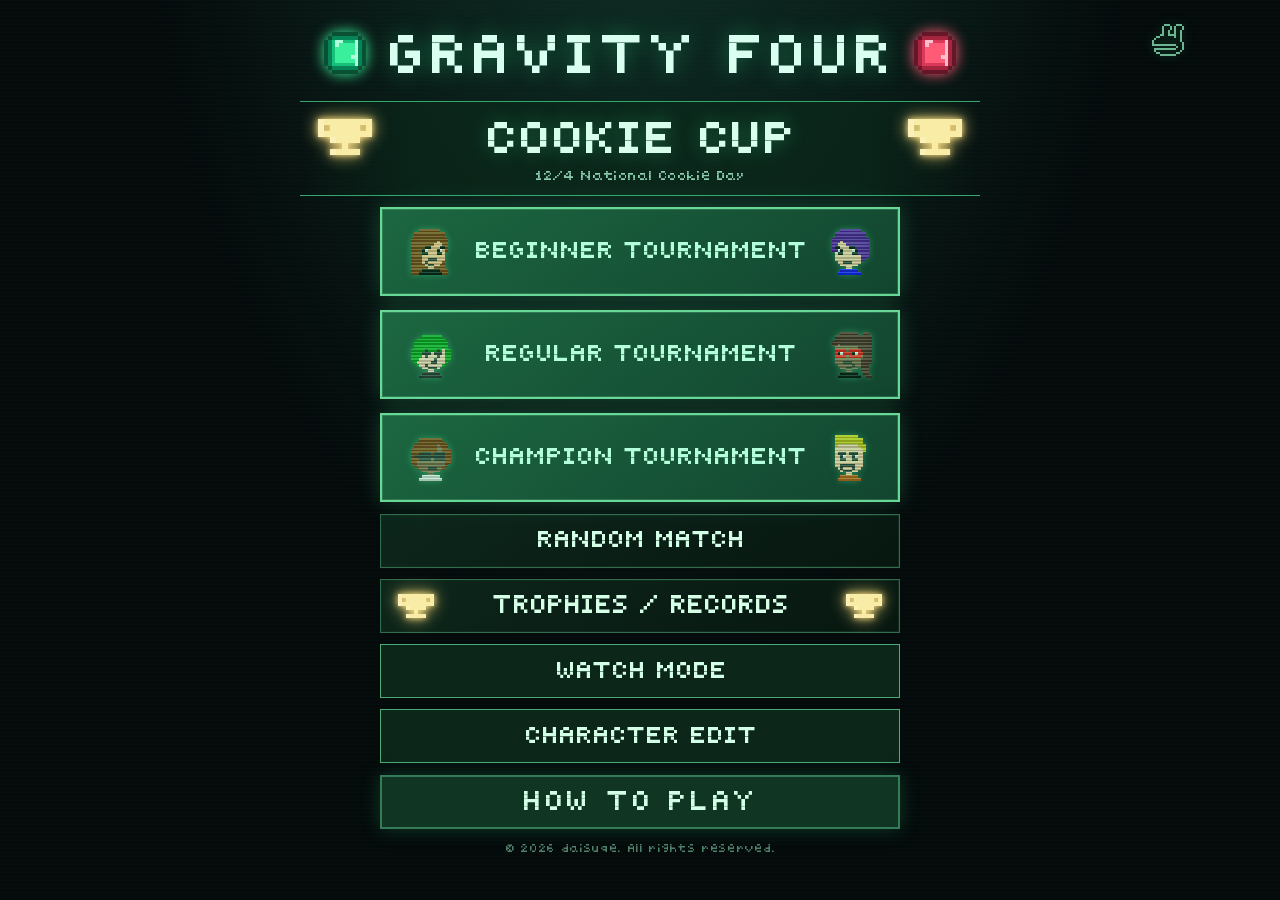
<file: index.html>
<!doctype html>
<!--
  GRAVITY FOUR
  © 2026 daisuqe. All rights reserved.
  本ゲームのソースコード、画像、音楽データ、文章の著作権は daisuqe が保有します。
  無断での複製・改変・再配布・転載を禁じます。
  Unauthorized copying, modification, redistribution, or reposting of any part of this game is prohibited.
  See LICENSE for details. / 詳しくは LICENSE を見てください。
-->
<html lang="en">
<head>
  <meta charset="utf-8">
  <meta name="viewport" content="width=device-width, initial-scale=1, viewport-fit=cover">
  <meta name="theme-color" content="#050a0b">
  <link rel="icon" type="image/png" sizes="16x16" href="favicon-16.png">
  <link rel="icon" type="image/png" sizes="32x32" href="favicon-32.png">
  <link rel="icon" type="image/png" sizes="48x48" href="favicon-48.png">
  <link rel="icon" type="image/png" sizes="192x192" href="icon-192.png">
  <link rel="apple-touch-icon" sizes="180x180" href="apple-touch-icon.png">
  <meta name="apple-mobile-web-app-title" content="GRAVITY FOUR">
  <meta name="author" content="daisuqe">
  <meta name="copyright" content="Copyright (c) 2026 daisuqe. All rights reserved.">
  <title>GRAVITY FOUR</title>
  <link rel="stylesheet" href="style.css?v=52">
</head>
<body>
  <main class="app">
    <section class="menu" id="menu" aria-label="Tournament selection">
      <button class="apps-button" id="apps-button" type="button" aria-label="App list" aria-haspopup="dialog"><canvas id="apps-icon" width="16" height="16" aria-hidden="true"></canvas></button>
      <header class="brand"><canvas class="title-crystal green" id="title-green-crystal" width="11" height="11" aria-hidden="true"></canvas><h1>GRAVITY FOUR</h1><canvas class="title-crystal red" id="title-red-crystal" width="11" height="11" aria-hidden="true"></canvas></header>
      <div class="daily-cup"><div class="cup-heading"><span class="trophy medal-gold" aria-hidden="true"></span><h2 id="daily-cup-title"></h2><span class="trophy medal-gold" aria-hidden="true"></span></div><span id="daily-cup-date"></span></div>
      <div class="tournament-list" id="tournament-list"></div>
      <button class="random-button" id="random-match" type="button">RANDOM MATCH</button>
      <button class="history-button" id="history-button" type="button"><span class="choice-trophy trophy medal-gold" aria-hidden="true"></span><span>TROPHIES / RECORDS</span><span class="choice-trophy trophy medal-gold" aria-hidden="true"></span></button>
      <button class="watch-button" id="watch-button" type="button">WATCH MODE</button>
      <button class="editor-button" id="editor-button" type="button">CHARACTER EDIT</button>
      <a class="help-button" href="help.html">HOW TO PLAY</a>
      <button class="copyright-button" id="copyright-button" type="button" aria-haspopup="dialog">© 2026 daisuqe. All rights reserved.</button>
    </section>
    <section class="editor-view" id="editor-view" aria-label="Character editor" hidden>
      <div class="editor-panel"><button class="back-button" id="editor-back" type="button"><span class="ui-arrow" aria-hidden="true"></span>MENU</button>
        <h2>CHARACTER EDIT</h2><div class="editor-layout">
          <div class="editor-preview"><div class="portrait-stack"><canvas class="portrait-layer" id="editor-skin" width="16" height="16" aria-hidden="true"></canvas><canvas class="portrait-layer" id="editor-hair" width="16" height="16" aria-hidden="true"></canvas><canvas class="portrait-layer" id="editor-cloth" width="16" height="16" aria-hidden="true"></canvas><img id="editor-eyes" alt="" width="192" height="192"><img id="editor-mouth" alt="" width="192" height="192"><img id="editor-expression" alt="" width="192" height="192"><img id="editor-tear" src="characters/tear.png" alt="" width="192" height="192" hidden></div></div><div class="editor-controls"><section class="editor-section editor-name-section"><label for="editor-name">NAME</label><input id="editor-name" type="text" maxlength="4" pattern="[A-Z]{1,4}" autocomplete="off" autocapitalize="characters" spellcheck="false" aria-label="Player name, one to four uppercase letters"></section><section class="editor-section"><h3>HAIR STYLE</h3><div class="editor-options" id="editor-hair-options" role="group" aria-label="HAIR STYLE"></div></section><section class="editor-section"><h3>EYES</h3><div class="editor-options" id="editor-eyes-options" role="group" aria-label="EYES"></div></section><section class="editor-section"><h3>MOUTH</h3><div class="editor-options" id="editor-mouth-options" role="group" aria-label="MOUTH"></div></section><section class="editor-section"><h3>HAIR COLOR</h3><div class="editor-options" id="editor-hair-color-options" role="group" aria-label="HAIR COLOR"></div></section><section class="editor-section"><h3>CLOTH COLOR</h3><div class="editor-options" id="editor-cloth-color-options" role="group" aria-label="CLOTH COLOR"></div></section><section class="editor-section"><h3>SKIN COLOR</h3><div class="editor-options" id="editor-skin-color-options" role="group" aria-label="SKIN COLOR"></div></section></div></div></div>
    </section>
    <section class="history-view" id="history-view" aria-label="Trophies and records" hidden>
      <div class="history-panel">
        <div class="history-nav"><button class="back-button" id="history-back" type="button"><span class="ui-arrow" aria-hidden="true"></span>MENU</button><div class="history-nav-links"><button class="history-open" id="ranking-open" type="button">RANK<span class="ui-arrow right" aria-hidden="true"></span></button><button class="history-open" id="history-open" type="button">HISTORY<span class="ui-arrow right" aria-hidden="true"></span></button></div></div>
        <div class="history-player-row"><span class="history-player" id="history-player"></span><button class="history-ranking" id="history-ranking" type="button" aria-label="Open the full ranking"><strong id="history-rank">—</strong><small id="history-rank-total"></small></button></div>
        <div class="history-list" id="history-list"></div>
        <p class="history-note">TODAY SHOWS YOUR BEST PLACING IN EACH LOCAL DAY.</p>
      </div>
    </section>
    <section class="history-log-view ranking-view" id="ranking-view" aria-label="Full ranking" hidden>
      <div class="history-log-panel">
        <button class="back-button" id="ranking-back" type="button"><span class="ui-arrow" aria-hidden="true"></span>RECORDS</button>
        <h2>RANKING</h2>
        <div class="history-table-wrap ranking-wrap"><table class="history-table ranking-table"><thead><tr><th scope="col">RANK</th><th scope="col">NAME</th><th scope="col">PTS</th></tr></thead><tbody id="ranking-rows"></tbody></table></div>
      </div>
    </section>
    <section class="history-log-view" id="history-log-view" aria-label="Daily tournament history" hidden>
      <div class="history-log-panel">
        <button class="back-button" id="history-log-back" type="button"><span class="ui-arrow" aria-hidden="true"></span>RECORDS</button>
        <h2>HISTORY</h2>
        <div class="history-score-total"><span>TOTAL SCORE</span><strong id="history-score-total">0</strong></div>
        <div class="history-table-wrap"><table class="history-table"><thead><tr><th scope="col">MM/DD</th><th scope="col">CUP</th><th scope="col">BEGINNER</th><th scope="col">REGULAR</th><th scope="col">CHAMPION</th><th scope="col">SCORE</th></tr></thead><tbody id="history-rows"></tbody></table></div>
        <p id="history-empty" hidden>NO RECORDS YET</p>
      </div>
    </section>
    <section class="stage" id="stage" aria-label="Gravity Four" hidden>
      <div class="match-bar"><button class="back-button" id="back" type="button"><span class="ui-arrow" aria-hidden="true"></span>MENU</button><span id="match-progress"></span></div>
      <div class="round-intro" id="round-intro" aria-live="polite" hidden><span id="round-intro-tournament" hidden></span><strong id="round-intro-title"></strong><span id="round-intro-count"></span></div>
      <div class="arena">
        <div class="board-column">
          <div class="scoreboard" id="human-card" aria-label="Four-in-a-row score">
            <p class="speech" id="speech" role="status" aria-live="polite" hidden></p><p class="speech watch-speech" id="watch-speech" role="status" aria-live="polite" hidden></p>
            <div class="player-portrait"><div class="portrait-stack" id="player-portrait-stack"><canvas class="portrait-layer" id="player-skin" width="16" height="16" aria-hidden="true"></canvas><canvas class="portrait-layer" id="player-hair" width="16" height="16" aria-hidden="true"></canvas><canvas class="portrait-layer" id="player-cloth" width="16" height="16" aria-hidden="true"></canvas><img id="player-eyes" alt="" width="150" height="150"><img id="player-mouth" alt="" width="150" height="150"><img id="player-expression" alt="" width="150" height="150" hidden><img id="player-tear" src="characters/tear.png" alt="" width="150" height="150" hidden><canvas class="portrait-tint" id="player-tint" width="64" height="64" aria-hidden="true"></canvas><canvas class="portrait-scanlines" id="player-scanlines" width="64" height="64" aria-hidden="true"></canvas></div><div class="portrait-stack watch-portrait" id="watch-portrait-stack" hidden><img id="watch-left-face" alt="" width="150" height="150"><img id="watch-left-eyes" alt="" width="150" height="150"><img id="watch-left-mouth" alt="" width="150" height="150"><img id="watch-left-expression" alt="" width="150" height="150" hidden><img id="watch-left-tear" src="characters/tear.png" alt="" width="150" height="150" hidden><canvas class="portrait-tint" id="watch-left-tint" width="64" height="64" aria-hidden="true"></canvas><canvas class="portrait-scanlines" id="watch-left-scanlines" width="64" height="64" aria-hidden="true"></canvas></div><div class="win-orbit" id="win-orbit" aria-hidden="true" hidden></div><div class="thinking" id="watch-thinking" aria-label="Thinking" hidden><i></i><i></i><i></i><i></i></div></div>
            <div class="enemy-portrait"><div class="portrait-stack"><img id="opponent-face" alt="" width="150" height="150"><img id="opponent-eyes" alt="" width="150" height="150"><img id="opponent-mouth" alt="" width="150" height="150"><img id="opponent-expression" alt="" width="150" height="150" hidden><img id="opponent-tear" src="characters/tear.png" alt="" width="150" height="150" hidden><canvas class="portrait-tint" id="opponent-tint" width="64" height="64" aria-hidden="true"></canvas><canvas class="portrait-scanlines" id="opponent-scanlines" width="64" height="64" aria-hidden="true"></canvas></div><div class="win-orbit enemy-win-orbit" id="enemy-win-orbit" aria-hidden="true" hidden></div><div class="thinking" id="thinking" aria-label="Thinking" hidden><i></i><i></i><i></i><i></i></div></div>
            <span class="score-you" id="score-player-name">YOU</span><strong id="human-score">0</strong><span class="score-dash">-</span><strong id="com-score">0</strong><span id="score-opponent-name"></span>
          </div>
          <div class="board-frame" id="board-frame">
            <div class="board" id="board" role="grid" aria-label="Nine columns by nine rows crystal board"><canvas class="board-art" id="board-art" width="288" height="288" aria-hidden="true"></canvas></div>
          </div>
          <div class="result-area"><button class="result" id="result" type="button" aria-live="polite" hidden></button></div>
        </div>
      </div>
      <button class="continue-overlay" id="continue-overlay" type="button" aria-label="Continue to tournament update" hidden></button>
      <div class="match-confetti" id="match-confetti" aria-hidden="true" hidden></div>
      <div class="victory-effect" id="victory-effect" aria-hidden="true" hidden>
        <div class="victory-particles" id="victory-particles"></div>
        <div class="victory-message"><div class="champion-halo" aria-hidden="true"></div><img class="victory-trophy" src="trophy.svg" alt="" width="180" height="120"><span id="victory-kicker"></span><strong id="victory-title"></strong><span id="victory-subtitle"></span></div>
        <div class="victory-player"><div class="portrait-stack"><canvas class="portrait-layer" id="victory-player-skin" width="16" height="16" aria-hidden="true"></canvas><canvas class="portrait-layer" id="victory-player-hair" width="16" height="16" aria-hidden="true"></canvas><canvas class="portrait-layer" id="victory-player-cloth" width="16" height="16" aria-hidden="true"></canvas><img id="victory-player-eyes" alt="" width="120" height="120"><img id="victory-player-mouth" alt="" width="120" height="120"><img id="victory-player-expression" alt="" width="120" height="120" hidden><img id="victory-player-tear" src="characters/tear.png" alt="" width="120" height="120" hidden><canvas class="portrait-tint" id="victory-player-tint" width="64" height="64" aria-hidden="true"></canvas><canvas class="portrait-scanlines" id="victory-player-scanlines" width="64" height="64" aria-hidden="true"></canvas></div></div>
        <div class="victory-opponent"><p id="victory-opponent-line"></p><div class="portrait-stack"><img id="victory-opponent-face" alt="" width="96" height="96"><img id="victory-opponent-expression" alt="" width="96" height="96"><img id="victory-opponent-tear" src="characters/tear.png" alt="" width="96" height="96" hidden><canvas class="portrait-tint" id="victory-opponent-tint" width="64" height="64" aria-hidden="true"></canvas><canvas class="portrait-scanlines" id="victory-opponent-scanlines" width="64" height="64" aria-hidden="true"></canvas></div></div>
      </div>
      <section class="tournament-recap" id="tournament-recap" aria-label="Tournament standings" hidden>
        <div class="recap-card"><div class="recap-head"><span class="eyebrow">TOURNAMENT UPDATE</span><h2 id="recap-title"></h2><p id="recap-subtitle"></p></div><div class="recap-battles" id="recap-battles" hidden></div><div class="bracket-crowning" id="bracket-crowning" hidden><div class="bracket-confetti" id="bracket-confetti"></div><img src="trophy.svg" alt="" width="90" height="60"><div class="crowning-center"><strong id="bracket-crowning-name"></strong><div class="crowning-portrait portrait-stack" aria-hidden="true"><img id="bracket-champion-face" alt="" width="160" height="160"><img id="bracket-champion-expression" alt="" width="160" height="160"><canvas class="portrait-tint" id="bracket-champion-tint" width="64" height="64"></canvas><canvas class="portrait-scanlines" id="bracket-champion-scanlines" width="64" height="64"></canvas><div class="crown-player" id="bracket-champion-player" hidden><canvas class="portrait-layer" id="bracket-champion-player-skin" width="16" height="16"></canvas><canvas class="portrait-layer" id="bracket-champion-player-hair" width="16" height="16"></canvas><canvas class="portrait-layer" id="bracket-champion-player-cloth" width="16" height="16"></canvas><img id="bracket-champion-player-eyes" alt="" width="150" height="150"><img id="bracket-champion-player-mouth" alt="" width="150" height="150"><img id="bracket-champion-player-expression" alt="" width="150" height="150" hidden><img id="bracket-champion-player-tear" src="characters/tear.png" alt="" width="150" height="150" hidden><canvas class="portrait-tint" id="bracket-champion-player-tint" width="64" height="64"></canvas><canvas class="portrait-scanlines" id="bracket-champion-player-scanlines" width="64" height="64"></canvas></div></div></div><img src="trophy.svg" alt="" width="90" height="60"></div><div class="bracket-rounds" id="bracket-rounds"></div><div class="match-actions" id="match-actions" hidden><button id="next-match" type="button"></button><button id="menu-after" type="button">MENU</button></div></div>
      </section>
      <div class="leave-confirm" id="leave-confirm" role="dialog" aria-modal="true" aria-labelledby="leave-confirm-text" hidden><div class="leave-confirm-card"><p id="leave-confirm-text">トーナメントワ サイショカラニナリマス ヨロシイデスカ</p><div class="leave-confirm-actions"><button id="leave-yes" type="button">YES</button><button id="leave-no" type="button">NO</button></div></div></div>
    </section>
  </main>
  <button class="place-button" id="place" type="button" disabled>PLACE</button>
  <div class="apps-dialog" id="apps-dialog" role="dialog" aria-modal="true" aria-labelledby="apps-dialog-text" hidden><div class="apps-dialog-panel"><p class="apps-dialog-text" id="apps-dialog-text"></p><div class="apps-dialog-actions"><button id="apps-yes" type="button">Yes</button><button id="apps-no" type="button">No</button></div></div></div>
  <div class="license-dialog" id="license-dialog" role="dialog" aria-modal="true" aria-labelledby="license-title" hidden><div class="license-card"><h2 id="license-title">LICENSE</h2><pre class="license-text" id="license-text" tabindex="0">Copyright (c) 2026 daisuqe. All rights reserved.

This game ("GRAVITY FOUR"), including its source code, graphics, music data, and
text, is the property of the copyright holder. No license is granted to copy,
modify, distribute, sublicense, sell, or publish any part of it, in source or
compiled form, without prior written permission from the copyright holder.

You may play the game as published at its official page.

本ゲーム「GRAVITY FOUR」(ソースコード、画像、音楽データ、文章を含む)の著作権は、
daisuqe が保有します。著作権者の事前の書面による許可なく、全部または一部を、
複製、改変、再配布、転載、販売、公開することを禁じます。

公式に公開されているページで、遊ぶことは自由です。</pre><button class="license-close" id="license-close" type="button">CLOSE</button></div></div>
  <script src="characters.js?v=5"></script>
  <script src="player.js?v=4"></script>
  <script src="daily-cups.js"></script>
  <script src="voice.js?v=3"></script>
  <script src="audio.js?v=8"></script>
  <script src="game.js?v=28"></script>
</body>
</html>
</file>
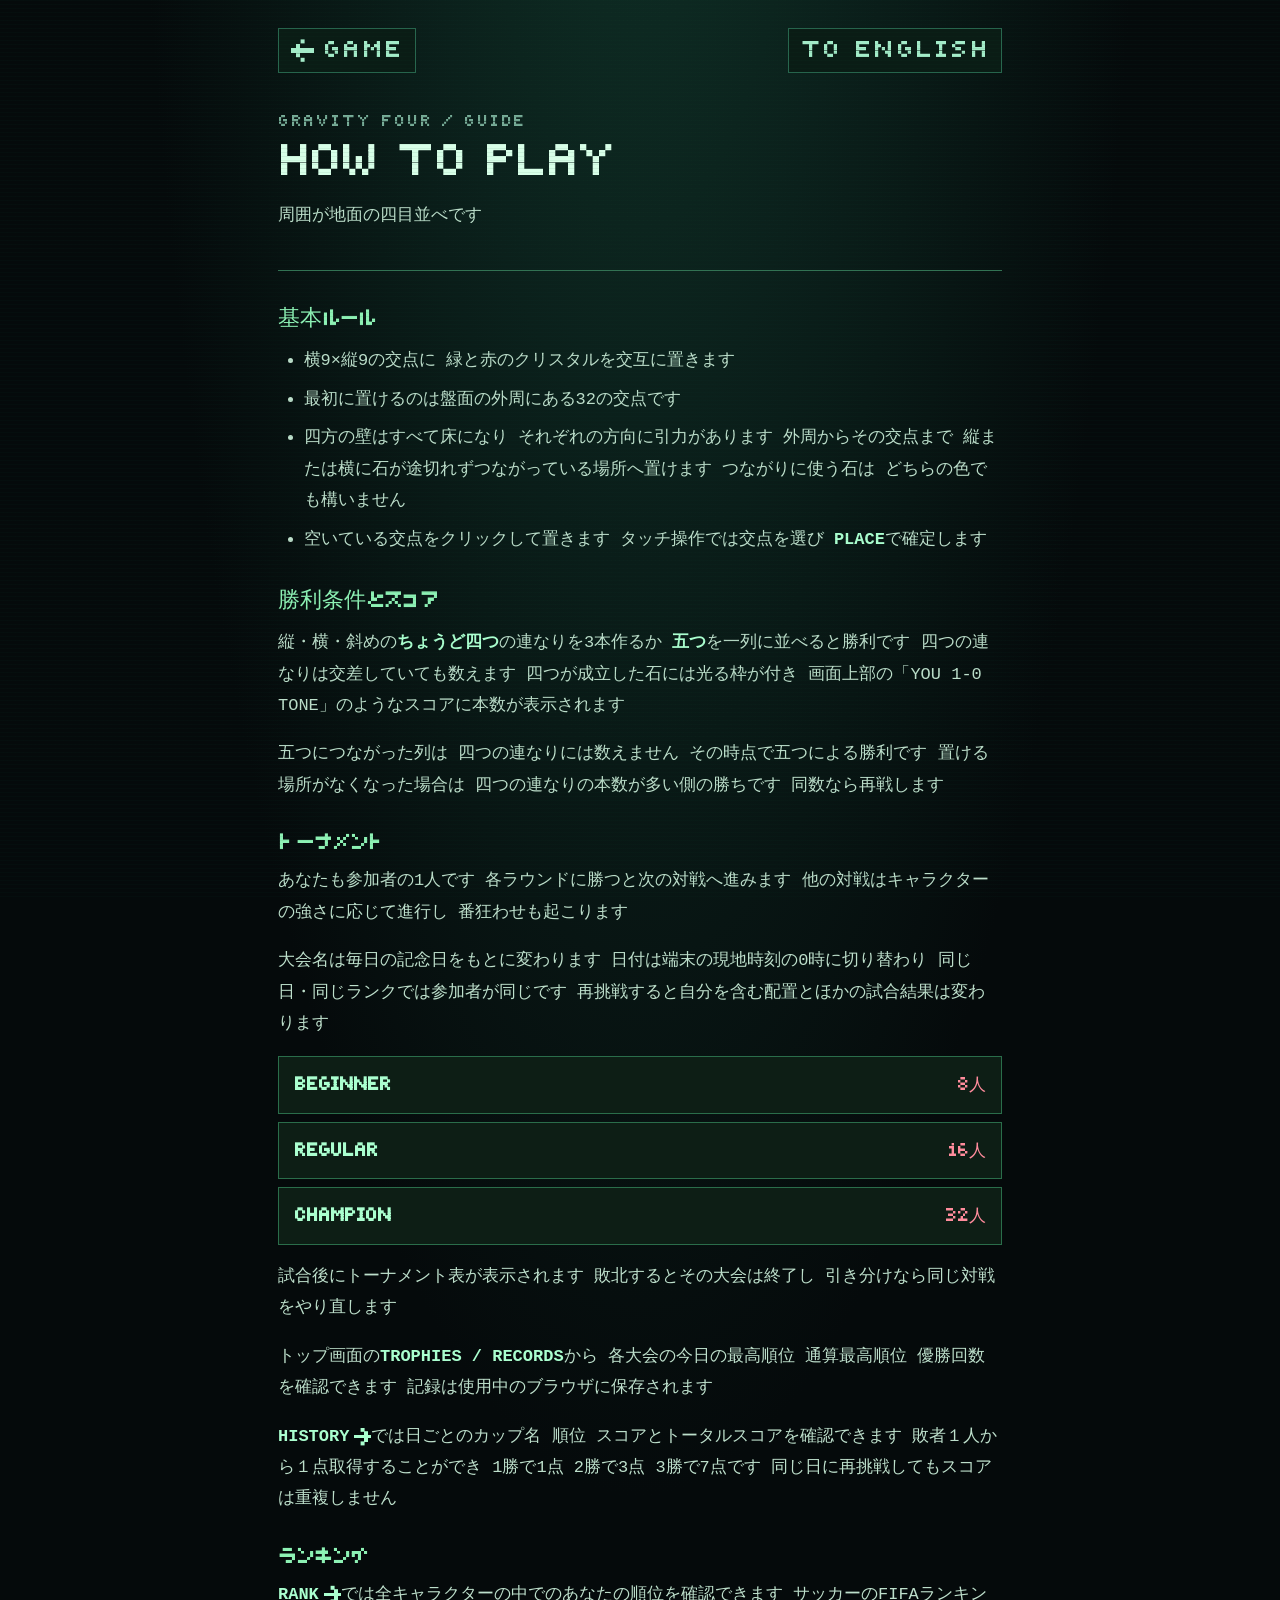
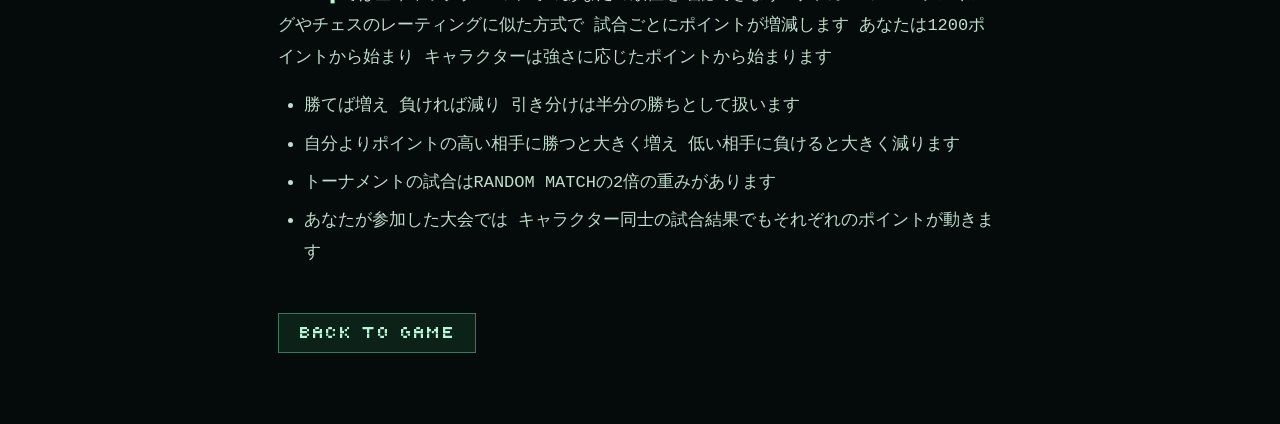
<file: help.html>
<!doctype html>
<html lang="ja">
<head>
  <meta charset="utf-8">
  <meta name="viewport" content="width=device-width, initial-scale=1, viewport-fit=cover">
  <meta name="theme-color" content="#050a0b">
  <link rel="icon" type="image/png" sizes="16x16" href="favicon-16.png">
  <link rel="icon" type="image/png" sizes="32x32" href="favicon-32.png">
  <link rel="icon" type="image/png" sizes="48x48" href="favicon-48.png">
  <link rel="icon" type="image/png" sizes="192x192" href="icon-192.png">
  <link rel="apple-touch-icon" sizes="180x180" href="apple-touch-icon.png">
  <meta name="apple-mobile-web-app-title" content="GRAVITY FOUR">
  <title>HOW TO PLAY — GRAVITY FOUR</title>
  <script>try{if(localStorage.getItem('gravityfour-lang')==='en')document.documentElement.lang='en';}catch{}</script>
  <link rel="stylesheet" href="style.css?v=52">
</head>
<body>
  <main class="help-page">
    <div class="help-topbar"><a class="back-button help-back" href="index.html"><span class="ui-arrow" aria-hidden="true"></span>GAME</a><button class="back-button help-lang" id="help-lang" type="button"><span data-lang="ja">TO ENGLISH</span><span data-lang="en">TO JAPANESE</span></button></div>
    <header class="help-header"><span class="eyebrow">GRAVITY FOUR / GUIDE</span><h1>HOW TO PLAY</h1><p data-lang="ja">周囲が地面の四目並べです</p><p data-lang="en">Connect four where every edge is the ground.</p></header>
    <div data-lang="ja">
    <section class="help-section">
      <h2>基本ルール</h2>
      <ul>
        <li>横9×縦9の交点に 緑と赤のクリスタルを交互に置きます</li>
        <li>最初に置けるのは盤面の外周にある32の交点です</li>
        <li>四方の壁はすべて床になり それぞれの方向に引力があります 外周からその交点まで 縦または横に石が途切れずつながっている場所へ置けます つながりに使う石は どちらの色でも構いません</li>
        <li>空いている交点をクリックして置きます タッチ操作では交点を選び <strong>PLACE</strong>で確定します</li>
</ul>
</section>
    <section class="help-section">
      <h2>勝利条件とスコア</h2>
      <p>縦・横・斜めの<strong>ちょうど四つ</strong>の連なりを3本作るか <strong>五つ</strong>を一列に並べると勝利です 四つの連なりは交差していても数えます 四つが成立した石には光る枠が付き 画面上部の「YOU 1-0 TONE」のようなスコアに本数が表示されます</p>
      <p>五つにつながった列は 四つの連なりには数えません その時点で五つによる勝利です 置ける場所がなくなった場合は 四つの連なりの本数が多い側の勝ちです 同数なら再戦します</p>
</section>
    <section class="help-section">
      <h2>トーナメント</h2>
      <p>あなたも参加者の1人です 各ラウンドに勝つと次の対戦へ進みます 他の対戦はキャラクターの強さに応じて進行し 番狂わせも起こります</p>
      <p>大会名は毎日の記念日をもとに変わります 日付は端末の現地時刻の0時に切り替わり 同じ日・同じランクでは参加者が同じです 再挑戦すると自分を含む配置とほかの試合結果は変わります</p>
      <div class="help-tournaments">
        <div><strong>BEGINNER</strong><span>8人</span></div>
        <div><strong>REGULAR</strong><span>16人</span></div>
        <div><strong>CHAMPION</strong><span>32人</span></div>
</div>
      <p>試合後にトーナメント表が表示されます 敗北するとその大会は終了し 引き分けなら同じ対戦をやり直します</p>
      <p>トップ画面の<strong>TROPHIES / RECORDS</strong>から 各大会の今日の最高順位 通算最高順位 優勝回数を確認できます 記録は使用中のブラウザに保存されます</p>
      <p><strong class="inline-arrow-label">HISTORY <span class="ui-arrow right" aria-hidden="true"></span></strong>では日ごとのカップ名 順位 スコアとトータルスコアを確認できます 敗者１人から１点取得することができ 1勝で1点 2勝で3点 3勝で7点です 同じ日に再挑戦してもスコアは重複しません</p>
</section>
    <section class="help-section">
      <h2>ランキング</h2>
      <p><strong class="inline-arrow-label">RANK <span class="ui-arrow right" aria-hidden="true"></span></strong>では全キャラクターの中でのあなたの順位を確認できます サッカーのFIFAランキングやチェスのレーティングに似た方式で 試合ごとにポイントが増減します あなたは1200ポイントから始まり キャラクターは強さに応じたポイントから始まります</p>
      <ul>
        <li>勝てば増え 負ければ減り 引き分けは半分の勝ちとして扱います</li>
        <li>自分よりポイントの高い相手に勝つと大きく増え 低い相手に負けると大きく減ります</li>
        <li>トーナメントの試合はRANDOM MATCHの2倍の重みがあります</li>
        <li>あなたが参加した大会では キャラクター同士の試合結果でもそれぞれのポイントが動きます</li>
</ul>
</section>
    </div>
    <div data-lang="en">
    <section class="help-section">
      <h2>BASIC RULES</h2>
      <ul>
        <li>Players take turns placing green and red crystals on the intersections of a 9 × 9 grid.</li>
        <li>At the start, only the 32 intersections along the outer edge are open.</li>
        <li>All four walls act as floors, each pulling in its own direction. You can place a crystal on an intersection when an unbroken line of stones connects it to the edge, either vertically or horizontally. Stones of either color count toward that line.</li>
        <li>Click an empty intersection to place a crystal. On touch screens, select an intersection and confirm with <strong>PLACE</strong>.</li>
</ul>
</section>
    <section class="help-section">
      <h2>WINNING AND SCORE</h2>
      <p>You win by making three lines of <strong>exactly four</strong> in a row (vertical, horizontal, or diagonal), or by lining up <strong>five</strong> in a row. Lines of four count even when they cross. Stones in a completed four get a glowing frame, and the number of fours appears in the score at the top, such as “YOU 1-0 TONE”.</p>
      <p>A line of five does not count as a four; it wins the match on the spot. If no open intersections remain, the side with more fours wins. If the count is tied, the match is replayed.</p>
</section>
    <section class="help-section">
      <h2>TOURNAMENTS</h2>
      <p>You are one of the entrants. Win a round to move on to the next match. The other matches are decided by each character’s strength, and upsets can happen.</p>
      <p>The cup name changes every day based on that day’s observance. The day switches at midnight in your device’s local time, and the entrants are the same for the same day and rank. When you try again, the bracket positions, including yours, and the other match results change.</p>
      <div class="help-tournaments">
        <div><strong>BEGINNER</strong><span>8 PLAYERS</span></div>
        <div><strong>REGULAR</strong><span>16 PLAYERS</span></div>
        <div><strong>CHAMPION</strong><span>32 PLAYERS</span></div>
</div>
      <p>The bracket appears after each match. A loss ends that tournament, and a draw replays the same match.</p>
      <p>From <strong>TROPHIES / RECORDS</strong> on the title screen, you can check today’s best placing, your all-time best placing, and your number of titles for each tournament. Records are saved in the browser you are using.</p>
      <p><strong class="inline-arrow-label">HISTORY <span class="ui-arrow right" aria-hidden="true"></span></strong> shows each day’s cup name, placings, and score, along with your total score. You earn 1 point for each player who loses to you, so 1 win is 1 point, 2 wins are 3 points, and 3 wins are 7 points. Playing again on the same day does not add points twice.</p>
</section>
    <section class="help-section">
      <h2>RANKING</h2>
      <p><strong class="inline-arrow-label">RANK <span class="ui-arrow right" aria-hidden="true"></span></strong> shows where you stand among all the characters. It works like the FIFA World Ranking in soccer or a chess rating: points go up or down after every match. You start at 1200 points, and each character starts at a value based on their strength.</p>
      <ul>
        <li>A win adds points, a loss removes them, and a draw counts as half a win.</li>
        <li>Beating an opponent rated above you earns more, and losing to one rated below you costs more.</li>
        <li>Tournament matches count twice as much as a RANDOM MATCH.</li>
        <li>In tournaments you enter, matches between characters also move their points.</li>
</ul>
</section>
    </div>
    <a class="help-button help-bottom" href="index.html">BACK TO GAME</a>
</main>
<script src="audio.js?v=8"></script>
<script>
  window.GravityFourAudio.setMusic('bracket');
  document.getElementById('help-lang').addEventListener('click',()=>{
    const lang=document.documentElement.lang==='en'?'ja':'en';
    document.documentElement.lang=lang;
    try{localStorage.setItem('gravityfour-lang',lang);}catch{}
  });
</script>
</body>
</html>
</file>
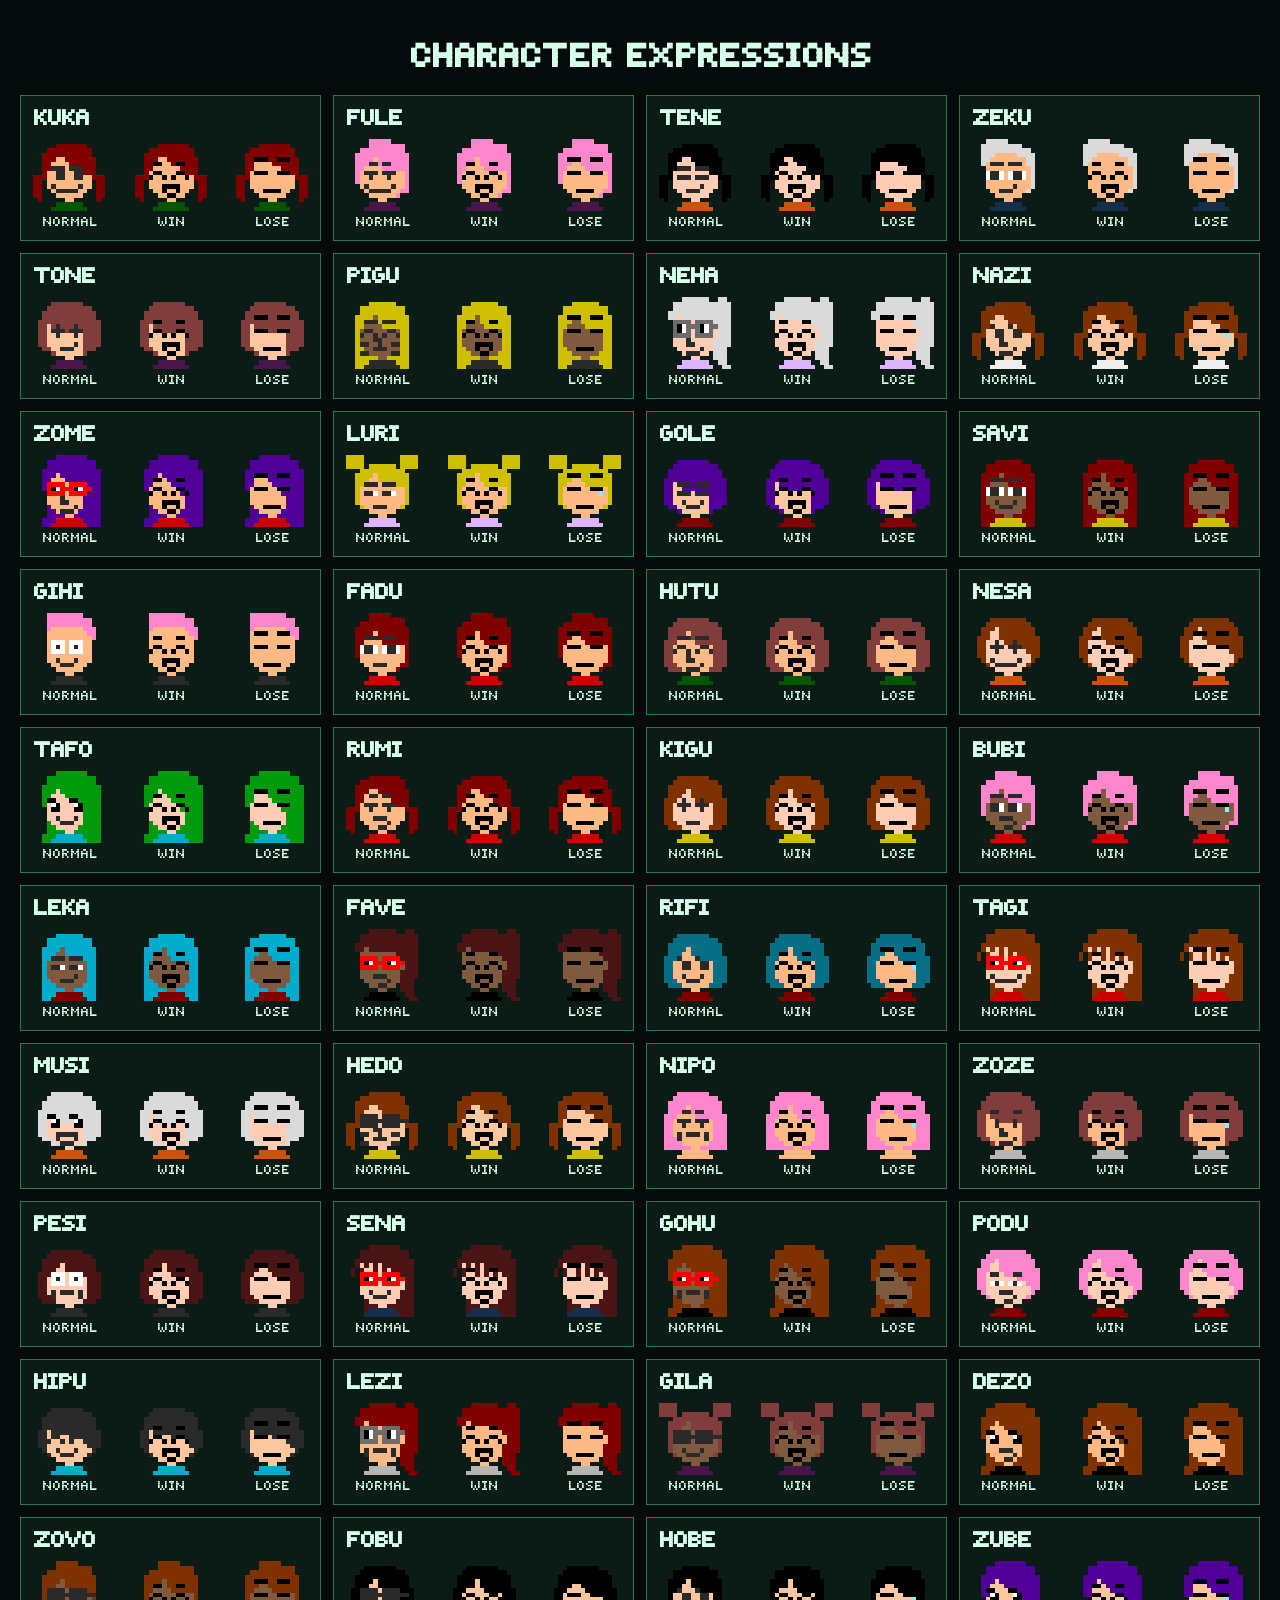
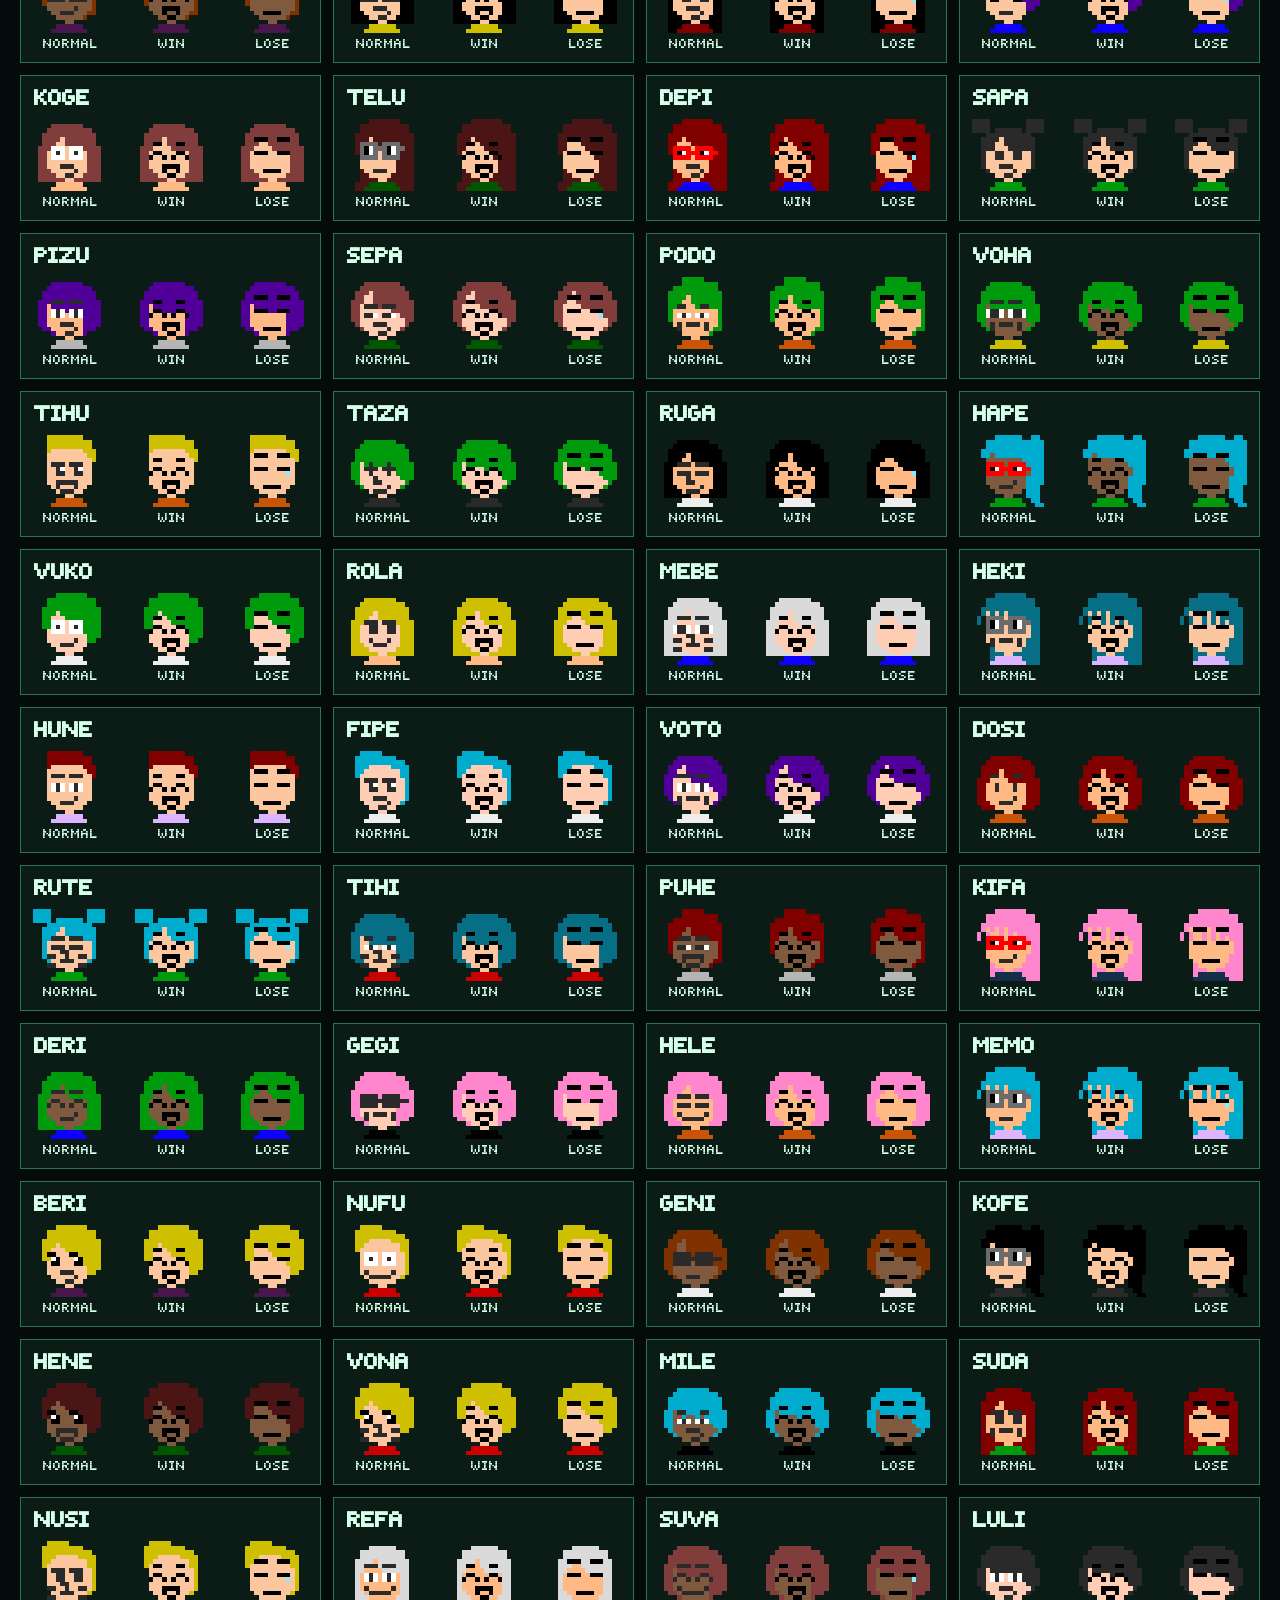
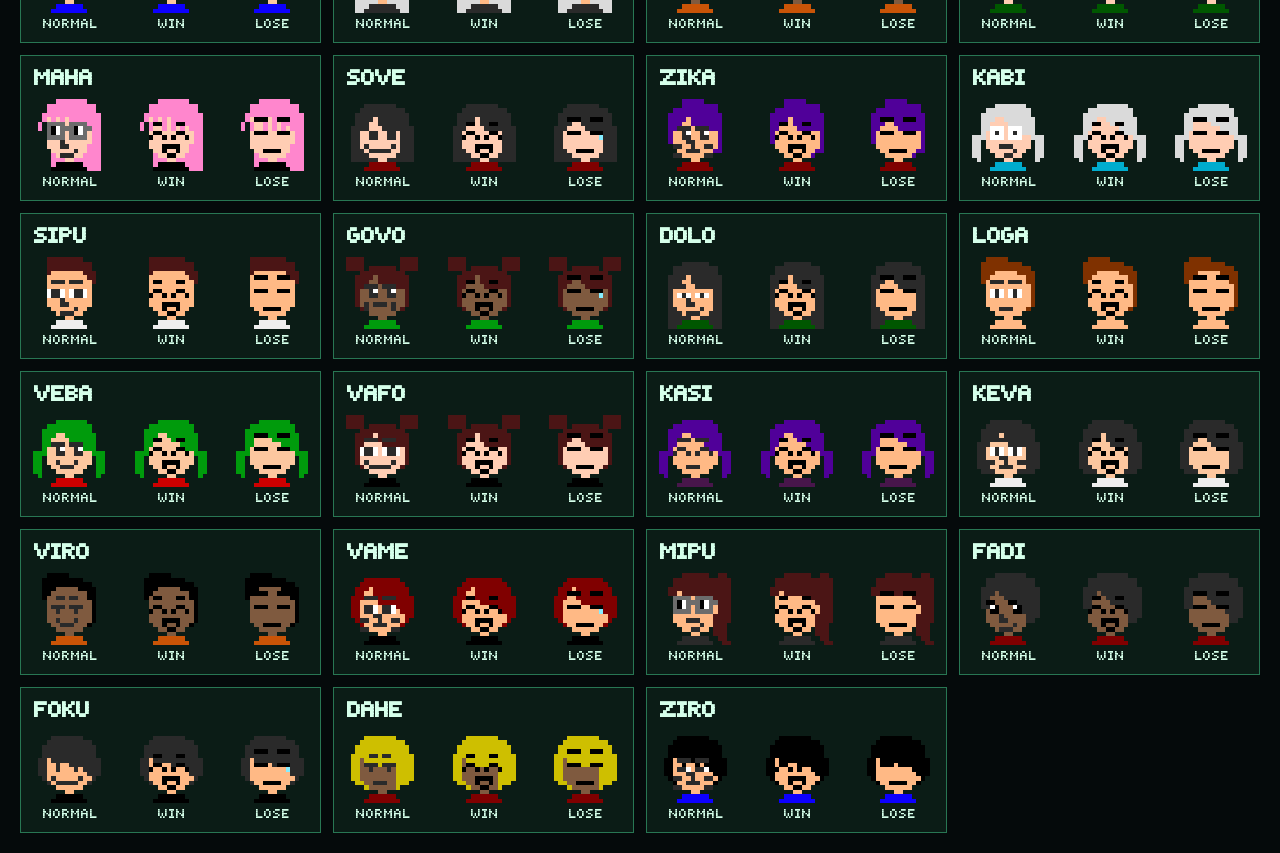
<file: data/GRAVITYFOUR-characters/gallery.html>
<!doctype html><html lang="ja"><head><meta charset="utf-8"><meta name="viewport" content="width=device-width,initial-scale=1"><title>CHARACTER EXPRESSIONS</title><style>@font-face{font-family:yodaka;src:url("../../yodaka.woff")}*{box-sizing:border-box}body{margin:0;padding:20px;background:#050a0b;color:#d5ffea;font-family:yodaka,monospace}h1{text-align:center;font-size:32px}main{display:grid;grid-template-columns:repeat(auto-fill,minmax(260px,1fr));gap:12px}article{padding:12px;border:1px solid #287653;background:#0b1c16}h2{margin:0 0 10px;font-size:21px}.states{display:flex;justify-content:space-between;gap:8px}.state{text-align:center;font-size:12px}.portrait{position:relative;width:72px;height:72px;margin-bottom:5px}.portrait img{position:absolute;inset:0;width:100%;height:100%;image-rendering:pixelated}</style></head><body><h1>CHARACTER EXPRESSIONS</h1><main><article><h2>KUKA</h2><div class="states"><div class="state"><div class="portrait"><img src="../../characters/KUKA.png" alt=""><img src="../../characters/player-parts/eye2.png" alt=""><img src="../../characters/player-parts/mouth2.png" alt=""></div><span>NORMAL</span></div><div class="state"><div class="portrait"><img src="../../characters/KUKA.png" alt=""><img src="../../characters/win.png" alt=""></div><span>WIN</span></div><div class="state"><div class="portrait"><img src="../../characters/KUKA.png" alt=""><img src="../../characters/lose.png" alt=""></div><span>LOSE</span></div></div></article><article><h2>FULE</h2><div class="states"><div class="state"><div class="portrait"><img src="../../characters/FULE.png" alt=""><img src="../../characters/player-parts/eye8.png" alt=""><img src="../../characters/player-parts/mouth2.png" alt=""></div><span>NORMAL</span></div><div class="state"><div class="portrait"><img src="../../characters/FULE.png" alt=""><img src="../../characters/win.png" alt=""></div><span>WIN</span></div><div class="state"><div class="portrait"><img src="../../characters/FULE.png" alt=""><img src="../../characters/lose.png" alt=""></div><span>LOSE</span></div></div></article><article><h2>TENE</h2><div class="states"><div class="state"><div class="portrait"><img src="../../characters/TENE.png" alt=""><img src="../../characters/player-parts/eye4.png" alt=""><img src="../../characters/player-parts/mouth4.png" alt=""></div><span>NORMAL</span></div><div class="state"><div class="portrait"><img src="../../characters/TENE.png" alt=""><img src="../../characters/win.png" alt=""></div><span>WIN</span></div><div class="state"><div class="portrait"><img src="../../characters/TENE.png" alt=""><img src="../../characters/lose.png" alt=""></div><span>LOSE</span></div></div></article><article><h2>ZEKU</h2><div class="states"><div class="state"><div class="portrait"><img src="../../characters/ZEKU.png" alt=""><img src="../../characters/player-parts/eye11.png" alt=""><img src="../../characters/player-parts/mouth4.png" alt=""></div><span>NORMAL</span></div><div class="state"><div class="portrait"><img src="../../characters/ZEKU.png" alt=""><img src="../../characters/win.png" alt=""></div><span>WIN</span></div><div class="state"><div class="portrait"><img src="../../characters/ZEKU.png" alt=""><img src="../../characters/lose.png" alt=""></div><span>LOSE</span></div></div></article><article><h2>TONE</h2><div class="states"><div class="state"><div class="portrait"><img src="../../characters/TONE.png" alt=""><img src="../../characters/player-parts/eye7.png" alt=""><img src="../../characters/player-parts/mouth4.png" alt=""></div><span>NORMAL</span></div><div class="state"><div class="portrait"><img src="../../characters/TONE.png" alt=""><img src="../../characters/win.png" alt=""></div><span>WIN</span></div><div class="state"><div class="portrait"><img src="../../characters/TONE.png" alt=""><img src="../../characters/lose.png" alt=""></div><span>LOSE</span></div></div></article><article><h2>PIGU</h2><div class="states"><div class="state"><div class="portrait"><img src="../../characters/PIGU.png" alt=""><img src="../../characters/player-parts/eye5.png" alt=""><img src="../../characters/player-parts/mouth10.png" alt=""></div><span>NORMAL</span></div><div class="state"><div class="portrait"><img src="../../characters/PIGU.png" alt=""><img src="../../characters/win.png" alt=""></div><span>WIN</span></div><div class="state"><div class="portrait"><img src="../../characters/PIGU.png" alt=""><img src="../../characters/lose.png" alt=""></div><span>LOSE</span></div></div></article><article><h2>NEHA</h2><div class="states"><div class="state"><div class="portrait"><img src="../../characters/NEHA.png" alt=""><img src="../../characters/player-parts/eye16.png" alt=""><img src="../../characters/player-parts/mouth3.png" alt=""></div><span>NORMAL</span></div><div class="state"><div class="portrait"><img src="../../characters/NEHA.png" alt=""><img src="../../characters/win.png" alt=""></div><span>WIN</span></div><div class="state"><div class="portrait"><img src="../../characters/NEHA.png" alt=""><img src="../../characters/lose.png" alt=""></div><span>LOSE</span></div></div></article><article><h2>NAZI</h2><div class="states"><div class="state"><div class="portrait"><img src="../../characters/NAZI.png" alt=""><img src="../../characters/player-parts/eye3.png" alt=""><img src="../../characters/player-parts/mouth3.png" alt=""></div><span>NORMAL</span></div><div class="state"><div class="portrait"><img src="../../characters/NAZI.png" alt=""><img src="../../characters/win.png" alt=""></div><span>WIN</span></div><div class="state"><div class="portrait"><img src="../../characters/NAZI.png" alt=""><img src="../../characters/lose.png" alt=""><img src="../../characters/tear.png" alt=""></div><span>LOSE</span></div></div></article><article><h2>ZOME</h2><div class="states"><div class="state"><div class="portrait"><img src="../../characters/ZOME.png" alt=""><img src="../../characters/player-parts/eye17.png" alt=""><img src="../../characters/player-parts/mouth3.png" alt=""></div><span>NORMAL</span></div><div class="state"><div class="portrait"><img src="../../characters/ZOME.png" alt=""><img src="../../characters/win.png" alt=""></div><span>WIN</span></div><div class="state"><div class="portrait"><img src="../../characters/ZOME.png" alt=""><img src="../../characters/lose.png" alt=""></div><span>LOSE</span></div></div></article><article><h2>LURI</h2><div class="states"><div class="state"><div class="portrait"><img src="../../characters/LURI.png" alt=""><img src="../../characters/player-parts/eye14.png" alt=""><img src="../../characters/player-parts/mouth5.png" alt=""></div><span>NORMAL</span></div><div class="state"><div class="portrait"><img src="../../characters/LURI.png" alt=""><img src="../../characters/win.png" alt=""></div><span>WIN</span></div><div class="state"><div class="portrait"><img src="../../characters/LURI.png" alt=""><img src="../../characters/lose.png" alt=""><img src="../../characters/tear.png" alt=""></div><span>LOSE</span></div></div></article><article><h2>GOLE</h2><div class="states"><div class="state"><div class="portrait"><img src="../../characters/GOLE.png" alt=""><img src="../../characters/player-parts/eye4.png" alt=""><img src="../../characters/player-parts/mouth1.png" alt=""></div><span>NORMAL</span></div><div class="state"><div class="portrait"><img src="../../characters/GOLE.png" alt=""><img src="../../characters/win.png" alt=""></div><span>WIN</span></div><div class="state"><div class="portrait"><img src="../../characters/GOLE.png" alt=""><img src="../../characters/lose.png" alt=""></div><span>LOSE</span></div></div></article><article><h2>SAVI</h2><div class="states"><div class="state"><div class="portrait"><img src="../../characters/SAVI.png" alt=""><img src="../../characters/player-parts/eye11.png" alt=""><img src="../../characters/player-parts/mouth1.png" alt=""></div><span>NORMAL</span></div><div class="state"><div class="portrait"><img src="../../characters/SAVI.png" alt=""><img src="../../characters/win.png" alt=""></div><span>WIN</span></div><div class="state"><div class="portrait"><img src="../../characters/SAVI.png" alt=""><img src="../../characters/lose.png" alt=""></div><span>LOSE</span></div></div></article><article><h2>GIHI</h2><div class="states"><div class="state"><div class="portrait"><img src="../../characters/GIHI.png" alt=""><img src="../../characters/player-parts/eye9.png" alt=""><img src="../../characters/player-parts/mouth1.png" alt=""></div><span>NORMAL</span></div><div class="state"><div class="portrait"><img src="../../characters/GIHI.png" alt=""><img src="../../characters/win.png" alt=""></div><span>WIN</span></div><div class="state"><div class="portrait"><img src="../../characters/GIHI.png" alt=""><img src="../../characters/lose.png" alt=""></div><span>LOSE</span></div></div></article><article><h2>FADU</h2><div class="states"><div class="state"><div class="portrait"><img src="../../characters/FADU.png" alt=""><img src="../../characters/player-parts/eye11.png" alt=""><img src="../../characters/player-parts/mouth5.png" alt=""></div><span>NORMAL</span></div><div class="state"><div class="portrait"><img src="../../characters/FADU.png" alt=""><img src="../../characters/win.png" alt=""></div><span>WIN</span></div><div class="state"><div class="portrait"><img src="../../characters/FADU.png" alt=""><img src="../../characters/lose.png" alt=""></div><span>LOSE</span></div></div></article><article><h2>HUTU</h2><div class="states"><div class="state"><div class="portrait"><img src="../../characters/HUTU.png" alt=""><img src="../../characters/player-parts/eye5.png" alt=""><img src="../../characters/player-parts/mouth3.png" alt=""></div><span>NORMAL</span></div><div class="state"><div class="portrait"><img src="../../characters/HUTU.png" alt=""><img src="../../characters/win.png" alt=""></div><span>WIN</span></div><div class="state"><div class="portrait"><img src="../../characters/HUTU.png" alt=""><img src="../../characters/lose.png" alt=""></div><span>LOSE</span></div></div></article><article><h2>NESA</h2><div class="states"><div class="state"><div class="portrait"><img src="../../characters/NESA.png" alt=""><img src="../../characters/player-parts/eye7.png" alt=""><img src="../../characters/player-parts/mouth2.png" alt=""></div><span>NORMAL</span></div><div class="state"><div class="portrait"><img src="../../characters/NESA.png" alt=""><img src="../../characters/win.png" alt=""></div><span>WIN</span></div><div class="state"><div class="portrait"><img src="../../characters/NESA.png" alt=""><img src="../../characters/lose.png" alt=""></div><span>LOSE</span></div></div></article><article><h2>TAFO</h2><div class="states"><div class="state"><div class="portrait"><img src="../../characters/TAFO.png" alt=""><img src="../../characters/player-parts/eye18.png" alt=""><img src="../../characters/player-parts/mouth1.png" alt=""></div><span>NORMAL</span></div><div class="state"><div class="portrait"><img src="../../characters/TAFO.png" alt=""><img src="../../characters/win.png" alt=""></div><span>WIN</span></div><div class="state"><div class="portrait"><img src="../../characters/TAFO.png" alt=""><img src="../../characters/lose.png" alt=""></div><span>LOSE</span></div></div></article><article><h2>RUMI</h2><div class="states"><div class="state"><div class="portrait"><img src="../../characters/RUMI.png" alt=""><img src="../../characters/player-parts/eye8.png" alt=""><img src="../../characters/player-parts/mouth9.png" alt=""></div><span>NORMAL</span></div><div class="state"><div class="portrait"><img src="../../characters/RUMI.png" alt=""><img src="../../characters/win.png" alt=""></div><span>WIN</span></div><div class="state"><div class="portrait"><img src="../../characters/RUMI.png" alt=""><img src="../../characters/lose.png" alt=""></div><span>LOSE</span></div></div></article><article><h2>KIGU</h2><div class="states"><div class="state"><div class="portrait"><img src="../../characters/KIGU.png" alt=""><img src="../../characters/player-parts/eye7.png" alt=""><img src="../../characters/player-parts/mouth5.png" alt=""></div><span>NORMAL</span></div><div class="state"><div class="portrait"><img src="../../characters/KIGU.png" alt=""><img src="../../characters/win.png" alt=""></div><span>WIN</span></div><div class="state"><div class="portrait"><img src="../../characters/KIGU.png" alt=""><img src="../../characters/lose.png" alt=""></div><span>LOSE</span></div></div></article><article><h2>BUBI</h2><div class="states"><div class="state"><div class="portrait"><img src="../../characters/BUBI.png" alt=""><img src="../../characters/player-parts/eye15.png" alt=""><img src="../../characters/player-parts/mouth9.png" alt=""></div><span>NORMAL</span></div><div class="state"><div class="portrait"><img src="../../characters/BUBI.png" alt=""><img src="../../characters/win.png" alt=""></div><span>WIN</span></div><div class="state"><div class="portrait"><img src="../../characters/BUBI.png" alt=""><img src="../../characters/lose.png" alt=""><img src="../../characters/tear.png" alt=""></div><span>LOSE</span></div></div></article><article><h2>LEKA</h2><div class="states"><div class="state"><div class="portrait"><img src="../../characters/LEKA.png" alt=""><img src="../../characters/player-parts/eye14.png" alt=""><img src="../../characters/player-parts/mouth4.png" alt=""></div><span>NORMAL</span></div><div class="state"><div class="portrait"><img src="../../characters/LEKA.png" alt=""><img src="../../characters/win.png" alt=""></div><span>WIN</span></div><div class="state"><div class="portrait"><img src="../../characters/LEKA.png" alt=""><img src="../../characters/lose.png" alt=""></div><span>LOSE</span></div></div></article><article><h2>FAVE</h2><div class="states"><div class="state"><div class="portrait"><img src="../../characters/FAVE.png" alt=""><img src="../../characters/player-parts/eye17.png" alt=""><img src="../../characters/player-parts/mouth9.png" alt=""></div><span>NORMAL</span></div><div class="state"><div class="portrait"><img src="../../characters/FAVE.png" alt=""><img src="../../characters/win.png" alt=""></div><span>WIN</span></div><div class="state"><div class="portrait"><img src="../../characters/FAVE.png" alt=""><img src="../../characters/lose.png" alt=""></div><span>LOSE</span></div></div></article><article><h2>RIFI</h2><div class="states"><div class="state"><div class="portrait"><img src="../../characters/RIFI.png" alt=""><img src="../../characters/player-parts/eye3.png" alt=""><img src="../../characters/player-parts/mouth1.png" alt=""></div><span>NORMAL</span></div><div class="state"><div class="portrait"><img src="../../characters/RIFI.png" alt=""><img src="../../characters/win.png" alt=""></div><span>WIN</span></div><div class="state"><div class="portrait"><img src="../../characters/RIFI.png" alt=""><img src="../../characters/lose.png" alt=""><img src="../../characters/tear.png" alt=""></div><span>LOSE</span></div></div></article><article><h2>TAGI</h2><div class="states"><div class="state"><div class="portrait"><img src="../../characters/TAGI.png" alt=""><img src="../../characters/player-parts/eye17.png" alt=""><img src="../../characters/player-parts/mouth2.png" alt=""></div><span>NORMAL</span></div><div class="state"><div class="portrait"><img src="../../characters/TAGI.png" alt=""><img src="../../characters/win.png" alt=""></div><span>WIN</span></div><div class="state"><div class="portrait"><img src="../../characters/TAGI.png" alt=""><img src="../../characters/lose.png" alt=""></div><span>LOSE</span></div></div></article><article><h2>MUSI</h2><div class="states"><div class="state"><div class="portrait"><img src="../../characters/MUSI.png" alt=""><img src="../../characters/player-parts/eye18.png" alt=""><img src="../../characters/player-parts/mouth8.png" alt=""></div><span>NORMAL</span></div><div class="state"><div class="portrait"><img src="../../characters/MUSI.png" alt=""><img src="../../characters/win.png" alt=""></div><span>WIN</span></div><div class="state"><div class="portrait"><img src="../../characters/MUSI.png" alt=""><img src="../../characters/lose.png" alt=""></div><span>LOSE</span></div></div></article><article><h2>HEDO</h2><div class="states"><div class="state"><div class="portrait"><img src="../../characters/HEDO.png" alt=""><img src="../../characters/player-parts/eye10.png" alt=""><img src="../../characters/player-parts/mouth10.png" alt=""></div><span>NORMAL</span></div><div class="state"><div class="portrait"><img src="../../characters/HEDO.png" alt=""><img src="../../characters/win.png" alt=""></div><span>WIN</span></div><div class="state"><div class="portrait"><img src="../../characters/HEDO.png" alt=""><img src="../../characters/lose.png" alt=""></div><span>LOSE</span></div></div></article><article><h2>NIPO</h2><div class="states"><div class="state"><div class="portrait"><img src="../../characters/NIPO.png" alt=""><img src="../../characters/player-parts/eye8.png" alt=""><img src="../../characters/player-parts/mouth7.png" alt=""></div><span>NORMAL</span></div><div class="state"><div class="portrait"><img src="../../characters/NIPO.png" alt=""><img src="../../characters/win.png" alt=""></div><span>WIN</span></div><div class="state"><div class="portrait"><img src="../../characters/NIPO.png" alt=""><img src="../../characters/lose.png" alt=""><img src="../../characters/tear.png" alt=""></div><span>LOSE</span></div></div></article><article><h2>ZOZE</h2><div class="states"><div class="state"><div class="portrait"><img src="../../characters/ZOZE.png" alt=""><img src="../../characters/player-parts/eye6.png" alt=""><img src="../../characters/player-parts/mouth3.png" alt=""></div><span>NORMAL</span></div><div class="state"><div class="portrait"><img src="../../characters/ZOZE.png" alt=""><img src="../../characters/win.png" alt=""></div><span>WIN</span></div><div class="state"><div class="portrait"><img src="../../characters/ZOZE.png" alt=""><img src="../../characters/lose.png" alt=""><img src="../../characters/tear.png" alt=""></div><span>LOSE</span></div></div></article><article><h2>PESI</h2><div class="states"><div class="state"><div class="portrait"><img src="../../characters/PESI.png" alt=""><img src="../../characters/player-parts/eye9.png" alt=""><img src="../../characters/player-parts/mouth7.png" alt=""></div><span>NORMAL</span></div><div class="state"><div class="portrait"><img src="../../characters/PESI.png" alt=""><img src="../../characters/win.png" alt=""></div><span>WIN</span></div><div class="state"><div class="portrait"><img src="../../characters/PESI.png" alt=""><img src="../../characters/lose.png" alt=""></div><span>LOSE</span></div></div></article><article><h2>SENA</h2><div class="states"><div class="state"><div class="portrait"><img src="../../characters/SENA.png" alt=""><img src="../../characters/player-parts/eye17.png" alt=""><img src="../../characters/player-parts/mouth1.png" alt=""></div><span>NORMAL</span></div><div class="state"><div class="portrait"><img src="../../characters/SENA.png" alt=""><img src="../../characters/win.png" alt=""></div><span>WIN</span></div><div class="state"><div class="portrait"><img src="../../characters/SENA.png" alt=""><img src="../../characters/lose.png" alt=""></div><span>LOSE</span></div></div></article><article><h2>GOHU</h2><div class="states"><div class="state"><div class="portrait"><img src="../../characters/GOHU.png" alt=""><img src="../../characters/player-parts/eye17.png" alt=""><img src="../../characters/player-parts/mouth7.png" alt=""></div><span>NORMAL</span></div><div class="state"><div class="portrait"><img src="../../characters/GOHU.png" alt=""><img src="../../characters/win.png" alt=""></div><span>WIN</span></div><div class="state"><div class="portrait"><img src="../../characters/GOHU.png" alt=""><img src="../../characters/lose.png" alt=""></div><span>LOSE</span></div></div></article><article><h2>PODU</h2><div class="states"><div class="state"><div class="portrait"><img src="../../characters/PODU.png" alt=""><img src="../../characters/player-parts/eye13.png" alt=""><img src="../../characters/player-parts/mouth9.png" alt=""></div><span>NORMAL</span></div><div class="state"><div class="portrait"><img src="../../characters/PODU.png" alt=""><img src="../../characters/win.png" alt=""></div><span>WIN</span></div><div class="state"><div class="portrait"><img src="../../characters/PODU.png" alt=""><img src="../../characters/lose.png" alt=""></div><span>LOSE</span></div></div></article><article><h2>HIPU</h2><div class="states"><div class="state"><div class="portrait"><img src="../../characters/HIPU.png" alt=""><img src="../../characters/player-parts/eye5.png" alt=""><img src="../../characters/player-parts/mouth1.png" alt=""></div><span>NORMAL</span></div><div class="state"><div class="portrait"><img src="../../characters/HIPU.png" alt=""><img src="../../characters/win.png" alt=""></div><span>WIN</span></div><div class="state"><div class="portrait"><img src="../../characters/HIPU.png" alt=""><img src="../../characters/lose.png" alt=""></div><span>LOSE</span></div></div></article><article><h2>LEZI</h2><div class="states"><div class="state"><div class="portrait"><img src="../../characters/LEZI.png" alt=""><img src="../../characters/player-parts/eye16.png" alt=""><img src="../../characters/player-parts/mouth7.png" alt=""></div><span>NORMAL</span></div><div class="state"><div class="portrait"><img src="../../characters/LEZI.png" alt=""><img src="../../characters/win.png" alt=""></div><span>WIN</span></div><div class="state"><div class="portrait"><img src="../../characters/LEZI.png" alt=""><img src="../../characters/lose.png" alt=""></div><span>LOSE</span></div></div></article><article><h2>GILA</h2><div class="states"><div class="state"><div class="portrait"><img src="../../characters/GILA.png" alt=""><img src="../../characters/player-parts/eye10.png" alt=""><img src="../../characters/player-parts/mouth1.png" alt=""></div><span>NORMAL</span></div><div class="state"><div class="portrait"><img src="../../characters/GILA.png" alt=""><img src="../../characters/win.png" alt=""></div><span>WIN</span></div><div class="state"><div class="portrait"><img src="../../characters/GILA.png" alt=""><img src="../../characters/lose.png" alt=""></div><span>LOSE</span></div></div></article><article><h2>DEZO</h2><div class="states"><div class="state"><div class="portrait"><img src="../../characters/DEZO.png" alt=""><img src="../../characters/player-parts/eye18.png" alt=""><img src="../../characters/player-parts/mouth9.png" alt=""></div><span>NORMAL</span></div><div class="state"><div class="portrait"><img src="../../characters/DEZO.png" alt=""><img src="../../characters/win.png" alt=""></div><span>WIN</span></div><div class="state"><div class="portrait"><img src="../../characters/DEZO.png" alt=""><img src="../../characters/lose.png" alt=""></div><span>LOSE</span></div></div></article><article><h2>ZOVO</h2><div class="states"><div class="state"><div class="portrait"><img src="../../characters/ZOVO.png" alt=""><img src="../../characters/player-parts/eye10.png" alt=""><img src="../../characters/player-parts/mouth4.png" alt=""></div><span>NORMAL</span></div><div class="state"><div class="portrait"><img src="../../characters/ZOVO.png" alt=""><img src="../../characters/win.png" alt=""></div><span>WIN</span></div><div class="state"><div class="portrait"><img src="../../characters/ZOVO.png" alt=""><img src="../../characters/lose.png" alt=""></div><span>LOSE</span></div></div></article><article><h2>FOBU</h2><div class="states"><div class="state"><div class="portrait"><img src="../../characters/FOBU.png" alt=""><img src="../../characters/player-parts/eye10.png" alt=""><img src="../../characters/player-parts/mouth9.png" alt=""></div><span>NORMAL</span></div><div class="state"><div class="portrait"><img src="../../characters/FOBU.png" alt=""><img src="../../characters/win.png" alt=""></div><span>WIN</span></div><div class="state"><div class="portrait"><img src="../../characters/FOBU.png" alt=""><img src="../../characters/lose.png" alt=""></div><span>LOSE</span></div></div></article><article><h2>HOBE</h2><div class="states"><div class="state"><div class="portrait"><img src="../../characters/HOBE.png" alt=""><img src="../../characters/player-parts/eye3.png" alt=""><img src="../../characters/player-parts/mouth9.png" alt=""></div><span>NORMAL</span></div><div class="state"><div class="portrait"><img src="../../characters/HOBE.png" alt=""><img src="../../characters/win.png" alt=""></div><span>WIN</span></div><div class="state"><div class="portrait"><img src="../../characters/HOBE.png" alt=""><img src="../../characters/lose.png" alt=""><img src="../../characters/tear.png" alt=""></div><span>LOSE</span></div></div></article><article><h2>ZUBE</h2><div class="states"><div class="state"><div class="portrait"><img src="../../characters/ZUBE.png" alt=""><img src="../../characters/player-parts/eye18.png" alt=""><img src="../../characters/player-parts/mouth5.png" alt=""></div><span>NORMAL</span></div><div class="state"><div class="portrait"><img src="../../characters/ZUBE.png" alt=""><img src="../../characters/win.png" alt=""></div><span>WIN</span></div><div class="state"><div class="portrait"><img src="../../characters/ZUBE.png" alt=""><img src="../../characters/lose.png" alt=""><img src="../../characters/tear.png" alt=""></div><span>LOSE</span></div></div></article><article><h2>KOGE</h2><div class="states"><div class="state"><div class="portrait"><img src="../../characters/KOGE.png" alt=""><img src="../../characters/player-parts/eye9.png" alt=""><img src="../../characters/player-parts/mouth9.png" alt=""></div><span>NORMAL</span></div><div class="state"><div class="portrait"><img src="../../characters/KOGE.png" alt=""><img src="../../characters/win.png" alt=""></div><span>WIN</span></div><div class="state"><div class="portrait"><img src="../../characters/KOGE.png" alt=""><img src="../../characters/lose.png" alt=""></div><span>LOSE</span></div></div></article><article><h2>TELU</h2><div class="states"><div class="state"><div class="portrait"><img src="../../characters/TELU.png" alt=""><img src="../../characters/player-parts/eye16.png" alt=""><img src="../../characters/player-parts/mouth5.png" alt=""></div><span>NORMAL</span></div><div class="state"><div class="portrait"><img src="../../characters/TELU.png" alt=""><img src="../../characters/win.png" alt=""></div><span>WIN</span></div><div class="state"><div class="portrait"><img src="../../characters/TELU.png" alt=""><img src="../../characters/lose.png" alt=""></div><span>LOSE</span></div></div></article><article><h2>DEPI</h2><div class="states"><div class="state"><div class="portrait"><img src="../../characters/DEPI.png" alt=""><img src="../../characters/player-parts/eye17.png" alt=""><img src="../../characters/player-parts/mouth9.png" alt=""></div><span>NORMAL</span></div><div class="state"><div class="portrait"><img src="../../characters/DEPI.png" alt=""><img src="../../characters/win.png" alt=""></div><span>WIN</span></div><div class="state"><div class="portrait"><img src="../../characters/DEPI.png" alt=""><img src="../../characters/lose.png" alt=""><img src="../../characters/tear.png" alt=""></div><span>LOSE</span></div></div></article><article><h2>SAPA</h2><div class="states"><div class="state"><div class="portrait"><img src="../../characters/SAPA.png" alt=""><img src="../../characters/player-parts/eye3.png" alt=""><img src="../../characters/player-parts/mouth9.png" alt=""></div><span>NORMAL</span></div><div class="state"><div class="portrait"><img src="../../characters/SAPA.png" alt=""><img src="../../characters/win.png" alt=""></div><span>WIN</span></div><div class="state"><div class="portrait"><img src="../../characters/SAPA.png" alt=""><img src="../../characters/lose.png" alt=""></div><span>LOSE</span></div></div></article><article><h2>PIZU</h2><div class="states"><div class="state"><div class="portrait"><img src="../../characters/PIZU.png" alt=""><img src="../../characters/player-parts/eye12.png" alt=""><img src="../../characters/player-parts/mouth9.png" alt=""></div><span>NORMAL</span></div><div class="state"><div class="portrait"><img src="../../characters/PIZU.png" alt=""><img src="../../characters/win.png" alt=""></div><span>WIN</span></div><div class="state"><div class="portrait"><img src="../../characters/PIZU.png" alt=""><img src="../../characters/lose.png" alt=""></div><span>LOSE</span></div></div></article><article><h2>SEPA</h2><div class="states"><div class="state"><div class="portrait"><img src="../../characters/SEPA.png" alt=""><img src="../../characters/player-parts/eye14.png" alt=""><img src="../../characters/player-parts/mouth9.png" alt=""></div><span>NORMAL</span></div><div class="state"><div class="portrait"><img src="../../characters/SEPA.png" alt=""><img src="../../characters/win.png" alt=""></div><span>WIN</span></div><div class="state"><div class="portrait"><img src="../../characters/SEPA.png" alt=""><img src="../../characters/lose.png" alt=""><img src="../../characters/tear.png" alt=""></div><span>LOSE</span></div></div></article><article><h2>PODO</h2><div class="states"><div class="state"><div class="portrait"><img src="../../characters/PODO.png" alt=""><img src="../../characters/player-parts/eye13.png" alt=""><img src="../../characters/player-parts/mouth7.png" alt=""></div><span>NORMAL</span></div><div class="state"><div class="portrait"><img src="../../characters/PODO.png" alt=""><img src="../../characters/win.png" alt=""></div><span>WIN</span></div><div class="state"><div class="portrait"><img src="../../characters/PODO.png" alt=""><img src="../../characters/lose.png" alt=""></div><span>LOSE</span></div></div></article><article><h2>VOHA</h2><div class="states"><div class="state"><div class="portrait"><img src="../../characters/VOHA.png" alt=""><img src="../../characters/player-parts/eye11.png" alt=""><img src="../../characters/player-parts/mouth7.png" alt=""></div><span>NORMAL</span></div><div class="state"><div class="portrait"><img src="../../characters/VOHA.png" alt=""><img src="../../characters/win.png" alt=""></div><span>WIN</span></div><div class="state"><div class="portrait"><img src="../../characters/VOHA.png" alt=""><img src="../../characters/lose.png" alt=""></div><span>LOSE</span></div></div></article><article><h2>TIHU</h2><div class="states"><div class="state"><div class="portrait"><img src="../../characters/TIHU.png" alt=""><img src="../../characters/player-parts/eye1.png" alt=""><img src="../../characters/player-parts/mouth8.png" alt=""></div><span>NORMAL</span></div><div class="state"><div class="portrait"><img src="../../characters/TIHU.png" alt=""><img src="../../characters/win.png" alt=""></div><span>WIN</span></div><div class="state"><div class="portrait"><img src="../../characters/TIHU.png" alt=""><img src="../../characters/lose.png" alt=""><img src="../../characters/tear.png" alt=""></div><span>LOSE</span></div></div></article><article><h2>TAZA</h2><div class="states"><div class="state"><div class="portrait"><img src="../../characters/TAZA.png" alt=""><img src="../../characters/player-parts/eye7.png" alt=""><img src="../../characters/player-parts/mouth3.png" alt=""></div><span>NORMAL</span></div><div class="state"><div class="portrait"><img src="../../characters/TAZA.png" alt=""><img src="../../characters/win.png" alt=""></div><span>WIN</span></div><div class="state"><div class="portrait"><img src="../../characters/TAZA.png" alt=""><img src="../../characters/lose.png" alt=""></div><span>LOSE</span></div></div></article><article><h2>RUGA</h2><div class="states"><div class="state"><div class="portrait"><img src="../../characters/RUGA.png" alt=""><img src="../../characters/player-parts/eye4.png" alt=""><img src="../../characters/player-parts/mouth3.png" alt=""></div><span>NORMAL</span></div><div class="state"><div class="portrait"><img src="../../characters/RUGA.png" alt=""><img src="../../characters/win.png" alt=""></div><span>WIN</span></div><div class="state"><div class="portrait"><img src="../../characters/RUGA.png" alt=""><img src="../../characters/lose.png" alt=""><img src="../../characters/tear.png" alt=""></div><span>LOSE</span></div></div></article><article><h2>HAPE</h2><div class="states"><div class="state"><div class="portrait"><img src="../../characters/HAPE.png" alt=""><img src="../../characters/player-parts/eye17.png" alt=""><img src="../../characters/player-parts/mouth4.png" alt=""></div><span>NORMAL</span></div><div class="state"><div class="portrait"><img src="../../characters/HAPE.png" alt=""><img src="../../characters/win.png" alt=""></div><span>WIN</span></div><div class="state"><div class="portrait"><img src="../../characters/HAPE.png" alt=""><img src="../../characters/lose.png" alt=""></div><span>LOSE</span></div></div></article><article><h2>VUKO</h2><div class="states"><div class="state"><div class="portrait"><img src="../../characters/VUKO.png" alt=""><img src="../../characters/player-parts/eye9.png" alt=""><img src="../../characters/player-parts/mouth4.png" alt=""></div><span>NORMAL</span></div><div class="state"><div class="portrait"><img src="../../characters/VUKO.png" alt=""><img src="../../characters/win.png" alt=""></div><span>WIN</span></div><div class="state"><div class="portrait"><img src="../../characters/VUKO.png" alt=""><img src="../../characters/lose.png" alt=""></div><span>LOSE</span></div></div></article><article><h2>ROLA</h2><div class="states"><div class="state"><div class="portrait"><img src="../../characters/ROLA.png" alt=""><img src="../../characters/player-parts/eye2.png" alt=""><img src="../../characters/player-parts/mouth1.png" alt=""></div><span>NORMAL</span></div><div class="state"><div class="portrait"><img src="../../characters/ROLA.png" alt=""><img src="../../characters/win.png" alt=""></div><span>WIN</span></div><div class="state"><div class="portrait"><img src="../../characters/ROLA.png" alt=""><img src="../../characters/lose.png" alt=""></div><span>LOSE</span></div></div></article><article><h2>MEBE</h2><div class="states"><div class="state"><div class="portrait"><img src="../../characters/MEBE.png" alt=""><img src="../../characters/player-parts/eye11.png" alt=""><img src="../../characters/player-parts/mouth10.png" alt=""></div><span>NORMAL</span></div><div class="state"><div class="portrait"><img src="../../characters/MEBE.png" alt=""><img src="../../characters/win.png" alt=""></div><span>WIN</span></div><div class="state"><div class="portrait"><img src="../../characters/MEBE.png" alt=""><img src="../../characters/lose.png" alt=""></div><span>LOSE</span></div></div></article><article><h2>HEKI</h2><div class="states"><div class="state"><div class="portrait"><img src="../../characters/HEKI.png" alt=""><img src="../../characters/player-parts/eye16.png" alt=""><img src="../../characters/player-parts/mouth7.png" alt=""></div><span>NORMAL</span></div><div class="state"><div class="portrait"><img src="../../characters/HEKI.png" alt=""><img src="../../characters/win.png" alt=""></div><span>WIN</span></div><div class="state"><div class="portrait"><img src="../../characters/HEKI.png" alt=""><img src="../../characters/lose.png" alt=""></div><span>LOSE</span></div></div></article><article><h2>HUNE</h2><div class="states"><div class="state"><div class="portrait"><img src="../../characters/HUNE.png" alt=""><img src="../../characters/player-parts/eye12.png" alt=""><img src="../../characters/player-parts/mouth4.png" alt=""></div><span>NORMAL</span></div><div class="state"><div class="portrait"><img src="../../characters/HUNE.png" alt=""><img src="../../characters/win.png" alt=""></div><span>WIN</span></div><div class="state"><div class="portrait"><img src="../../characters/HUNE.png" alt=""><img src="../../characters/lose.png" alt=""></div><span>LOSE</span></div></div></article><article><h2>FIPE</h2><div class="states"><div class="state"><div class="portrait"><img src="../../characters/FIPE.png" alt=""><img src="../../characters/player-parts/eye1.png" alt=""><img src="../../characters/player-parts/mouth9.png" alt=""></div><span>NORMAL</span></div><div class="state"><div class="portrait"><img src="../../characters/FIPE.png" alt=""><img src="../../characters/win.png" alt=""></div><span>WIN</span></div><div class="state"><div class="portrait"><img src="../../characters/FIPE.png" alt=""><img src="../../characters/lose.png" alt=""></div><span>LOSE</span></div></div></article><article><h2>VOTO</h2><div class="states"><div class="state"><div class="portrait"><img src="../../characters/VOTO.png" alt=""><img src="../../characters/player-parts/eye12.png" alt=""><img src="../../characters/player-parts/mouth7.png" alt=""></div><span>NORMAL</span></div><div class="state"><div class="portrait"><img src="../../characters/VOTO.png" alt=""><img src="../../characters/win.png" alt=""></div><span>WIN</span></div><div class="state"><div class="portrait"><img src="../../characters/VOTO.png" alt=""><img src="../../characters/lose.png" alt=""></div><span>LOSE</span></div></div></article><article><h2>DOSI</h2><div class="states"><div class="state"><div class="portrait"><img src="../../characters/DOSI.png" alt=""><img src="../../characters/player-parts/eye6.png" alt=""><img src="../../characters/player-parts/mouth4.png" alt=""></div><span>NORMAL</span></div><div class="state"><div class="portrait"><img src="../../characters/DOSI.png" alt=""><img src="../../characters/win.png" alt=""></div><span>WIN</span></div><div class="state"><div class="portrait"><img src="../../characters/DOSI.png" alt=""><img src="../../characters/lose.png" alt=""></div><span>LOSE</span></div></div></article><article><h2>RUTE</h2><div class="states"><div class="state"><div class="portrait"><img src="../../characters/RUTE.png" alt=""><img src="../../characters/player-parts/eye4.png" alt=""><img src="../../characters/player-parts/mouth10.png" alt=""></div><span>NORMAL</span></div><div class="state"><div class="portrait"><img src="../../characters/RUTE.png" alt=""><img src="../../characters/win.png" alt=""></div><span>WIN</span></div><div class="state"><div class="portrait"><img src="../../characters/RUTE.png" alt=""><img src="../../characters/lose.png" alt=""><img src="../../characters/tear.png" alt=""></div><span>LOSE</span></div></div></article><article><h2>TIHI</h2><div class="states"><div class="state"><div class="portrait"><img src="../../characters/TIHI.png" alt=""><img src="../../characters/player-parts/eye13.png" alt=""><img src="../../characters/player-parts/mouth10.png" alt=""></div><span>NORMAL</span></div><div class="state"><div class="portrait"><img src="../../characters/TIHI.png" alt=""><img src="../../characters/win.png" alt=""></div><span>WIN</span></div><div class="state"><div class="portrait"><img src="../../characters/TIHI.png" alt=""><img src="../../characters/lose.png" alt=""></div><span>LOSE</span></div></div></article><article><h2>PUHE</h2><div class="states"><div class="state"><div class="portrait"><img src="../../characters/PUHE.png" alt=""><img src="../../characters/player-parts/eye14.png" alt=""><img src="../../characters/player-parts/mouth8.png" alt=""></div><span>NORMAL</span></div><div class="state"><div class="portrait"><img src="../../characters/PUHE.png" alt=""><img src="../../characters/win.png" alt=""></div><span>WIN</span></div><div class="state"><div class="portrait"><img src="../../characters/PUHE.png" alt=""><img src="../../characters/lose.png" alt=""></div><span>LOSE</span></div></div></article><article><h2>KIFA</h2><div class="states"><div class="state"><div class="portrait"><img src="../../characters/KIFA.png" alt=""><img src="../../characters/player-parts/eye17.png" alt=""><img src="../../characters/player-parts/mouth4.png" alt=""></div><span>NORMAL</span></div><div class="state"><div class="portrait"><img src="../../characters/KIFA.png" alt=""><img src="../../characters/win.png" alt=""></div><span>WIN</span></div><div class="state"><div class="portrait"><img src="../../characters/KIFA.png" alt=""><img src="../../characters/lose.png" alt=""></div><span>LOSE</span></div></div></article><article><h2>DERI</h2><div class="states"><div class="state"><div class="portrait"><img src="../../characters/DERI.png" alt=""><img src="../../characters/player-parts/eye5.png" alt=""><img src="../../characters/player-parts/mouth4.png" alt=""></div><span>NORMAL</span></div><div class="state"><div class="portrait"><img src="../../characters/DERI.png" alt=""><img src="../../characters/win.png" alt=""></div><span>WIN</span></div><div class="state"><div class="portrait"><img src="../../characters/DERI.png" alt=""><img src="../../characters/lose.png" alt=""></div><span>LOSE</span></div></div></article><article><h2>GEGI</h2><div class="states"><div class="state"><div class="portrait"><img src="../../characters/GEGI.png" alt=""><img src="../../characters/player-parts/eye10.png" alt=""><img src="../../characters/player-parts/mouth7.png" alt=""></div><span>NORMAL</span></div><div class="state"><div class="portrait"><img src="../../characters/GEGI.png" alt=""><img src="../../characters/win.png" alt=""></div><span>WIN</span></div><div class="state"><div class="portrait"><img src="../../characters/GEGI.png" alt=""><img src="../../characters/lose.png" alt=""></div><span>LOSE</span></div></div></article><article><h2>HELE</h2><div class="states"><div class="state"><div class="portrait"><img src="../../characters/HELE.png" alt=""><img src="../../characters/player-parts/eye4.png" alt=""><img src="../../characters/player-parts/mouth2.png" alt=""></div><span>NORMAL</span></div><div class="state"><div class="portrait"><img src="../../characters/HELE.png" alt=""><img src="../../characters/win.png" alt=""></div><span>WIN</span></div><div class="state"><div class="portrait"><img src="../../characters/HELE.png" alt=""><img src="../../characters/lose.png" alt=""></div><span>LOSE</span></div></div></article><article><h2>MEMO</h2><div class="states"><div class="state"><div class="portrait"><img src="../../characters/MEMO.png" alt=""><img src="../../characters/player-parts/eye16.png" alt=""><img src="../../characters/player-parts/mouth5.png" alt=""></div><span>NORMAL</span></div><div class="state"><div class="portrait"><img src="../../characters/MEMO.png" alt=""><img src="../../characters/win.png" alt=""></div><span>WIN</span></div><div class="state"><div class="portrait"><img src="../../characters/MEMO.png" alt=""><img src="../../characters/lose.png" alt=""><img src="../../characters/tear.png" alt=""></div><span>LOSE</span></div></div></article><article><h2>BERI</h2><div class="states"><div class="state"><div class="portrait"><img src="../../characters/BERI.png" alt=""><img src="../../characters/player-parts/eye18.png" alt=""><img src="../../characters/player-parts/mouth9.png" alt=""></div><span>NORMAL</span></div><div class="state"><div class="portrait"><img src="../../characters/BERI.png" alt=""><img src="../../characters/win.png" alt=""></div><span>WIN</span></div><div class="state"><div class="portrait"><img src="../../characters/BERI.png" alt=""><img src="../../characters/lose.png" alt=""></div><span>LOSE</span></div></div></article><article><h2>NUFU</h2><div class="states"><div class="state"><div class="portrait"><img src="../../characters/NUFU.png" alt=""><img src="../../characters/player-parts/eye9.png" alt=""><img src="../../characters/player-parts/mouth2.png" alt=""></div><span>NORMAL</span></div><div class="state"><div class="portrait"><img src="../../characters/NUFU.png" alt=""><img src="../../characters/win.png" alt=""></div><span>WIN</span></div><div class="state"><div class="portrait"><img src="../../characters/NUFU.png" alt=""><img src="../../characters/lose.png" alt=""></div><span>LOSE</span></div></div></article><article><h2>GENI</h2><div class="states"><div class="state"><div class="portrait"><img src="../../characters/GENI.png" alt=""><img src="../../characters/player-parts/eye10.png" alt=""><img src="../../characters/player-parts/mouth5.png" alt=""></div><span>NORMAL</span></div><div class="state"><div class="portrait"><img src="../../characters/GENI.png" alt=""><img src="../../characters/win.png" alt=""></div><span>WIN</span></div><div class="state"><div class="portrait"><img src="../../characters/GENI.png" alt=""><img src="../../characters/lose.png" alt=""></div><span>LOSE</span></div></div></article><article><h2>KOFE</h2><div class="states"><div class="state"><div class="portrait"><img src="../../characters/KOFE.png" alt=""><img src="../../characters/player-parts/eye16.png" alt=""><img src="../../characters/player-parts/mouth5.png" alt=""></div><span>NORMAL</span></div><div class="state"><div class="portrait"><img src="../../characters/KOFE.png" alt=""><img src="../../characters/win.png" alt=""></div><span>WIN</span></div><div class="state"><div class="portrait"><img src="../../characters/KOFE.png" alt=""><img src="../../characters/lose.png" alt=""></div><span>LOSE</span></div></div></article><article><h2>HENE</h2><div class="states"><div class="state"><div class="portrait"><img src="../../characters/HENE.png" alt=""><img src="../../characters/player-parts/eye18.png" alt=""><img src="../../characters/player-parts/mouth8.png" alt=""></div><span>NORMAL</span></div><div class="state"><div class="portrait"><img src="../../characters/HENE.png" alt=""><img src="../../characters/win.png" alt=""></div><span>WIN</span></div><div class="state"><div class="portrait"><img src="../../characters/HENE.png" alt=""><img src="../../characters/lose.png" alt=""></div><span>LOSE</span></div></div></article><article><h2>VONA</h2><div class="states"><div class="state"><div class="portrait"><img src="../../characters/VONA.png" alt=""><img src="../../characters/player-parts/eye18.png" alt=""><img src="../../characters/player-parts/mouth10.png" alt=""></div><span>NORMAL</span></div><div class="state"><div class="portrait"><img src="../../characters/VONA.png" alt=""><img src="../../characters/win.png" alt=""></div><span>WIN</span></div><div class="state"><div class="portrait"><img src="../../characters/VONA.png" alt=""><img src="../../characters/lose.png" alt=""></div><span>LOSE</span></div></div></article><article><h2>MILE</h2><div class="states"><div class="state"><div class="portrait"><img src="../../characters/MILE.png" alt=""><img src="../../characters/player-parts/eye13.png" alt=""><img src="../../characters/player-parts/mouth9.png" alt=""></div><span>NORMAL</span></div><div class="state"><div class="portrait"><img src="../../characters/MILE.png" alt=""><img src="../../characters/win.png" alt=""></div><span>WIN</span></div><div class="state"><div class="portrait"><img src="../../characters/MILE.png" alt=""><img src="../../characters/lose.png" alt=""></div><span>LOSE</span></div></div></article><article><h2>SUDA</h2><div class="states"><div class="state"><div class="portrait"><img src="../../characters/SUDA.png" alt=""><img src="../../characters/player-parts/eye2.png" alt=""><img src="../../characters/player-parts/mouth7.png" alt=""></div><span>NORMAL</span></div><div class="state"><div class="portrait"><img src="../../characters/SUDA.png" alt=""><img src="../../characters/win.png" alt=""></div><span>WIN</span></div><div class="state"><div class="portrait"><img src="../../characters/SUDA.png" alt=""><img src="../../characters/lose.png" alt=""></div><span>LOSE</span></div></div></article><article><h2>NUSI</h2><div class="states"><div class="state"><div class="portrait"><img src="../../characters/NUSI.png" alt=""><img src="../../characters/player-parts/eye2.png" alt=""><img src="../../characters/player-parts/mouth10.png" alt=""></div><span>NORMAL</span></div><div class="state"><div class="portrait"><img src="../../characters/NUSI.png" alt=""><img src="../../characters/win.png" alt=""></div><span>WIN</span></div><div class="state"><div class="portrait"><img src="../../characters/NUSI.png" alt=""><img src="../../characters/lose.png" alt=""><img src="../../characters/tear.png" alt=""></div><span>LOSE</span></div></div></article><article><h2>REFA</h2><div class="states"><div class="state"><div class="portrait"><img src="../../characters/REFA.png" alt=""><img src="../../characters/player-parts/eye12.png" alt=""><img src="../../characters/player-parts/mouth2.png" alt=""></div><span>NORMAL</span></div><div class="state"><div class="portrait"><img src="../../characters/REFA.png" alt=""><img src="../../characters/win.png" alt=""></div><span>WIN</span></div><div class="state"><div class="portrait"><img src="../../characters/REFA.png" alt=""><img src="../../characters/lose.png" alt=""></div><span>LOSE</span></div></div></article><article><h2>SUVA</h2><div class="states"><div class="state"><div class="portrait"><img src="../../characters/SUVA.png" alt=""><img src="../../characters/player-parts/eye5.png" alt=""><img src="../../characters/player-parts/mouth2.png" alt=""></div><span>NORMAL</span></div><div class="state"><div class="portrait"><img src="../../characters/SUVA.png" alt=""><img src="../../characters/win.png" alt=""></div><span>WIN</span></div><div class="state"><div class="portrait"><img src="../../characters/SUVA.png" alt=""><img src="../../characters/lose.png" alt=""><img src="../../characters/tear.png" alt=""></div><span>LOSE</span></div></div></article><article><h2>LULI</h2><div class="states"><div class="state"><div class="portrait"><img src="../../characters/LULI.png" alt=""><img src="../../characters/player-parts/eye12.png" alt=""><img src="../../characters/player-parts/mouth9.png" alt=""></div><span>NORMAL</span></div><div class="state"><div class="portrait"><img src="../../characters/LULI.png" alt=""><img src="../../characters/win.png" alt=""></div><span>WIN</span></div><div class="state"><div class="portrait"><img src="../../characters/LULI.png" alt=""><img src="../../characters/lose.png" alt=""></div><span>LOSE</span></div></div></article><article><h2>MAHA</h2><div class="states"><div class="state"><div class="portrait"><img src="../../characters/MAHA.png" alt=""><img src="../../characters/player-parts/eye16.png" alt=""><img src="../../characters/player-parts/mouth3.png" alt=""></div><span>NORMAL</span></div><div class="state"><div class="portrait"><img src="../../characters/MAHA.png" alt=""><img src="../../characters/win.png" alt=""></div><span>WIN</span></div><div class="state"><div class="portrait"><img src="../../characters/MAHA.png" alt=""><img src="../../characters/lose.png" alt=""></div><span>LOSE</span></div></div></article><article><h2>SOVE</h2><div class="states"><div class="state"><div class="portrait"><img src="../../characters/SOVE.png" alt=""><img src="../../characters/player-parts/eye3.png" alt=""><img src="../../characters/player-parts/mouth2.png" alt=""></div><span>NORMAL</span></div><div class="state"><div class="portrait"><img src="../../characters/SOVE.png" alt=""><img src="../../characters/win.png" alt=""></div><span>WIN</span></div><div class="state"><div class="portrait"><img src="../../characters/SOVE.png" alt=""><img src="../../characters/lose.png" alt=""><img src="../../characters/tear.png" alt=""></div><span>LOSE</span></div></div></article><article><h2>ZIKA</h2><div class="states"><div class="state"><div class="portrait"><img src="../../characters/ZIKA.png" alt=""><img src="../../characters/player-parts/eye1.png" alt=""><img src="../../characters/player-parts/mouth10.png" alt=""></div><span>NORMAL</span></div><div class="state"><div class="portrait"><img src="../../characters/ZIKA.png" alt=""><img src="../../characters/win.png" alt=""></div><span>WIN</span></div><div class="state"><div class="portrait"><img src="../../characters/ZIKA.png" alt=""><img src="../../characters/lose.png" alt=""></div><span>LOSE</span></div></div></article><article><h2>KABI</h2><div class="states"><div class="state"><div class="portrait"><img src="../../characters/KABI.png" alt=""><img src="../../characters/player-parts/eye9.png" alt=""><img src="../../characters/player-parts/mouth9.png" alt=""></div><span>NORMAL</span></div><div class="state"><div class="portrait"><img src="../../characters/KABI.png" alt=""><img src="../../characters/win.png" alt=""></div><span>WIN</span></div><div class="state"><div class="portrait"><img src="../../characters/KABI.png" alt=""><img src="../../characters/lose.png" alt=""></div><span>LOSE</span></div></div></article><article><h2>SIPU</h2><div class="states"><div class="state"><div class="portrait"><img src="../../characters/SIPU.png" alt=""><img src="../../characters/player-parts/eye11.png" alt=""><img src="../../characters/player-parts/mouth3.png" alt=""></div><span>NORMAL</span></div><div class="state"><div class="portrait"><img src="../../characters/SIPU.png" alt=""><img src="../../characters/win.png" alt=""></div><span>WIN</span></div><div class="state"><div class="portrait"><img src="../../characters/SIPU.png" alt=""><img src="../../characters/lose.png" alt=""></div><span>LOSE</span></div></div></article><article><h2>GOVO</h2><div class="states"><div class="state"><div class="portrait"><img src="../../characters/GOVO.png" alt=""><img src="../../characters/player-parts/eye1.png" alt=""><img src="../../characters/player-parts/mouth7.png" alt=""></div><span>NORMAL</span></div><div class="state"><div class="portrait"><img src="../../characters/GOVO.png" alt=""><img src="../../characters/win.png" alt=""></div><span>WIN</span></div><div class="state"><div class="portrait"><img src="../../characters/GOVO.png" alt=""><img src="../../characters/lose.png" alt=""><img src="../../characters/tear.png" alt=""></div><span>LOSE</span></div></div></article><article><h2>DOLO</h2><div class="states"><div class="state"><div class="portrait"><img src="../../characters/DOLO.png" alt=""><img src="../../characters/player-parts/eye13.png" alt=""><img src="../../characters/player-parts/mouth3.png" alt=""></div><span>NORMAL</span></div><div class="state"><div class="portrait"><img src="../../characters/DOLO.png" alt=""><img src="../../characters/win.png" alt=""></div><span>WIN</span></div><div class="state"><div class="portrait"><img src="../../characters/DOLO.png" alt=""><img src="../../characters/lose.png" alt=""></div><span>LOSE</span></div></div></article><article><h2>LOGA</h2><div class="states"><div class="state"><div class="portrait"><img src="../../characters/LOGA.png" alt=""><img src="../../characters/player-parts/eye12.png" alt=""><img src="../../characters/player-parts/mouth5.png" alt=""></div><span>NORMAL</span></div><div class="state"><div class="portrait"><img src="../../characters/LOGA.png" alt=""><img src="../../characters/win.png" alt=""></div><span>WIN</span></div><div class="state"><div class="portrait"><img src="../../characters/LOGA.png" alt=""><img src="../../characters/lose.png" alt=""></div><span>LOSE</span></div></div></article><article><h2>VEBA</h2><div class="states"><div class="state"><div class="portrait"><img src="../../characters/VEBA.png" alt=""><img src="../../characters/player-parts/eye1.png" alt=""><img src="../../characters/player-parts/mouth1.png" alt=""></div><span>NORMAL</span></div><div class="state"><div class="portrait"><img src="../../characters/VEBA.png" alt=""><img src="../../characters/win.png" alt=""></div><span>WIN</span></div><div class="state"><div class="portrait"><img src="../../characters/VEBA.png" alt=""><img src="../../characters/lose.png" alt=""></div><span>LOSE</span></div></div></article><article><h2>VAFO</h2><div class="states"><div class="state"><div class="portrait"><img src="../../characters/VAFO.png" alt=""><img src="../../characters/player-parts/eye11.png" alt=""><img src="../../characters/player-parts/mouth2.png" alt=""></div><span>NORMAL</span></div><div class="state"><div class="portrait"><img src="../../characters/VAFO.png" alt=""><img src="../../characters/win.png" alt=""></div><span>WIN</span></div><div class="state"><div class="portrait"><img src="../../characters/VAFO.png" alt=""><img src="../../characters/lose.png" alt=""></div><span>LOSE</span></div></div></article><article><h2>KASI</h2><div class="states"><div class="state"><div class="portrait"><img src="../../characters/KASI.png" alt=""><img src="../../characters/player-parts/eye5.png" alt=""><img src="../../characters/player-parts/mouth5.png" alt=""></div><span>NORMAL</span></div><div class="state"><div class="portrait"><img src="../../characters/KASI.png" alt=""><img src="../../characters/win.png" alt=""></div><span>WIN</span></div><div class="state"><div class="portrait"><img src="../../characters/KASI.png" alt=""><img src="../../characters/lose.png" alt=""></div><span>LOSE</span></div></div></article><article><h2>KEVA</h2><div class="states"><div class="state"><div class="portrait"><img src="../../characters/KEVA.png" alt=""><img src="../../characters/player-parts/eye12.png" alt=""><img src="../../characters/player-parts/mouth10.png" alt=""></div><span>NORMAL</span></div><div class="state"><div class="portrait"><img src="../../characters/KEVA.png" alt=""><img src="../../characters/win.png" alt=""></div><span>WIN</span></div><div class="state"><div class="portrait"><img src="../../characters/KEVA.png" alt=""><img src="../../characters/lose.png" alt=""></div><span>LOSE</span></div></div></article><article><h2>VIRO</h2><div class="states"><div class="state"><div class="portrait"><img src="../../characters/VIRO.png" alt=""><img src="../../characters/player-parts/eye8.png" alt=""><img src="../../characters/player-parts/mouth1.png" alt=""></div><span>NORMAL</span></div><div class="state"><div class="portrait"><img src="../../characters/VIRO.png" alt=""><img src="../../characters/win.png" alt=""></div><span>WIN</span></div><div class="state"><div class="portrait"><img src="../../characters/VIRO.png" alt=""><img src="../../characters/lose.png" alt=""></div><span>LOSE</span></div></div></article><article><h2>VAME</h2><div class="states"><div class="state"><div class="portrait"><img src="../../characters/VAME.png" alt=""><img src="../../characters/player-parts/eye15.png" alt=""><img src="../../characters/player-parts/mouth10.png" alt=""></div><span>NORMAL</span></div><div class="state"><div class="portrait"><img src="../../characters/VAME.png" alt=""><img src="../../characters/win.png" alt=""></div><span>WIN</span></div><div class="state"><div class="portrait"><img src="../../characters/VAME.png" alt=""><img src="../../characters/lose.png" alt=""><img src="../../characters/tear.png" alt=""></div><span>LOSE</span></div></div></article><article><h2>MIPU</h2><div class="states"><div class="state"><div class="portrait"><img src="../../characters/MIPU.png" alt=""><img src="../../characters/player-parts/eye16.png" alt=""><img src="../../characters/player-parts/mouth9.png" alt=""></div><span>NORMAL</span></div><div class="state"><div class="portrait"><img src="../../characters/MIPU.png" alt=""><img src="../../characters/win.png" alt=""></div><span>WIN</span></div><div class="state"><div class="portrait"><img src="../../characters/MIPU.png" alt=""><img src="../../characters/lose.png" alt=""></div><span>LOSE</span></div></div></article><article><h2>FADI</h2><div class="states"><div class="state"><div class="portrait"><img src="../../characters/FADI.png" alt=""><img src="../../characters/player-parts/eye18.png" alt=""><img src="../../characters/player-parts/mouth3.png" alt=""></div><span>NORMAL</span></div><div class="state"><div class="portrait"><img src="../../characters/FADI.png" alt=""><img src="../../characters/win.png" alt=""></div><span>WIN</span></div><div class="state"><div class="portrait"><img src="../../characters/FADI.png" alt=""><img src="../../characters/lose.png" alt=""></div><span>LOSE</span></div></div></article><article><h2>FOKU</h2><div class="states"><div class="state"><div class="portrait"><img src="../../characters/FOKU.png" alt=""><img src="../../characters/player-parts/eye6.png" alt=""><img src="../../characters/player-parts/mouth2.png" alt=""></div><span>NORMAL</span></div><div class="state"><div class="portrait"><img src="../../characters/FOKU.png" alt=""><img src="../../characters/win.png" alt=""></div><span>WIN</span></div><div class="state"><div class="portrait"><img src="../../characters/FOKU.png" alt=""><img src="../../characters/lose.png" alt=""><img src="../../characters/tear.png" alt=""></div><span>LOSE</span></div></div></article><article><h2>DAHE</h2><div class="states"><div class="state"><div class="portrait"><img src="../../characters/DAHE.png" alt=""><img src="../../characters/player-parts/eye8.png" alt=""><img src="../../characters/player-parts/mouth5.png" alt=""></div><span>NORMAL</span></div><div class="state"><div class="portrait"><img src="../../characters/DAHE.png" alt=""><img src="../../characters/win.png" alt=""></div><span>WIN</span></div><div class="state"><div class="portrait"><img src="../../characters/DAHE.png" alt=""><img src="../../characters/lose.png" alt=""></div><span>LOSE</span></div></div></article><article><h2>ZIRO</h2><div class="states"><div class="state"><div class="portrait"><img src="../../characters/ZIRO.png" alt=""><img src="../../characters/player-parts/eye14.png" alt=""><img src="../../characters/player-parts/mouth10.png" alt=""></div><span>NORMAL</span></div><div class="state"><div class="portrait"><img src="../../characters/ZIRO.png" alt=""><img src="../../characters/win.png" alt=""></div><span>WIN</span></div><div class="state"><div class="portrait"><img src="../../characters/ZIRO.png" alt=""><img src="../../characters/lose.png" alt=""></div><span>LOSE</span></div></div></article></main></body></html>
</file>
<file: style.css>
@font-face { font-family: yodaka; src: url("./yodaka.woff?v=14") format("woff"); font-display: swap; }
:root { color-scheme: dark; font-family: ui-monospace, "Cascadia Code", Consolas, monospace; color: #d4f8e9; background: #050a0b; }
* { box-sizing: border-box; }
[hidden] { display: none !important; }
body { min-height: 100vh; margin: 0; background: radial-gradient(ellipse at 50% -25%, #103329 0, #050a0b 56%); }
body::before { content: ""; position: fixed; inset: 0; pointer-events: none; opacity: .14; background: repeating-linear-gradient(0deg, transparent 0 3px, #0f4837 4px); }
button { font: inherit; cursor: pointer; }
button:focus-visible { outline: 2px solid #a8ffe0; outline-offset: 3px; }
.app { position: relative; max-width: 1180px; min-height: 100vh; margin: auto; padding: 28px clamp(12px, 3vw, 36px) 42px; }
.brand { text-align: center; }
h1, h2, p { margin-top: 0; }
.brand h1 { margin: 12px 0 3px; font: clamp(25px, 4vw, 40px)/1.1 yodaka, monospace; letter-spacing: .08em; color: #d8fff0; text-shadow: 0 0 22px #2bd98b6b; }
.eyebrow, .menu-lead, .match-bar, .fraction { font-size: 12px; letter-spacing: .18em; color: #78ad98; }
.menu { display: flex; flex-direction: column; align-items: center; gap: 22px; }
.menu-lead { margin-bottom: -8px; color: #b4f5d9; }
.tournament-list { display: grid; grid-template-columns: repeat(3, minmax(0, 1fr)); gap: 14px; width: min(100%, 940px); }
.tournament-choice { display: flex; flex-direction: column; align-items: flex-start; min-height: 142px; padding: 19px; border: 1px solid #237759; background: linear-gradient(145deg, #12251f, #081511); color: #d4f8e9; text-align: left; box-shadow: inset 0 0 0 1px #092c20, 0 8px 28px #0009; transition: transform .18s, border-color .18s, box-shadow .18s; }
.tournament-choice:hover, .tournament-choice:focus-visible { transform: translateY(-5px); border-color: #57ffb6; box-shadow: 0 0 22px #19cc793d; }
.tournament-choice strong { margin-bottom: auto; font: clamp(18px, 2.5vw, 27px) yodaka, monospace; color: #b4ffdb; }
.tournament-choice span { margin: 10px 0 4px; color: #f66b7d; font-size: 15px; }
.tournament-choice small { color: #79aa96; font-size: 10px; letter-spacing: .1em; }
.stage { position: relative; }
.match-bar { display: flex; justify-content: space-between; align-items: center; gap: 14px; margin-bottom: 18px; }
.back-button { padding: 9px 12px; border: 1px solid #28674e; background: #0a1c15; color: #a3ebc8; font-size: 11px; letter-spacing: .1em; }
.back-button:hover, .match-actions button:hover { border-color: #83ffbd; background: #17402c; }
.speech.flash { animation: speech-pop .3s ease-out; }
@keyframes speech-pop { from { opacity: .3; transform: translateY(7px); } to { opacity: 1; transform: translateY(0); } }
.thinking { padding-top: 12px; color: #ff8da1; font-size: 11px; letter-spacing: .16em; }
.thinking span { display: inline-block; animation: blink .7s steps(2, end) infinite; }
@keyframes blink { 50% { opacity: .1; } }
.board-column { min-width: 0; }
.board-frame { position: relative; padding: 8px; border: 1px solid #2ba46e; background: transparent; box-shadow: 0 0 21px #1baa6c47, inset 0 0 17px #0d402a80; }
.board { position: relative; display: grid; grid-template-columns: repeat(10, minmax(0, 1fr)); grid-template-rows: repeat(10, minmax(0, 1fr)); width: 100%; aspect-ratio: 1; background: transparent; touch-action: manipulation; }
.board-art { position: absolute; inset: 0; width: 100%; height: 100%; image-rendering: pixelated; pointer-events: none; }
.cell { position: relative; z-index: 1; min-width: 0; padding: 0; border: 0; background: transparent; appearance: none; -webkit-tap-highlight-color: transparent; }
.cell.legal { cursor: crosshair; }
.cell:not(.legal) { cursor: default; }
.cell:focus-visible { outline: 2px solid #88ffbe; outline-offset: -3px; }
.result { position: absolute; z-index: 2; left: 50%; top: 50%; transform: translate(-50%, -50%); padding: 13px 19px; border: 1px solid #69ffac; background: #06130ff0; box-shadow: 0 0 30px #2af29466; color: #c5ffe1; font: clamp(18px, 3vw, 30px) yodaka, monospace; white-space: nowrap; pointer-events: none; }
.tournament-recap { position: fixed; z-index: 20; inset: 0; display: grid; place-items: center; padding: 16px; background: #020707e8; backdrop-filter: blur(8px); animation: recap-in .45s ease-out both; }
@keyframes recap-in { from { opacity: 0; } to { opacity: 1; } }
.recap-card { width: min(1100px, 100%); max-height: 92vh; display: flex; flex-direction: column; padding: clamp(14px, 2vw, 25px); border: 1px solid #3db57c; background: #071611; box-shadow: 0 0 50px #14a66855; }
.recap-head h2 { margin: 8px 0 4px; color: #d8ffe8; font: clamp(20px, 3.5vw, 34px) yodaka, monospace; }
.recap-head p { color: #9ac9ad; font-size: 12px; }
.bracket-entry span { overflow: hidden; text-overflow: ellipsis; }
.bracket-entry.you { border-color: #3de394; color: #aaffd0; }
.bracket-entry.out { opacity: .34 !important; filter: grayscale(1); }
.bracket-entry.pending { border-style: dashed; color: #50735e; }
.bracket-entry.winner { box-shadow: inset 3px 0 #51ff9e, 0 0 14px #29c27733; }
@keyframes bracket-reveal { from { opacity: 0; transform: translateX(-12px) scale(.94); } to { opacity: 1; transform: translateX(0) scale(1); } }
.match-actions { display: flex; justify-content: flex-end; gap: 10px; padding-top: 13px; border-top: 1px solid #24553a; }
.match-actions button { min-height: 42px; padding: 9px 13px; border: 1px solid #357b55; background: #10281a; color: #d4f8e9; font-size: 12px; letter-spacing: .08em; }
.match-actions #next-match { border-color: #59eba0; background: #17432a; color: #c6ffde; }
.place-button { display: none; position: fixed; z-index: 5; right: 14px; bottom: 14px; min-width: 126px; min-height: 56px; border: 1px solid #57ffab; background: #17472d; color: #ddffeb; font: 23px yodaka, monospace; box-shadow: 0 0 19px #2bec9044; }
.place-button:disabled { border-color: #3f6751; background: #17241b; color: #648873; }
@media (hover: none), (pointer: coarse) { .place-button { display: block; } .app { padding-bottom: 86px; } }
@media (max-width: 760px) { .speech { min-height: 48px; padding: 8px 11px; font-size: 12px; } }
@media (max-width: 540px) { .app { padding: 12px 9px 95px; } .menu { gap: 15px; } .match-bar { margin-bottom: 8px; font-size: 10px; } .board-frame { padding: 4px; } .bracket-rounds { max-height: 56vh; } .recap-card { max-height: 95vh; } }
@media (prefers-reduced-motion: reduce) { *, *::before, *::after { transition-duration: .01ms !important; } }

/* Compact menu and connected tournament bracket */
.menu { min-height: calc(100vh - 70px); justify-content: center; gap: 24px; }
.tournament-list { grid-template-columns: 1fr; width: min(100%, 520px); }
.tournament-choice { display: grid; grid-template-columns: 1fr auto; align-items: center; min-height: 86px; padding: 16px 20px; }
.tournament-choice strong { margin: 0; font-size: clamp(18px, 2.5vw, 25px); }
.tournament-choice span { margin: 0; }
.tournament-choice small { grid-column: 1 / -1; }
.scoreboard strong { font: inherit; }
.scoreboard #human-score { color: #63ffaf; text-shadow: 0 0 15px #37df85aa; }
.scoreboard #com-score, .scoreboard #score-opponent-name { color: #ff7588; text-shadow: 0 0 15px #ed506e88; }
.score-dash { color: #75a88c; }
.speech { position: relative; min-height: 58px; margin: 0; padding: 12px 15px; border: 1px solid #397b60; background: #0b2119; color: #d8f6e6; font-size: 13px; line-height: 1.5; box-shadow: 0 0 12px #20774e30; }
.speech::before { content: ""; position: absolute; left: 23px; top: -9px; width: 14px; height: 14px; background: #0b2119; border-left: 1px solid #397b60; border-top: 1px solid #397b60; transform: rotate(45deg); }
.bracket-rounds { display: block; min-height: 150px; max-height: min(64vh, 620px); overflow: auto; padding: 5px; scrollbar-color: #2c9865 #0b2018; }
.bracket-canvas { position: relative; flex: none; }
.bracket-heading { position: absolute; color: #79c99e; font-size: 10px; text-align: center; letter-spacing: .12em; }
.bracket-line { position: absolute; z-index: 0; background: #3c7d59; opacity: .72; animation: line-appear .4s ease-out both; animation-delay: var(--delay, 0ms); }
.bracket-line.active { background: #6dffac; box-shadow: 0 0 9px #5aff9a; }
@keyframes line-appear { from { opacity: 0; } to { opacity: .9; } }
.bracket-entry { position: absolute; z-index: 1; display: flex; align-items: center; gap: 5px; padding: 3px; border: 1px solid #315d44; background: #102019; color: #b7dec7; font-size: 10px; white-space: nowrap; overflow: hidden; animation: bracket-reveal .35s ease-out both; animation-delay: var(--delay, 0ms); }
.bracket-entry img { width: 22px; height: 22px; }
@media (max-width: 540px) {
  .menu { gap: 18px; }
  .tournament-list { gap: 9px; }
  .tournament-choice { min-height: 73px; padding: 11px 14px; }
  .tournament-choice strong { font-size: 17px; }
  .tournament-choice span { font-size: 12px; }
  .tournament-choice small { font-size: 9px; }
  .scoreboard { font-size: clamp(22px, 6.4vw, 34px); gap: 6px; }
  .bracket-rounds { max-height: 56vh; }
}

/* Score portrait and help document */
.arena { display: block; }
.board-column { width: min(100%, 730px); margin: 0 auto; }
.scoreboard { display: grid; grid-template-columns: minmax(72px, 1fr) auto auto auto minmax(90px, 1fr); grid-template-rows: auto auto; align-items: end; gap: 6px clamp(7px, 1.5vw, 14px); margin-bottom: 13px; text-align: center; }
.scoreboard .score-you { grid-column: 1; grid-row: 2; }
.scoreboard #human-score { grid-column: 2; grid-row: 2; }
.scoreboard .score-dash { grid-column: 3; grid-row: 2; }
.scoreboard #com-score { grid-column: 4; grid-row: 2; }
.scoreboard #score-opponent-name { grid-column: 5; grid-row: 2; justify-self: center; }
.enemy-portrait { grid-column: 5; grid-row: 1; display: flex; flex-direction: column; align-items: center; justify-content: end; gap: 4px; min-height: 62px; }
.enemy-portrait img { display: block; width: clamp(58px, 11vw, 150px); height: clamp(58px, 11vw, 150px); object-fit: contain; image-rendering: pixelated; filter: drop-shadow(0 0 11px #58e59f70); }
.enemy-portrait .thinking { padding: 0; color: #9ce5bb; font-size: 10px; }
.scoreboard .speech { grid-column: 1 / 5; grid-row: 1; justify-self: end; align-self: center; width: min(260px, 100%); min-height: 0; padding: 9px 12px; font: 13px/1.45 ui-monospace, Consolas, monospace; text-align: left; white-space: normal; letter-spacing: 0; }
.scoreboard .speech::before { left: auto; right: -8px; top: calc(50% - 7px); border: 0; border-right: 1px solid #397b60; border-top: 1px solid #397b60; transform: rotate(45deg); }
.help-button { display: inline-block; padding: 11px 20px; border: 1px solid #367b59; background: #0c2117; color: #b7f8d4; font-size: 12px; letter-spacing: .14em; text-align: center; text-decoration: none; transition: border-color .18s, background .18s; }
.help-button:hover, .help-button:focus-visible { border-color: #86ffbd; background: #15462c; }
.help-page { width: min(100%, 800px); margin: 0 auto; padding: 28px clamp(16px, 4vw, 38px) 70px; }
.help-back { display: inline-block; text-decoration: none; }
.help-header { margin: 38px 0 32px; padding-bottom: 22px; border-bottom: 1px solid #327253; }
.help-header h1 { margin: 8px 0 16px; color: #d8ffe8; font: clamp(29px, 5vw, 45px) yodaka, monospace; }
.help-header p, .help-section { color: #bddfcb; font-size: 15px; line-height: 1.85; }
.help-section { margin: 30px 0; }
.help-section h2 { margin: 0 0 12px; color: #8df1b4; font: 22px yodaka, monospace; }
.help-section ul { margin: 0; padding-left: 1.5em; }
.help-section li { margin: 7px 0; }
.help-section strong { color: #aaffcf; }
.help-tournaments { display: grid; gap: 8px; margin: 16px 0; }
.help-tournaments div { display: grid; grid-template-columns: 1fr auto; gap: 4px 14px; padding: 12px 15px; border: 1px solid #2a6d4a; background: #0d1e15; }
.help-tournaments strong { font-family: yodaka, monospace; }
.help-tournaments span { color: #ff8c9c; }
.help-tournaments small { grid-column: 1 / -1; color: #9ccbb0; font-size: 12px; }
.help-bottom { margin-top: 15px; }
@media (max-width: 540px) {
  .scoreboard { grid-template-columns: minmax(55px, 1fr) auto auto auto minmax(75px, 1fr); gap: 4px 5px; font-size: clamp(20px, 6vw, 29px); }
  .scoreboard .speech { width: min(195px, 100%); padding: 6px 8px; font-size: 11px; }
  .enemy-portrait img { width: 62px; height: 62px; }
  .enemy-portrait .thinking { font-size: 9px; }
  .help-page { padding-top: 15px; }
}

/* Stable viewport-scaled arena */
.board-column { width: min(100%, clamp(300px, calc(100vh - 350px), 730px)); width: min(100%, clamp(300px, calc(100svh - 350px), 730px)); min-width: min(100%, 300px); }
.scoreboard { grid-template-columns: minmax(72px, 1fr) 1.15em .65em 1.15em minmax(90px, 1fr); grid-template-rows: clamp(72px, 18vh, 162px) 52px; grid-template-rows: clamp(72px, 18svh, 162px) 52px; min-height: 124px; }
.enemy-portrait { position: relative; display: block; height: 100%; min-height: 0; }
.enemy-portrait img { position: absolute; left: 50%; bottom: 0; width: clamp(58px, 16vh, 150px); height: clamp(58px, 16vh, 150px); width: clamp(58px, 16svh, 150px); height: clamp(58px, 16svh, 150px); transform: translateX(-50%); }
.enemy-portrait .thinking { position: absolute; z-index: 1; right: 0; bottom: 0; padding: 3px 5px; background: #071611d9; white-space: nowrap; }
.scoreboard .speech { max-height: 100%; overflow: hidden; }
.menu > .help-button { display: grid; place-items: center; width: min(100%, 520px); min-height: 66px; border-width: 2px; background: #103522; color: #d2ffe5; font: clamp(19px, 2.5vw, 26px) yodaka, monospace; box-shadow: 0 0 20px #2af18b35; }
.board-frame.win-flash { animation: board-win-flash .6s ease-in-out 3; }
@keyframes board-win-flash { 50% { border-color: #eaffee; box-shadow: 0 0 48px #5bffc6, inset 0 0 34px #5bffc680; } }
.victory-effect { position: fixed; z-index: 15; inset: 0; display: grid; place-items: center; overflow: hidden; pointer-events: none; background: linear-gradient(130deg, #03100ded 0%, #09251bea 52%, #020a08f2 100%); animation: victory-enter .35s ease-out both; }
.victory-effect::before { content: ""; position: absolute; inset: 0; opacity: .22; background: linear-gradient(#72ffba33 1px, transparent 1px), linear-gradient(90deg, #72ffba33 1px, transparent 1px); background-size: 54px 54px; }
.victory-effect::after { content: ""; position: absolute; z-index: 1; left: 0; right: 0; top: 0; height: 2px; background: linear-gradient(90deg, transparent, #b8ffe3, transparent); box-shadow: 0 0 24px #6affbb, 0 0 55px #46ee9d; animation: victory-sweep 2.2s ease-in-out both; }
.victory-effect.champion { background: linear-gradient(130deg, #080f0bec 0%, #27301cef 52%, #050b08f5 100%); }
.victory-effect.champion::before { background-image: linear-gradient(#ffe39b35 1px, transparent 1px), linear-gradient(90deg, #ffe39b35 1px, transparent 1px); }
.victory-effect.champion::after { background: linear-gradient(90deg, transparent, #fff1b6, transparent); box-shadow: 0 0 28px #ffe787, 0 0 60px #e6cb6a; }
.victory-particles { position: absolute; inset: 0; }
.victory-particle { position: absolute; left: var(--x); top: var(--y); width: 8px; height: 8px; border: 1px solid hsl(var(--hue) 100% 78%); background: hsl(var(--hue) 100% 68% / .5); box-shadow: 0 0 14px hsl(var(--hue) 100% 68% / .7); transform: rotate(45deg); animation: victory-drift var(--duration) ease-out var(--delay) both; }
.victory-particle:nth-child(3n) { width: 5px; height: 5px; }
.victory-particle:nth-child(4n) { background: transparent; }
.victory-message { position: relative; z-index: 2; display: flex; flex-direction: column; align-items: center; gap: 14px; width: min(82vw, 740px); padding: clamp(28px, 6vw, 64px) 24px; border-top: 1px solid #b2ffda; border-bottom: 1px solid #b2ffda; background: linear-gradient(90deg, transparent, #071e16db 16%, #071e16db 84%, transparent); color: #e2fff0; text-align: center; text-shadow: 0 0 18px #73ffbf; box-shadow: 0 -20px 45px -44px #75ffc0, 0 20px 45px -44px #75ffc0; animation: victory-pop .55s ease-out both; }
.victory-message::before, .victory-message::after { content: ""; position: absolute; width: 56px; height: 4px; background: #a9ffda; box-shadow: 0 0 14px #74ffc1; }
.victory-message::before { left: 0; top: -2px; }
.victory-message::after { right: 0; bottom: -2px; }
.victory-message span { font-size: clamp(12px, 2vw, 19px); letter-spacing: .2em; }
.victory-message strong { font: clamp(48px, 10vw, 120px)/1 yodaka, monospace; letter-spacing: .08em; }
.champion .victory-message { border-color: #ffe8a3; color: #fff2bf; text-shadow: 0 0 20px #ffe58a; }
.champion .victory-message::before, .champion .victory-message::after { background: #ffe8a3; box-shadow: 0 0 18px #ffe18e; }
@keyframes victory-enter { from { opacity: 0; } to { opacity: 1; } }
@keyframes victory-sweep { 0% { transform: translateY(-4vh); opacity: 0; } 22% { opacity: .9; } 100% { transform: translateY(105vh); opacity: 0; } }
@keyframes victory-drift { 0% { transform: translate(0, 18px) rotate(45deg) scale(.5); opacity: 0; } 20% { opacity: .8; } 100% { transform: translate(var(--drift), calc(-1 * var(--rise))) rotate(45deg) scale(.85); opacity: 0; } }
@keyframes victory-pop { from { transform: translateY(20px); opacity: 0; } to { transform: translateY(0); opacity: 1; } }
@media (max-width: 540px) {
  .app { padding-bottom: 70px; }
  .board-column { width: min(100%, clamp(300px, calc(100svh - 215px), 730px)); }
  .scoreboard { grid-template-columns: minmax(55px, 1fr) 1.15em .65em 1.15em minmax(75px, 1fr); grid-template-rows: 76px 38px; min-height: 114px; }
  .enemy-portrait img { width: 62px; height: 62px; }
  .menu > .help-button { min-height: 58px; font-size: 19px; }
  .victory-message strong { font-size: clamp(40px, 12vw, 67px); }
}

/* Readable character dialogue and interface type */
:root { font-size: 18px; }
.eyebrow, .menu-lead, .match-bar, .fraction { font-size: 15px; }
.back-button, .match-actions button { font-size: 15px; }
.tournament-choice small { font-size: 14px; }
.recap-head p, .help-tournaments small { font-size: 15px; }
.bracket-heading { font-size: 13px; }
.bracket-entry { font: 15px yodaka, monospace; }
.scoreboard { font: clamp(26px, 5svh, 43px) yodaka, monospace; grid-template-rows: clamp(100px, 18svh, 162px) 58px; }
.scoreboard #score-opponent-name { font-size: .85em; white-space: nowrap; }
.scoreboard .score-you { font-size: .9em; }
.scoreboard .speech { width: min(370px, 100%); padding: 11px 13px; font: clamp(16px, 2.2svh, 21px)/1.35 yodaka, monospace; overflow-wrap: anywhere; }
.enemy-portrait .thinking { font-size: 13px; }
@media (max-width: 540px) {
  .match-bar { font-size: 13px; }
  .tournament-choice small { font-size: 13px; }
  .scoreboard { font-size: clamp(25px, 7vw, 30px); grid-template-rows: 100px 44px; }
  .scoreboard .speech { width: min(215px, 100%); padding: 8px 9px; font-size: 16px; }
  .enemy-portrait .thinking { font-size: 11px; }
}
.help-header p, .help-section { font-size: 17px; }
.help-button { font-size: 16px; }
.tournament-choice span { font-size: 17px; }
@media (max-width: 540px) { .tournament-choice span { font-size: 15px; } }
@media (max-width: 540px) { .scoreboard .score-you { font-size: .8em; } }

/* Scanlines are drawn into a canvas when a portrait appears. */
.portrait-stack { position: relative; display: block; flex: none; isolation: isolate; }
.portrait-stack img { position: absolute; inset: 0; display: block; width: 100%; height: 100%; object-fit: contain; image-rendering: pixelated; }
.portrait-stack img:nth-child(2) { z-index: 1; }
.portrait-tint, .portrait-scanlines { position: absolute; inset: 0; width: 100%; height: 100%; pointer-events: none; image-rendering: pixelated; }
.portrait-tint { z-index: 2; filter: drop-shadow(0 0 7px #65ffc0) drop-shadow(0 0 17px #36ee98); }
.portrait-scanlines { z-index: 3; }
.enemy-portrait { --portrait-size: clamp(58px, 16svh, 150px); }
.enemy-portrait .portrait-stack { position: absolute; left: 50%; bottom: 0; width: var(--portrait-size); height: var(--portrait-size); transform: translateX(-50%); }
.enemy-portrait .portrait-stack img { left: 0; top: 0; bottom: auto; width: 100%; height: 100%; transform: none; filter: none; }
.enemy-portrait .thinking { z-index: 3; }
.bracket-portrait { position: relative; display: block; flex: none; width: 22px; height: 22px; }
.bracket-portrait img { position: absolute; inset: 0; width: 100%; height: 100%; image-rendering: pixelated; }
.victory-opponent { --reaction-face: 96px; position: absolute; z-index: 3; right: clamp(18px, 6vw, 90px); bottom: clamp(18px, 6vh, 70px); display: flex; align-items: center; gap: 14px; }
.victory-opponent p { max-width: min(48vw, 360px); margin: 0; padding: 12px 16px; border: 1px solid #3b966b; background: #071b14e8; color: #d8ffe9; font: clamp(16px, 2.1vw, 22px)/1.4 yodaka, monospace; }
.victory-opponent .portrait-stack { width: var(--reaction-face); height: var(--reaction-face); }
.victory-opponent .portrait-stack img { width: 100%; height: 100%; }
@media (max-width: 540px) { .enemy-portrait { --portrait-size: 62px; } .victory-opponent { --reaction-face: 64px; right: 14px; bottom: 22px; gap: 8px; } .victory-opponent p { max-width: min(63vw, 250px); padding: 8px 10px; font-size: 15px; } }

/* Readable dialogue and softer remote portrait glow */
.menu, .stage, .back-button, .help-button { font-family: yodaka, monospace; }
.scoreboard { grid-template-rows: clamp(134px, 22svh, 190px) 58px; }
.scoreboard .speech { width: min(410px, 100%); padding: 0; border: 0; background: transparent; box-shadow: none; font: clamp(32px, 4.4svh, 42px)/1.1 yodaka, monospace; text-align: right; }
.scoreboard .speech::before { display: none; }
.enemy-portrait .portrait-stack img:first-child, .victory-opponent .portrait-stack img:first-child { filter: drop-shadow(0 0 8px #58e59f38); }
.victory-opponent p { max-width: min(58vw, 470px); padding: 0; border: 0; background: transparent; font: clamp(30px, 4vw, 42px)/1.12 yodaka, monospace; text-align: right; text-shadow: 0 0 12px #58e59f80; }
@media (max-width: 540px) { .scoreboard { grid-template-rows: 140px 44px; } .scoreboard .speech { width: min(230px, 100%); font-size: 32px; } .victory-opponent p { max-width: min(63vw, 250px); font-size: 30px; } }

.round-intro { position: fixed; inset: 0; z-index: 14; display: flex; flex-direction: column; align-items: center; justify-content: center; gap: 12px; background: radial-gradient(circle, #12442fef 0, #04100ced 45%, #010504f5 100%); color: #c9ffe2; font-family: yodaka, monospace; text-align: center; text-shadow: 0 0 18px #52ffac, 0 0 42px #2cf18b; pointer-events: none; animation: victory-enter .25s ease-out both; }
.round-intro[hidden] { display: none; }
.round-intro strong { font-size: clamp(42px, 9vw, 112px); line-height: 1; letter-spacing: .06em; }
.round-intro span { font-size: clamp(32px, 6vw, 64px); }


/* Daily cup and locally saved tournament records */
.daily-cup { width: min(100%, 680px); padding: 12px 18px 18px; border-top: 1px solid #35a66d; border-bottom: 1px solid #35a66d; text-align: center; background: linear-gradient(90deg, transparent, #0b2b1b99 18%, #0b2b1b99 82%, transparent); }
.daily-cup span, .history-view p { color: #8bcdae; font-size: 15px; }
.daily-cup #daily-cup-date { display: block; margin-top: 6px; font-size: 13px; letter-spacing: .03em; }
.daily-cup h2 { margin: 8px 0 0; color: #d8ffeb; font: clamp(30px, 5vw, 56px)/1.06 yodaka, monospace; letter-spacing: .04em; overflow-wrap: anywhere; text-shadow: 0 0 20px #41ed9655; }
.history-button { width: min(100%, 520px); min-height: 56px; border: 1px solid #5cba88; background: #0c281d; color: #d6ffe8; font: clamp(18px, 2.4vw, 24px) yodaka, monospace; cursor: pointer; }
.history-button:hover, .history-button:focus-visible { border-color: #c8ffe4; box-shadow: 0 0 22px #4cff9b55; }
.history-view { width: min(100%, 860px); min-height: calc(100svh - 32px); margin: auto; display: grid; place-items: center; }
.history-panel { width: 100%; padding: clamp(18px, 4vw, 42px); border: 1px solid #46ac77; background: linear-gradient(145deg, #0c251a, #06120e); box-shadow: 0 0 45px #0fa26335; }
.history-panel .back-button { display: block; margin-bottom: 30px; }
.history-panel h2 { margin: 10px 0 0; color: #d7ffea; font: clamp(35px, 6vw, 68px)/1.05 yodaka, monospace; overflow-wrap: anywhere; }
.history-ranking { width: 100%; font: inherit; cursor: pointer; border-left: 0; border-right: 0; background: transparent; display: flex; flex-wrap: wrap; align-items: baseline; justify-content: center; gap: 4px 16px; margin: 12px 0 22px; padding: 10px 14px; border-top: 1px solid #35a66d; border-bottom: 1px solid #35a66d; color: #8bcdae; }
.history-ranking > span, .history-ranking > small { font-size: 14px; letter-spacing: .08em; }
.history-ranking strong { color: #ffe295; font: clamp(34px, 5.5vw, 60px)/1 yodaka, monospace; text-shadow: 0 0 18px #e9dd9355; }
.history-ranking div small { margin-left: 8px; color: #91c7aa; font: 20px yodaka, monospace; }
.record-row strong { display: inline-flex; align-items: center; gap: 8px; }
.record-trophy { width: 30px; height: 20px; object-fit: contain; image-rendering: pixelated; }
.record-trophy.medal-gold { filter: brightness(1.1) drop-shadow(0 0 5px #f4d47299); }
.record-trophy.medal-silver { filter: grayscale(1) brightness(1.42) drop-shadow(0 0 4px #c9d9ec99); }
.record-trophy.medal-bronze { filter: sepia(1) saturate(3.3) hue-rotate(-36deg) brightness(.72) drop-shadow(0 0 2px #9e4b42a0); }
.history-summary { display: flex; justify-content: space-between; align-items: center; padding: 16px 20px; border-top: 1px solid #45ad77; border-bottom: 1px solid #45ad77; color: #a7e1bf; font: clamp(17px, 2.5vw, 24px) yodaka, monospace; }
.history-summary strong { color: #ffe295; font-size: clamp(32px, 5vw, 52px); }
.history-list { display: grid; grid-template-columns: repeat(3, minmax(0, 1fr)); gap: 14px; margin-top: 22px; }
.record-card { padding: 18px; border: 1px solid #315f49; background: #0b1d15; }
.record-card h3 { min-height: 2.5em; margin: 0 0 13px; color: #d5ffe7; font: clamp(17px, 2vw, 23px)/1.18 yodaka, monospace; }
.record-row { display: flex; justify-content: space-between; align-items: baseline; gap: 8px; padding: 8px 0; border-top: 1px solid #22523a; color: #91c7aa; font-size: 15px; }
.record-row strong { color: #dfffee; font: 25px yodaka, monospace; }
.record-row:last-child strong { color: #ffe295; }
.history-panel .history-note { margin: 18px 0 0; font-size: 13px; }
@media (max-width: 620px) { .history-list { grid-template-columns: 1fr; gap: 9px; } .record-card h3 { min-height: 0; } .record-card { padding: 13px; } .daily-cup h2 { font-size: clamp(27px, 9vw, 44px); } .daily-cup span, .history-view p { font-size: 13px; } }

/* Editable player layers share the opponent remote portrait treatment. */
.player-portrait { --portrait-size: clamp(58px, 16svh, 150px); position: relative; grid-column: 1; grid-row: 1; height: 100%; min-height: 0; }
.player-portrait .portrait-stack { position: absolute; left: 50%; bottom: 0; width: var(--portrait-size); height: var(--portrait-size); transform: translateX(-50%) scaleX(-1); }
.player-portrait .portrait-stack img:nth-child(1) { z-index: 0; }
.player-portrait .portrait-stack img:nth-child(2) { z-index: 1; }
.player-portrait .portrait-stack img:nth-child(3) { z-index: 2; }
.player-portrait .portrait-stack img:nth-child(4) { z-index: 3; }
.player-portrait .portrait-stack img:nth-child(5) { z-index: 4; }
.player-portrait .portrait-tint { z-index: 5; }
.player-portrait .portrait-scanlines { z-index: 6; }
.player-portrait .portrait-stack img:first-child { filter: drop-shadow(0 0 8px #58e59f38); }
.scoreboard .speech { grid-column: 2 / 5; width: min(410px, 100%); font-size: clamp(22px, 3.08svh, 29px); }
@media (max-width: 540px) { .player-portrait { --portrait-size: 62px; } .scoreboard .speech { width: min(230px, 100%); font-size: 22px; } }

/* Nine-by-seven pixel trophies frame the daily cup name. */
.cup-heading { display: grid; grid-template-columns: clamp(28px, 5vw, 54px) minmax(0, 1fr) clamp(28px, 5vw, 54px); align-items: center; gap: clamp(8px, 2vw, 20px); }
.cup-heading img { display: block; width: 100%; height: auto; image-rendering: pixelated; filter: drop-shadow(0 0 8px #e9dd9366); }
.cup-heading h2 { min-width: 0; text-align: center; }
@media (max-width: 620px) { .cup-heading { gap: 8px; } }

/* Cleaner tournament menu and player editor. */
.tournament-choice { display: grid; place-items: center; min-height: 74px; text-align: center; }
.tournament-choice strong { font-size: clamp(16px, 2.15vw, 23px); line-height: 1.2; }
.random-button, .editor-button { display: grid; place-items: center; width: min(100%, 520px); min-height: 56px; border: 1px solid #4caa78; background: #0c261a; color: #d4ffe7; font: clamp(17px, 2.3vw, 23px) yodaka, monospace; cursor: pointer; }
.random-button:hover, .random-button:focus-visible, .editor-button:hover, .editor-button:focus-visible { border-color: #b8ffdb; box-shadow: 0 0 20px #42f69a55; }
.editor-view { width: min(100%, 860px); min-height: calc(100svh - 32px); margin: auto; display: grid; place-items: center; }
.editor-panel { width: 100%; padding: clamp(18px, 4vw, 42px); border: 1px solid #46ac77; background: linear-gradient(145deg, #0c251a, #06120e); box-shadow: 0 0 45px #0fa26335; }
.editor-panel h2 { margin: 24px 0; color: #d7ffea; font: clamp(28px, 5vw, 46px) yodaka, monospace; }
.editor-layout { display: grid; grid-template-columns: minmax(160px, 260px) 1fr; align-items: center; gap: clamp(18px, 4vw, 42px); }
.editor-preview { display: grid; place-items: center; min-height: 240px; background: radial-gradient(circle, #164a2e80, transparent 70%); }
.editor-preview .portrait-stack { width: clamp(160px, 22vw, 240px); height: clamp(160px, 22vw, 240px); }
.editor-preview .portrait-stack img:nth-child(1), .player-portrait .portrait-stack img:nth-child(1) { z-index: 0; }
.editor-preview .portrait-stack img:nth-child(2), .player-portrait .portrait-stack img:nth-child(2) { z-index: 1; }
.editor-preview .portrait-stack img:nth-child(3), .player-portrait .portrait-stack img:nth-child(3) { z-index: 2; }
.editor-preview .portrait-stack img:nth-child(4), .player-portrait .portrait-stack img:nth-child(4) { z-index: 3; }
.editor-preview .portrait-stack img:nth-child(5), .player-portrait .portrait-stack img:nth-child(5) { z-index: 4; }
.editor-preview .portrait-stack img:nth-child(6), .player-portrait .portrait-stack img:nth-child(6) { z-index: 5; }
.editor-preview .portrait-tint, .player-portrait .portrait-tint { z-index: 6; }
.editor-preview .portrait-scanlines, .player-portrait .portrait-scanlines { z-index: 7; }
.portrait-stack img[hidden] { display: none; }
.editor-controls { display: grid; grid-template-columns: repeat(2, minmax(0, 1fr)); gap: 16px; }
.editor-controls label { display: grid; gap: 7px; color: #b9ecd2; font: 17px yodaka, monospace; }
.editor-input { display: flex; align-items: center; gap: 8px; }
.editor-controls select { min-width: 0; width: 100%; min-height: 44px; padding: 5px 8px; border: 1px solid #409367; border-radius: 0; background: #071b12; color: #e1ffec; font: 16px yodaka, monospace; }
.editor-color-chip { flex: none; width: 30px; height: 30px; border: 1px solid #c7ffe2; }
@media (max-width: 620px) { .editor-layout { grid-template-columns: 1fr; gap: 8px; } .editor-preview { min-height: 170px; } .editor-preview .portrait-stack { width: 160px; height: 160px; } .editor-controls { gap: 10px; } .editor-controls label { font-size: 13px; } .editor-controls select { font-size: 13px; } }

/* Show YOU's selected win expression during the full-screen result effect. */
.victory-player { position: absolute; z-index: 3; left: clamp(18px, 6vw, 90px); bottom: clamp(18px, 6vh, 70px); }
.victory-player .portrait-stack { width: clamp(80px, 13vw, 140px); height: clamp(80px, 13vw, 140px); transform: scaleX(-1); }
.victory-player .portrait-stack img:nth-child(1) { z-index: 0; }
.victory-player .portrait-stack img:nth-child(2) { z-index: 1; }
.victory-player .portrait-stack img:nth-child(3) { z-index: 2; }
.victory-player .portrait-stack img:nth-child(4) { z-index: 3; }
.victory-player .portrait-stack img:nth-child(5) { z-index: 4; }
.victory-player .portrait-stack img:nth-child(6) { z-index: 5; }
.victory-player .portrait-tint { z-index: 6; }
.victory-player .portrait-scanlines { z-index: 7; }
@media (max-width: 540px) { .victory-player { left: 14px; bottom: 22px; } .victory-player .portrait-stack { width: 64px; height: 64px; } }

/* The single tear pixel is a reusable layer above shared LOSE. */
.enemy-portrait .portrait-stack img:nth-child(3), .victory-opponent .portrait-stack img:nth-child(3) { z-index: 2; }
.enemy-portrait .portrait-tint, .victory-opponent .portrait-tint { z-index: 3; }
.enemy-portrait .portrait-scanlines, .victory-opponent .portrait-scanlines { z-index: 4; }
.enemy-portrait .thinking { z-index: 5; }
.player-portrait .portrait-stack img:nth-child(7), .editor-preview .portrait-stack img:nth-child(7), .victory-player .portrait-stack img:nth-child(7) { z-index: 6; }
.player-portrait .portrait-tint, .editor-preview .portrait-tint, .victory-player .portrait-tint { z-index: 7; }
.player-portrait .portrait-scanlines, .editor-preview .portrait-scanlines, .victory-player .portrait-scanlines { z-index: 8; }

/* Normal opponent faces are layered from shared eyes and mouth sprites. */
.enemy-portrait .portrait-stack img:nth-child(3) { z-index: 2; }
.enemy-portrait .portrait-stack img:nth-child(4) { z-index: 3; }
.enemy-portrait .portrait-stack img:nth-child(5) { z-index: 4; }
.enemy-portrait .portrait-tint { z-index: 5; }
.enemy-portrait .portrait-scanlines { z-index: 6; }
.enemy-portrait .thinking { z-index: 7; }
.bracket-portrait img:nth-child(2) { z-index: 1; }
.bracket-portrait img:nth-child(3) { z-index: 2; }

/* Palette choices are painted onto the three body canvases at display time. */
.portrait-layer { position: absolute; inset: 0; display: block; width: 100%; height: 100%; pointer-events: none; image-rendering: pixelated; }
.portrait-layer:nth-child(1) { z-index: 0; }
.portrait-layer:nth-child(2) { z-index: 1; }
.portrait-layer:nth-child(3) { z-index: 2; }


/* Revised menu trophy and choice contrast. */
.brand h1 { font-size: clamp(37.5px, 6vw, 60px); }
.tournament-choice, .history-button { position: relative; }
.tournament-choice { grid-template-columns: 38px minmax(0, 1fr) 38px; }
.tournament-choice strong { grid-column: 2; text-align: center; }
.tournament-choice::before, .tournament-choice::after,
.history-button::before, .history-button::after {
  content: ""; display: block; width: 36px; height: 24px;
  background: url("trophy.svg") center / contain no-repeat;
  filter: drop-shadow(0 0 6px #e9dd9355);
}
.tournament-choice::before { grid-column: 1; grid-row: 1; }
.tournament-choice::after { grid-column: 3; grid-row: 1; }
.tournament-choice:nth-child(-n+2) {
  border-color: #58bd85;
  background: linear-gradient(145deg, #20593d, #123c2b);
  box-shadow: inset 0 0 0 1px #32714d, 0 0 22px #2ec57733;
}
.tournament-choice:nth-child(3), .random-button, .history-button {
  border-color: #326b4e;
  background: linear-gradient(145deg, #0d261b, #071710);
  box-shadow: inset 0 0 0 1px #102b1d;
}
.history-button { display: grid; grid-template-columns: 38px minmax(0, 1fr) 38px;
  align-items: center; justify-items: center; gap: 8px; padding: 8px 16px; }
.history-button::before { grid-column: 1; grid-row: 1; }
.history-button::after { grid-column: 3; grid-row: 1; }
@media (max-width: 540px) {
  .tournament-choice { grid-template-columns: 28px minmax(0, 1fr) 28px; }
  .history-button { grid-template-columns: 28px minmax(0, 1fr) 28px; padding-inline: 10px; }
  .tournament-choice::before, .tournament-choice::after,
  .history-button::before, .history-button::after { width: 27px; height: 18px; }
}


/* Brighter tournament choices and round-by-round bracket reveals. */
.tournament-choice:nth-child(-n+3) {
  border: 2px solid #85edac;
  background: linear-gradient(145deg, #287b50, #185c3e);
  box-shadow: inset 0 0 0 1px #a3ffc259, 0 0 24px #42e99055;
}
.tournament-choice:nth-child(-n+3):hover,
.tournament-choice:nth-child(-n+3):focus-visible {
  border-color: #c7ffdd;
  background: linear-gradient(145deg, #329963, #1f704a);
  box-shadow: 0 0 30px #61ffac88;
}
.bracket-entry:not(.promoted) { animation: none; }
.bracket-entry.promoted { animation: bracket-promote .85s ease-out var(--delay, 0ms) both; }
.bracket-entry.champion {
  border-color: #ffe29a; background: #3b3219; color: #fff2be;
  box-shadow: 0 0 22px #f0d16b99, inset 0 0 0 1px #ffe6a077;
}
.bracket-line:not(.fresh) { animation: none; }
.bracket-line.fresh { animation: bracket-flow .95s ease-out var(--delay, 0ms) both; }
@keyframes bracket-flow {
  from { opacity: 0; filter: brightness(2); }
  55% { opacity: 1; filter: brightness(2); }
  to { opacity: .9; filter: brightness(1); }
}
@keyframes bracket-promote {
  from { opacity: 0; transform: scale(.72); box-shadow: 0 0 0 #65ffad00; }
  60% { opacity: 1; transform: scale(1.08); box-shadow: 0 0 24px #65ffadbb; }
  to { opacity: 1; transform: scale(1); }
}


/* Crank-path bracket motion and championship confetti. */
.tournament-choice:nth-child(-n+3) {
  border-color: #68d897;
  background: linear-gradient(145deg, #1c6741, #12452f);
  box-shadow: inset 0 0 0 1px #83ecab33, 0 0 20px #42ce8440;
}
.tournament-choice:nth-child(-n+3):hover,
.tournament-choice:nth-child(-n+3):focus-visible {
  border-color: #a9ffcb;
  background: linear-gradient(145deg, #267c50, #19583b);
  box-shadow: 0 0 26px #52e99b66;
}
.bracket-entry.bracket-traveler {
  z-index: 5; border-color: #baffd3; background: #174530;
  box-shadow: 0 0 18px #6cffaeaa; pointer-events: none;
  animation: bracket-crank var(--travel-duration) linear var(--delay) both;
}
@keyframes bracket-crank {
  0% { transform: translate(0, 0); opacity: 0; }
  7% { opacity: 1; }
  30% { transform: translate(var(--corner-x), 0); }
  68% { transform: translate(var(--corner-x), var(--travel-y)); }
  100% { transform: translate(var(--travel-x), var(--travel-y)); opacity: 1; }
}
.victory-trophy { display: none; }
.victory-effect.champion .victory-trophy {
  display: block; width: clamp(110px, 22svh, 210px); height: auto;
  margin: -6px auto 2px; image-rendering: pixelated;
  position: relative; z-index: 1; filter: drop-shadow(0 0 7px #ffe59488);
  animation: trophy-arrive 1s cubic-bezier(.16, 1.4, .4, 1) both;
}
.victory-effect.champion .victory-message { gap: clamp(6px, 1.4svh, 14px); padding-block: clamp(18px, 3svh, 32px); }
.victory-effect.champion .victory-particles { z-index: 3; }
.victory-effect.champion .victory-particle.side-confetti {
  width: 10px; height: 6px; border: 0; border-radius: 1px;
  background: hsl(var(--hue) 100% 70%); box-shadow: 0 0 10px hsl(var(--hue) 100% 67% / .8);
  animation: cracker-confetti var(--duration) cubic-bezier(.1, .55, .42, 1) var(--delay) both;
}
@keyframes cracker-confetti {
  0% { transform: translate(0, 0) rotate(0) scale(.3); opacity: 0; }
  10% { opacity: 1; }
  55% { opacity: 1; }
  100% { transform: translate(var(--flight-x), var(--flight-y)) rotate(var(--spin)); opacity: 0; }
}
@keyframes trophy-arrive { from { opacity: 0; transform: translateY(48px) scale(.35); } to { opacity: 1; transform: translateY(0) scale(1); } }
@media (max-width: 620px) {
  .victory-effect.champion .victory-message { padding-inline: 12px; }
}


/* The simulated champion is crowned above the completed bracket. */
.bracket-crowning {
  position: relative; z-index: 2; flex: none; display: flex; align-items: center; justify-content: center;
  gap: clamp(9px, 2vw, 24px); min-height: 94px; padding: 10px 14px;
  border-block: 1px solid #e0bf72; background: linear-gradient(90deg, transparent, #4c3819 22%, #4c3819 78%, transparent);
  color: #fff0bc; font: clamp(20px, 3vw, 36px) yodaka, monospace;
  text-align: center; text-shadow: 0 0 14px #ffe18b;
  animation: trophy-arrive .8s ease-out both;
}
.bracket-crowning img { flex: none; width: clamp(42px, 7vw, 90px); height: auto; image-rendering: pixelated; filter: drop-shadow(0 0 6px #ffe18b77); }
.bracket-crowning strong { position: relative; z-index: 1; }
.bracket-confetti { position: absolute; inset: 0; overflow: hidden; pointer-events: none; }
.bracket-confetti-piece {
  position: absolute; left: var(--x); top: var(--y); width: 8px; height: 6px;
  background: hsl(var(--hue) 100% 70%); box-shadow: 0 0 8px hsl(var(--hue) 100% 70% / .7);
  animation: bracket-confetti-flight 2.3s ease-out var(--delay) both;
}
@keyframes bracket-confetti-flight {
  from { opacity: 0; transform: translate(0, 0) rotate(0) scale(.3); }
  15% { opacity: 1; }
  to { opacity: 0; transform: translate(var(--flight-x), var(--flight-y)) rotate(var(--spin)); }
}
@media (max-width: 540px) { .bracket-crowning { min-height: 72px; padding: 6px; font-size: 19px; } }


/* Large remote portrait for another character's championship. */
.crowning-center { position: relative; z-index: 1; display: grid; justify-items: center; gap: 5px; min-width: 0; }
.bracket-crowning .crowning-portrait { width: clamp(104px, 19svh, 170px); height: clamp(104px, 19svh, 170px); }
.bracket-crowning .crowning-portrait img { width: 100%; height: 100%; }
.bracket-crowning .crowning-portrait img:first-child { filter: drop-shadow(0 0 12px #6affae66); }
.bracket-crowning .crowning-center strong { max-width: 100%; font-size: clamp(19px, 2.8vw, 32px); white-space: nowrap; }
@media (max-width: 540px) {
  .bracket-crowning { gap: 7px; }
  .bracket-crowning .crowning-portrait { width: clamp(90px, 16svh, 120px); height: clamp(90px, 16svh, 120px); }
  .bracket-crowning .crowning-center strong { font-size: 18px; }
}


/* Visual editor choices and tournament exit confirmation. */
.editor-preview { background: #101719; }
.editor-controls { display: grid; grid-template-columns: 1fr; align-content: start; gap: 14px; max-height: min(72svh, 680px); overflow-y: auto; padding: 2px 8px 2px 2px; scrollbar-color: #478b67 #0b1b13; }
.editor-section h3 { margin: 0 0 8px; color: #c5ecd7; font: 18px yodaka, monospace; }
.editor-options { display: grid; grid-template-columns: repeat(auto-fill, minmax(48px, 1fr)); gap: 7px; }
.editor-option { display: grid; place-items: center; aspect-ratio: 1; min-width: 0; padding: 4px; border: 2px solid #3b6952; background: #101b17; color: #d8ffea; cursor: pointer; }
.editor-option img, .editor-option canvas { display: block; width: 100%; height: 100%; object-fit: contain; image-rendering: pixelated; filter: none; }
.editor-option.color-option { padding: 0; }
.editor-option.selected { border-color: #f2fff5; outline: 2px solid #8cd4ac; outline-offset: 1px; }
.editor-option:hover, .editor-option:focus-visible { border-color: #d2ffdf; transform: translateY(-2px); }
.leave-confirm { position: fixed; z-index: 40; inset: 0; display: grid; place-items: center; padding: 20px; background: #020907ed; }
.leave-confirm-card { width: min(100%, 650px); padding: clamp(22px, 5vw, 42px); border: 2px solid #68d89a; background: #0a2118; box-shadow: 0 0 40px #3fed8e55; text-align: center; }
.leave-confirm-card p { margin: 0 0 28px; color: #e0ffe9; font: clamp(24px, 4vw, 38px)/1.35 yodaka, monospace; }
.leave-confirm-actions { display: flex; justify-content: center; gap: clamp(20px, 6vw, 70px); }
.leave-confirm-actions button { min-width: 110px; min-height: 56px; border: 1px solid #6cd49b; background: #113523; color: #e2ffeb; font: 26px yodaka, monospace; }
.leave-confirm-actions button:hover, .leave-confirm-actions button:focus-visible { border-color: #e1ffe9; background: #1c5435; }
@media (max-width: 620px) {
  .editor-controls { max-height: none; overflow: visible; padding: 0; }
  .editor-section h3 { font-size: 16px; }
  .editor-options { grid-template-columns: repeat(auto-fill, minmax(44px, 1fr)); gap: 6px; }
}


/* Neutral editor backgrounds reveal dark sprite pixels. */
.editor-preview { background: #62706a; }
.editor-option:not(.color-option) { background: #96a29b; }


/* Daily cup history and score ledger. */
.history-nav { display: flex; justify-content: space-between; align-items: center; gap: 15px; margin-bottom: 28px; }
.history-panel .history-nav .back-button { margin: 0; }
.history-open { min-height: 45px; padding: 8px 12px; border: 1px solid #5ec68b; background: #143925; color: #d7ffe7; font: clamp(16px, 2.4vw, 23px) yodaka, monospace; }
.history-open:hover, .history-open:focus-visible { border-color: #d4ffe4; background: #1a5032; }
.history-log-view { width: min(100%, 920px); min-height: calc(100svh - 32px); margin: auto; display: grid; place-items: center; }
.history-log-panel { width: 100%; padding: clamp(16px, 3vw, 38px); border: 1px solid #46ac77; background: linear-gradient(145deg, #0c251a, #06120e); box-shadow: 0 0 45px #0fa26335; }
.history-log-panel h2 { margin: 18px 0; color: #d7ffea; font: clamp(34px, 5vw, 56px) yodaka, monospace; }
.history-score-total { display: flex; align-items: baseline; justify-content: space-between; gap: 20px; padding: 14px 20px; border-block: 1px solid #54b783; color: #c8f1d9; font: clamp(20px, 3vw, 31px) yodaka, monospace; }
.history-score-total strong { color: #ffe295; font-size: clamp(34px, 5vw, 55px); }
.history-table-wrap { max-width: 100%; margin-top: 22px; overflow-x: auto; scrollbar-color: #468e66 #0b1d14; }
.history-table { width: 100%; min-width: 660px; border-collapse: collapse; font: 17px yodaka, monospace; }
.history-table th { padding: 12px 10px; border-bottom: 2px solid #61c98e; color: #b5ebce; text-align: left; white-space: nowrap; }
.history-table td { padding: 14px 10px; border-bottom: 1px solid #28543b; color: #e1ffed; vertical-align: middle; }
.history-table tbody tr:nth-child(2n) { background: #12302099; }
.history-table td:last-child { color: #ffe295; font-size: 24px; }
.history-day strong, .history-day small { display: block; }
.history-day small { color: #88b99b; font-size: 12px; }
.history-log-panel #history-empty { padding: 30px 0 10px; color: #a8d4bb; font: 19px yodaka, monospace; text-align: center; }
@media (max-width: 540px) { .history-nav { margin-bottom: 17px; } .history-open { font-size: 16px; } .history-table { font-size: 15px; } }

/* Tournament match trail and restrained champion motion. */
.recap-battles { display: flex; flex: none; align-items: center; gap: 9px; min-height: 80px; margin: 7px 0 13px; padding: 5px 0 9px; overflow-x: auto; scrollbar-color: #468e66 #0b1d14; }
.recap-battles[hidden] { display: none; }
.recap-battles-heading { flex: none; width: 75px; color: #a6e7c0; font: 15px/1.1 yodaka, monospace; }
.recap-battle { flex: none; display: grid; grid-template-columns: 38px minmax(0, 1fr) auto; grid-template-rows: 16px 38px; align-items: center; gap: 2px 7px; width: 202px; min-height: 68px; padding: 6px 8px; border: 1px solid #408965; background: #0e2519; color: #e0ffeb; font: 17px yodaka, monospace; }
.recap-battle.lose { border-color: #9b5260; background: #29171d; }
.recap-battle-round { grid-column: 1 / -1; color: #9dd5b5; font-size: 12px; }
.recap-battle-face { position: relative; grid-column: 1; grid-row: 2; width: 36px; height: 36px; }
.recap-battle-face img { position: absolute; inset: 0; width: 100%; height: 100%; image-rendering: pixelated; }
.recap-battle-name { grid-column: 2; grid-row: 2; overflow: hidden; white-space: nowrap; text-overflow: ellipsis; }
.recap-battle b { grid-column: 3; grid-row: 2; color: #78ffb4; font-size: 14px; }
.recap-battle.lose b { color: #ff8ea1; }
.champion-halo { display: none; }
.victory-effect.champion .champion-halo { position: absolute; z-index: 0; display: block; top: 4%; left: 50%; width: clamp(170px, 29svh, 300px); aspect-ratio: 1; border: 1px solid #ead88a55; border-radius: 50%; pointer-events: none; animation: champion-halo-enter .9s ease-out both; }
.victory-effect.champion .champion-halo::before, .victory-effect.champion .champion-halo::after { content: ""; position: absolute; inset: 10%; border: 2px dashed #ffe7a06b; border-radius: 50%; animation: champion-orbit 7s linear infinite; }
.victory-effect.champion .champion-halo::after { inset: 24%; border: 1px solid #fff1b877; border-left-color: transparent; border-right-color: transparent; animation-direction: reverse; animation-duration: 4.5s; }
.victory-effect.champion .victory-message::before { transform-origin: left center; animation: champion-rule 1.2s ease-out .3s both; }
.victory-effect.champion .victory-message::after { transform-origin: right center; animation: champion-rule 1.2s ease-out .3s both; }
@keyframes champion-halo-enter { from { opacity: 0; transform: translateX(-50%) scale(.55); } to { opacity: .7; transform: translateX(-50%) scale(1); } }
@keyframes champion-orbit { to { transform: rotate(360deg); } }
@keyframes champion-rule { from { opacity: 0; transform: scaleX(0); } to { opacity: 1; transform: scaleX(1); } }

/* Open board and brief handoff label. */
.board-frame { padding: 0; border: 0; box-shadow: none; }
.board-frame.win-flash { animation: board-win-flash .6s ease-in-out 3; }
@keyframes board-win-flash { 50% { filter: brightness(1.35); } }
.editor-name-section { display: flex; align-items: center; gap: 16px; }
.editor-name-section label { color: #c7f9d8; font: clamp(19px, 2.5vw, 25px) yodaka, monospace; }
.editor-name-section input { width: 5.2em; max-width: 100%; min-height: 50px; padding: 6px 10px; border: 1px solid #5fe69a; background: #0b2117; color: #e5ffed; font: 30px yodaka, monospace; letter-spacing: .12em; text-align: center; text-transform: uppercase; }
.editor-name-section input:focus-visible { outline: 2px solid #b7ffd5; outline-offset: 3px; }
/* Clear player identity in the bracket. */
.bracket-entry:not(.you):not(.pending) { border-color: #203b2c; background: #091610; color: #8caf98; box-shadow: none; }
.bracket-entry.you { border: 3px solid #9effc5; background: linear-gradient(145deg, #267c4f, #174d33); color: #edfff3; box-shadow: 0 0 15px #48f49577; }
.bracket-entry.champion:not(.you) { border-color: #8f7950; background: #211c12; color: #dacb9d; box-shadow: 0 0 8px #d9b65a44; }
.bracket-entry.you.champion { border-color: #ffe6aa; background: linear-gradient(145deg, #397b4b, #36572c); color: #fff4cb; box-shadow: 0 0 18px #d8d77988; }
.bracket-entry.you.out { opacity: .72 !important; filter: saturate(.65); }
.bracket-entry.bracket-traveler:not(.you) { border-color: #6aa282; background: #143224; box-shadow: 0 0 11px #5add9966; }
.bracket-entry.bracket-traveler.you { border-color: #bbffcf; background: #298052; box-shadow: 0 0 19px #8cffb1b0; }
.bracket-portrait canvas, .bracket-portrait img { position: absolute; inset: 0; width: 100%; height: 100%; image-rendering: pixelated; }
.bracket-player-portrait img:nth-child(4) { z-index: 3; }
.bracket-player-portrait img:nth-child(5) { z-index: 4; }
/* Fit each game view to the viewport and center its main content. */
.app { min-height: 100svh; padding-block: clamp(8px, 1.6svh, 28px); }
.menu { min-height: calc(100svh - 56px); justify-content: center; gap: clamp(7px, 1.25svh, 18px); }
.brand h1 { font-size: clamp(30px, min(6vw, 7svh), 60px); }
.daily-cup h2 { font-size: clamp(29px, min(5vw, 7svh), 56px); }
.menu .tournament-choice { min-height: clamp(44px, 7.5svh, 74px); padding-block: clamp(7px, 1.5svh, 14px); }
.menu .random-button, .menu .history-button, .menu .editor-button { min-height: clamp(42px, 6.2svh, 56px); }
.menu > .help-button { min-height: clamp(46px, 7svh, 66px); }
.stage { width: min(100%, 900px); margin-inline: auto; }
.board-column { width: min(100%, clamp(300px, calc(100svh - 320px), 730px)); }
.editor-view, .history-view, .history-log-view { min-height: calc(100svh - 24px); }
.editor-panel, .history-panel, .history-log-panel { max-height: calc(100svh - 24px); overflow-y: auto; padding: clamp(12px, 2.5svh, 38px); }
.tournament-recap { padding: clamp(8px, 1.5svh, 16px); }
.recap-card { max-height: calc(100svh - 20px); min-height: 0; overflow: hidden; padding: clamp(10px, 2svh, 25px); }
.bracket-rounds { flex: 0 1 auto; min-height: 0; max-height: min(62svh, 620px); }
.bracket-canvas { margin-inline: auto; }
.recap-battles { min-height: 0; margin-block: clamp(3px, 1svh, 10px); }
.match-actions { flex: none; }
.bracket-crowning .crowning-portrait { width: clamp(72px, 14svh, 150px); height: clamp(72px, 14svh, 150px); }
.victory-message { max-height: calc(100svh - 20px); gap: clamp(4px, 1.5svh, 14px); padding-block: clamp(14px, 4svh, 48px); }
.victory-message strong { font-size: clamp(36px, min(10vw, 14svh), 120px); }
@media (max-width: 620px) {
  .app { padding-inline: 9px; }
  .board-column { width: min(100%, clamp(300px, calc(100svh - 205px), 730px)); }
  .menu { gap: clamp(6px, 1svh, 12px); }
}
@media (hover: none), (pointer: coarse) {
  .app:has(.stage:not([hidden])) { padding-bottom: 70px; }
}


/* Navigation buttons share one size and palette. */
.back-button, .history-open {
  display: inline-flex;
  align-items: center;
  justify-content: center;
  gap: 9px;
  min-height: 45px;
  padding: 8px 12px;
  border: 1px solid #28674e;
  background: #0a1c15;
  color: #a3ebc8;
  font: clamp(16px, 2.4vw, 23px) yodaka, monospace;
  line-height: 1;
  text-decoration: none;
  white-space: nowrap;
}
.history-panel .back-button { display: inline-flex; }
.back-button:hover, .back-button:focus-visible,
.history-open:hover, .history-open:focus-visible {
  border-color: #83ffbd;
  background: #17402c;
}
.ui-arrow {
  --arrow-dot: 4px;
  position: relative;
  display: inline-block;
  flex: none;
  width: calc(5 * var(--arrow-dot));
  height: calc(5 * var(--arrow-dot));
}
.ui-arrow::before {
  content: "";
  position: absolute;
  top: calc(2 * var(--arrow-dot));
  left: 0;
  width: calc(5 * var(--arrow-dot));
  height: var(--arrow-dot);
  background: currentColor;
}
.ui-arrow::after {
  content: "";
  position: absolute;
  top: var(--arrow-dot);
  left: var(--arrow-dot);
  width: var(--arrow-dot);
  height: var(--arrow-dot);
  background: currentColor;
  box-shadow:
    var(--arrow-dot) calc(-1 * var(--arrow-dot)) currentColor,
    0 calc(2 * var(--arrow-dot)) currentColor,
    var(--arrow-dot) calc(3 * var(--arrow-dot)) currentColor;
}
.ui-arrow.right { transform: rotate(180deg); }
.ui-arrow.up { transform: rotate(90deg); }
.ui-arrow.down { transform: rotate(-90deg); }
.inline-arrow-label { display: inline-flex; align-items: center; gap: 5px; }


/* Readable result and live turn marker on the match screen. */
.scoreboard .name-turn { border-bottom: 6px solid currentColor; padding-bottom: 3px; }
.board-frame .result { max-width: 92%; font-size: clamp(17px, 3.4vw, 35px); line-height: 1.3; white-space: normal; text-align: center; }
.board-frame.champion-result .result::before {
  content: ""; display: block; width: 112px; height: 76px; margin: 0 auto 10px;
  background: url("trophy.svg") center / contain no-repeat; image-rendering: pixelated;
  filter: drop-shadow(0 0 10px #ffdc8a);
}
.win-orbit {
  --orbit-size: clamp(105px, 21svh, 190px);
  position: absolute; z-index: 10; left: 50%; bottom: calc(var(--portrait-size) / 2);
  width: var(--orbit-size); height: var(--orbit-size); transform: translate(-50%, 50%);
  pointer-events: none; animation: win-orbit-spin 4s linear infinite;
}
.win-orbit[hidden] { display: none; }
.win-orbit i {
  position: absolute; left: calc(50% - 5px); top: calc(50% - 5px);
  width: 10px; height: 10px; border: 1px solid #caffdf; background: #36f595;
  box-shadow: 0 0 8px #70ffc2, inset 2px 2px #d6ffe9;
  transform: rotate(var(--angle)) translateX(calc(var(--orbit-size) / 2 - 5px));
  animation: win-block-spark 1.1s steps(2,end) infinite alternate;
}
.win-orbit i:nth-child(3n) { animation-delay: .35s; }
.win-orbit i:nth-child(3n + 1) { animation-delay: .7s; }
@keyframes win-orbit-spin { to { transform: translate(-50%, 50%) rotate(360deg); } }
@keyframes win-block-spark { to { background: #caffdf; box-shadow: 0 0 16px #caffdf, inset 2px 2px #fff; } }

/* One thinking pixel travels from left to right above the opponent. */
.enemy-portrait .thinking {
  position: absolute; z-index: 12; left: 50%; right: auto; top: -7px; bottom: auto;
  display: flex; gap: 7px; padding: 0; background: transparent; transform: translateX(-50%);
}
.enemy-portrait .thinking[hidden] { display: none; }
.enemy-portrait .thinking i {
  display: block; width: 8px; height: 8px; background: #b7ffd8;
  box-shadow: 0 0 8px #7bffc0; opacity: .14; animation: thinking-pixel 1.2s steps(1,end) infinite;
}
.enemy-portrait .thinking i:nth-child(2) { animation-delay: -.9s; }
.enemy-portrait .thinking i:nth-child(3) { animation-delay: -.6s; }
.enemy-portrait .thinking i:nth-child(4) { animation-delay: -.3s; }
@keyframes thinking-pixel { 0%,24% { opacity: 1; } 25%,100% { opacity: .14; } }

/* Only the branch traversed by a winner stays bright. */
.bracket-line:not(.active) { background: #153624; opacity: .43; box-shadow: none; }
.bracket-line.active { background: #6dffac; opacity: 1; box-shadow: 0 0 9px #5aff9a; }
.bracket-rounds.full-bracket { overflow: hidden; max-height: 50svh; }
.ui-arrow { --arrow-dot: .2em; }

/* Keep controls clear of phone UI while preserving pinch zoom. */
html, body, button, a { touch-action: manipulation; }
@media (hover: none), (pointer: coarse) {
  .app { padding-top: calc(3svh + env(safe-area-inset-top)); padding-bottom: calc(5svh + env(safe-area-inset-bottom)); }
  .menu, .editor-view, .history-view, .history-log-view { min-height: calc(92svh - env(safe-area-inset-top) - env(safe-area-inset-bottom)); }
  .board-column { width: min(100%, clamp(280px, calc(92svh - 265px), 730px)); }
  .place-button {
    left: calc(3vw + env(safe-area-inset-left)); right: calc(3vw + env(safe-area-inset-right));
    bottom: calc(2svh + env(safe-area-inset-bottom)); width: auto; min-width: 0;
  }
}

@media (hover: none), (pointer: coarse) {
  .help-page { padding-top: calc(3svh + env(safe-area-inset-top)); padding-bottom: calc(5svh + env(safe-area-inset-bottom)); }
  .tournament-recap { padding: calc(3svh + env(safe-area-inset-top)) calc(3vw + env(safe-area-inset-right)) calc(4svh + env(safe-area-inset-bottom)) calc(3vw + env(safe-area-inset-left)); }
}


/* Match sizing and rank artwork. */
.brand { display: flex; align-items: center; justify-content: center; gap: clamp(8px, 1.8vw, 20px); }
.brand::before, .brand::after {
  content: ""; flex: none; width: clamp(22px, 4vw, 42px); aspect-ratio: 1;
  clip-path: polygon(25% 0, 75% 0, 75% 12.5%, 87.5% 12.5%, 87.5% 25%, 100% 25%, 100% 75%, 87.5% 75%, 87.5% 87.5%, 75% 87.5%, 75% 100%, 25% 100%, 25% 87.5%, 12.5% 87.5%, 12.5% 75%, 0 75%, 0 25%, 12.5% 25%, 12.5% 12.5%, 25% 12.5%);
  background: linear-gradient(135deg, #d0ffe9 0 17%, #69ffbc 17% 33%, #1aca77 33% 64%, #0b724b 64% 82%, #b3ffe0 82%);
  filter: drop-shadow(0 0 8px #38ec92);
}
.brand::after { background: linear-gradient(135deg, #ffe2e6 0 17%, #ff9fac 17% 33%, #e83b61 33% 64%, #8d1734 64% 82%, #ffc4cd 82%); filter: drop-shadow(0 0 8px #f65b7c); }
.tournament-choice.beginner { --trophy-color: #c88851; }
.tournament-choice.regular { --trophy-color: #c5d2dd; }
.tournament-choice.champion { --trophy-color: #f4d472; }
.tournament-choice::before, .tournament-choice::after {
  background: var(--trophy-color); mask: url("trophy.svg") center / contain no-repeat;
  -webkit-mask: url("trophy.svg") center / contain no-repeat;
  filter: drop-shadow(0 0 5px var(--trophy-color));
}
.menu { --menu-action-height: clamp(48px, 6svh, 56px); }
.menu .random-button, .menu .history-button, .menu .editor-button, .menu > .help-button { min-height: var(--menu-action-height); }
.menu .tournament-choice { min-height: calc(var(--menu-action-height) * 1.3); }
.scoreboard #score-player-name, .scoreboard #score-opponent-name { justify-self: center; width: max-content; max-width: 100%; }
.scoreboard #score-player-name.name-turn { border-bottom: 9px solid #43ec9b; }
.scoreboard #score-opponent-name.name-turn { border-bottom: 9px solid #f25b76; }
#match-progress { font: clamp(23px, 5svh, 43px)/1 yodaka, monospace; letter-spacing: .02em; color: #d0ffe3; white-space: nowrap; }
.board-column { width: min(100%, 730px, max(240px, calc(100svh - clamp(134px, 22svh, 190px) - 190px))); min-width: 0; }
.enemy-portrait .thinking { top: -17px; gap: 5px; }
.enemy-portrait .thinking i { width: 16px; height: 16px; }
.enemy-portrait .thinking i:nth-child(1), .enemy-portrait .thinking i:nth-child(4) { transform: translateY(8px); }
.enemy-portrait .thinking i:nth-child(2), .enemy-portrait .thinking i:nth-child(3) { transform: translateY(2px); }
@media (max-width: 620px) {
  .brand h1 { font-size: clamp(21px, 6vw, 34px); }
  #match-progress { font-size: clamp(17px, 5vw, 29px); }
}


/* The title uses the exact crystal pixels drawn on the board. */
.brand::before, .brand::after { content: none; }
.brand .title-crystal { flex: none; width: clamp(22px, 4vw, 42px); height: auto; aspect-ratio: 1; image-rendering: pixelated; }
.title-crystal.green { filter: drop-shadow(0 0 7px #39ef9b); }
.title-crystal.red { filter: drop-shadow(0 0 7px #ff5a76); }
/* Bronze, silver and gold have a narrow lit edge on the left. */
.tournament-choice::before, .tournament-choice::after {
  background: linear-gradient(90deg, var(--trophy-color) 0 21%, color-mix(in srgb, var(--trophy-color) 28%, white) 22% 28%, var(--trophy-color) 31%);
  filter: brightness(1.28) drop-shadow(0 0 6px var(--trophy-color)) drop-shadow(0 0 10px var(--trophy-color));
}
.watch-button { display: grid; place-items: center; width: min(100%, 520px); border: 1px solid #4caa78; background: #0c261a; color: #d4ffe7; font: clamp(17px, 2.3vw, 23px) yodaka, monospace; cursor: pointer; }
.watch-button:hover, .watch-button:focus-visible { border-color: #b8ffdb; box-shadow: 0 0 20px #42f69a55; }
.menu .watch-button { min-height: var(--menu-action-height); }

@media (max-height: 700px) {
  .menu { --menu-action-height: 40px; gap: 4px; }
  .menu > .help-button { padding-block: 6px; }
  .daily-cup { padding-block: 6px; }
}
/* Center the round count independently of the MENU button. */
.match-bar { display: grid; grid-template-columns: minmax(0, 1fr) auto minmax(0, 1fr); }
.match-bar .back-button { grid-column: 1; justify-self: start; }
.match-bar::after { content: ""; grid-column: 3; }
#match-progress { grid-column: 2; display: inline-flex; align-items: center; justify-self: center; gap: .28em; }
#match-progress .ui-arrow { color: #d0ffe3; }
.enemy-portrait .thinking { gap: 13px; }
@media (max-width: 620px) {
  #match-progress { font-size: clamp(14px, 3.8vw, 21px); gap: .18em; }
  .match-bar .back-button { gap: 4px; padding-inline: 5px; font-size: clamp(14px, 3.6vw, 18px); }
  .match-bar .ui-arrow { --arrow-dot: .17em; }
}

/* Compact, complete bracket at every animation step. */
.bracket-rounds.full-bracket {
  display: flex; justify-content: center; align-items: flex-start;
  width: 100%; height: min(70svh, 620px); max-height: min(70svh, 620px);
  flex: 1 1 auto; min-height: 0; overflow: hidden; padding: 0;
}
.bracket-canvas { margin-inline: auto; }
.bracket-entry {
  display: flex; flex-direction: column; align-items: center; justify-content: center;
  gap: 0; padding: 1px 2px; text-align: center; font: 9px/1 yodaka, monospace;
}
.bracket-entry .bracket-portrait { flex: none; width: 18px; height: 18px; }
.bracket-entry > span:last-child { display: block; width: 100%; overflow: hidden; text-overflow: clip; line-height: 1; }
.bracket-heading { font: 9px/1 yodaka, monospace; letter-spacing: 0; white-space: nowrap; }

/* Visible trophy sprites on title choices and records. */
.tournament-choice::before, .tournament-choice::after,
.history-button::before, .history-button::after { content: none; }
.choice-trophy { display: block; width: 36px; height: 24px; object-fit: contain; image-rendering: pixelated; }
.tournament-choice .choice-trophy:first-child, .history-button .choice-trophy:first-child { grid-column: 1; grid-row: 1; }
.tournament-choice .choice-trophy:last-child, .history-button .choice-trophy:last-child { grid-column: 3; grid-row: 1; }
.history-button > span { grid-column: 2; grid-row: 1; text-align: center; }
.beginner .choice-trophy { filter: sepia(1) saturate(2) hue-rotate(-14deg) brightness(1.08) drop-shadow(0 0 7px #d78a4d); }
.regular .choice-trophy { filter: grayscale(1) brightness(1.6) drop-shadow(0 0 7px #c9d9ec); }
.champion .choice-trophy, .history-button .choice-trophy { filter: brightness(1.18) drop-shadow(0 0 8px #f4d472); }
@media (max-width: 540px) { .choice-trophy { width: 27px; height: 18px; } }

/* In WATCH MODE both portraits are selected opponents. */
.player-portrait .watch-portrait { display: none; }
.stage.watching .player-portrait > .portrait-stack:not(.watch-portrait) { display: none; }
.stage.watching .player-portrait .watch-portrait { display: block; }

/* One larger thinking pixel appears near the top of the portrait. */
.enemy-portrait .thinking { top: calc(100% - var(--portrait-size) - 10px); gap: 20px; }
.enemy-portrait .thinking i { width: 19px; height: 19px; opacity: 0; }
@keyframes thinking-pixel { 0%, 24% { opacity: 1; } 25%, 100% { opacity: 0; } }

/* Large blocks orbit without turning around their own centers. */
.win-orbit i {
  left: calc(50% - 10px); top: calc(50% - 10px); width: 20px; height: 20px;
  animation: win-block-counterspin 4s linear infinite, win-block-spark 1.1s steps(2,end) infinite alternate;
}
.win-orbit i:nth-child(3n) { animation-delay: 0s, .35s; }
.win-orbit i:nth-child(3n + 1) { animation-delay: 0s, .7s; }
@keyframes win-block-counterspin {
  from { transform: rotate(var(--angle)) translateX(calc(var(--orbit-size) / 2 - 10px)) rotate(calc(-1 * var(--angle))) rotate(0deg); }
  to { transform: rotate(var(--angle)) translateX(calc(var(--orbit-size) / 2 - 10px)) rotate(calc(-1 * var(--angle))) rotate(-360deg); }
}

#match-progress .ui-arrow { --arrow-dot: .12em; }
.stone-flight { position: fixed; z-index: 14; pointer-events: none; image-rendering: pixelated; filter: drop-shadow(0 0 7px currentColor); }
.stone-flight.human { color: #39ef9b; }
.stone-flight.com { color: #ff5a76; }
.victory-effect.champion { animation: champion-overlay-window 3.9s 1.15s both; }
.victory-effect.champion .victory-opponent { display: none; }
.victory-effect.champion .victory-message, .victory-effect.champion .victory-trophy, .victory-effect.champion .champion-halo, .victory-effect.champion::after { animation-delay: 1.15s; }
@keyframes champion-overlay-window { 0% { opacity: 0; } 12%, 82% { opacity: 1; } 100% { opacity: 0; } }

/* Compact menu cup and softer trophy lighting. */
.daily-cup { padding: 8px 18px 12px; }
.daily-cup h2 { margin-top: 6px; font-size: clamp(23px, min(4vw, 5.6svh), 45px); }
.cup-heading img { filter: drop-shadow(0 0 5px #e9dd933d); }
.beginner .choice-trophy { filter: sepia(1) saturate(2) hue-rotate(-14deg) brightness(1.05) drop-shadow(0 0 4px #d78a4d99); }
.regular .choice-trophy { filter: grayscale(1) brightness(1.42) drop-shadow(0 0 4px #c9d9ec99); }
.champion .choice-trophy, .history-button .choice-trophy { filter: brightness(1.10) drop-shadow(0 0 5px #f4d47299); }

/* Keep the final board unobstructed and reserve a single status line below it. */
.match-bar { margin-bottom: 10px; }
.scoreboard { grid-template-rows: clamp(126px, 21svh, 182px) 54px; margin-bottom: 8px; }
.board-column { width: min(100%, 730px, max(240px, calc(100svh - clamp(126px, 21svh, 182px) - 225px))); }
.enemy-portrait .thinking { top: calc(100% - var(--portrait-size) - 25px); }
.result-area { height: clamp(39px, 5.2svh, 46px); margin-top: 7px; border-top: 1px solid #1d5339; }
.result-area .result {
  position: static; display: block; width: 100%; height: 100%; transform: none;
  padding: 4px 8px; border: 0; background: #0b2318; box-shadow: none;
  color: #c7ffe0; font: clamp(16px, 2.4svh, 23px)/1 yodaka, monospace;
  text-align: center; white-space: nowrap; cursor: pointer;
}
.result-area .result:hover, .result-area .result:focus-visible { background: #17462d; color: #edfff4; }
@media (max-width: 620px) {
  .daily-cup h2 { font-size: clamp(23px, 6.4vw, 35px); }
  .board-column { width: min(100%, max(240px, calc(100svh - clamp(126px, 21svh, 182px) - 215px))); }
  .result-area .result { font-size: clamp(14px, 3.7vw, 19px); }
}
/* Larger translucent victory blocks and clearer tournament cards. */
.win-orbit i { left: calc(50% - 13px); top: calc(50% - 13px); width: 26px; height: 26px; opacity: .55; }
@keyframes win-block-counterspin {
  from { transform: rotate(var(--angle)) translateX(calc(var(--orbit-size) / 2 - 13px)) rotate(calc(-1 * var(--angle))) rotate(0deg); }
  to { transform: rotate(var(--angle)) translateX(calc(var(--orbit-size) / 2 - 13px)) rotate(calc(-1 * var(--angle))) rotate(-360deg); }
}
.bracket-entry { font-size: 11px; }
.bracket-entry .bracket-portrait { width: 22px; height: 22px; }
.crown-player { position: absolute; z-index: 5; inset: 0; width: 100%; height: 100%; }
.crown-player > img, .crown-player > canvas { position: absolute; inset: 0; width: 100%; height: 100%; image-rendering: pixelated; }
.crown-player [id$="-eyes"] { z-index: 3; }
.crown-player [id$="-mouth"] { z-index: 4; }
.crown-player [id$="-expression"] { z-index: 5; }
.crown-player [id$="-tear"] { z-index: 6; }
.crown-player .portrait-tint { z-index: 7; }
.crown-player .portrait-scanlines { z-index: 8; }
/* Nine columns by nine rows, with a darker red bronze cup. */
.board { grid-template-columns: repeat(9, minmax(0, 1fr)); grid-template-rows: repeat(9, minmax(0, 1fr)); aspect-ratio: 1; }
.beginner .choice-trophy { filter: sepia(1) saturate(4) hue-rotate(-45deg) brightness(.63) drop-shadow(0 0 3px #9b382f88); }
.brand h1 { font-size: clamp(27px, min(5.4vw, 6.3svh), 54px); }
@media (max-width: 620px) { .brand h1 { font-size: clamp(19px, 5.4vw, 31px); } }
/* WATCH MODE gives the left opponent its own voice and thinking pixels. */
.stage.watching #watch-speech { grid-column: 2 / 5; grid-row: 1; justify-self: start; text-align: left; }
.player-portrait #watch-thinking { display: none; }
.stage.watching .player-portrait #watch-thinking {
  position: absolute; z-index: 12; left: 50%; top: calc(100% - var(--portrait-size) - 25px);
  display: flex; gap: 20px; padding: 0; background: transparent; transform: translateX(-50%);
}
.stage.watching .player-portrait #watch-thinking[hidden] { display: none; }
.stage.watching .player-portrait #watch-thinking i {
  display: block; width: 19px; height: 19px; background: #b7ffd8;
  box-shadow: 0 0 8px #7bffc0; opacity: 0; animation: thinking-pixel 1.2s steps(1,end) infinite;
}
.stage.watching .player-portrait #watch-thinking i:nth-child(2) { animation-delay: -.9s; }
.stage.watching .player-portrait #watch-thinking i:nth-child(3) { animation-delay: -.6s; }
.stage.watching .player-portrait #watch-thinking i:nth-child(4) { animation-delay: -.3s; }
/* Match result and tournament intro. */
.round-intro #round-intro-tournament { white-space: pre-line; font-size: clamp(23px, 4.5vw, 48px); line-height: 1.18; letter-spacing: .07em; }
.continue-overlay { position: fixed; z-index: 19; inset: 0; display: block; width: 100%; height: 100%; padding: 0; border: 0; background: transparent; cursor: pointer; touch-action: manipulation; }
.continue-overlay:focus-visible { outline: 3px solid #a7ffd1; outline-offset: -8px; }

/* Watch mode uses half-second thinking beats and a mouth-centered fan on the left. */
.stage.watching .thinking i { animation-duration: 2s !important; }
.stage.watching .thinking i:nth-child(1) { animation-delay: 0s !important; }
.stage.watching .thinking i:nth-child(2) { animation-delay: -1.5s !important; }
.stage.watching .thinking i:nth-child(3) { animation-delay: -1s !important; }
.stage.watching .thinking i:nth-child(4) { animation-delay: -.5s !important; }
.stage.watching .player-portrait #watch-thinking { left: 50%; top: calc(100% - var(--portrait-size) * .42); width: 0; height: 0; display: block; transform: none; }
.stage.watching .player-portrait #watch-thinking i { position: absolute; width: 19px; height: 19px; }
.stage.watching .player-portrait #watch-thinking i:nth-child(1) { left: -27px; top: -25px; }
.stage.watching .player-portrait #watch-thinking i:nth-child(2) { left: -52px; top: -42px; }
.stage.watching .player-portrait #watch-thinking i:nth-child(3) { left: -59px; top: -69px; }
.stage.watching .player-portrait #watch-thinking i:nth-child(4) { left: -42px; top: -93px; }
.stage.watching .win-orbit { animation-duration: 8s; }
.stage.watching .win-orbit i { animation-duration: 8s, 2.2s; }
.round-intro #round-intro-tournament { text-shadow: 0 0 5px #52ffac73; }
.beginner .choice-trophy { filter: sepia(1) saturate(3.3) hue-rotate(-36deg) brightness(.72) drop-shadow(0 0 2px #9e4b42a0); }
.tournament-choice.beginner { --trophy-color: #a75849; }
/* Fill the display for the champion reveal, then fade back to the final board. */
.victory-effect.champion { background: radial-gradient(circle at 50% 48%, #8b783c 0, #3b3d24 23%, #12281f 52%, #030c09 100%); animation: champion-overlay-window 5s .25s both; }
.victory-effect.champion::before { opacity: .55; background: repeating-conic-gradient(from 0deg at 50% 50%, #fce4a842 0deg 3deg, transparent 3deg 15deg); animation: champion-rays 5s ease-out .25s both; }
.victory-effect.champion .victory-message { width: min(94vw, 1050px); border-width: 3px; padding-block: clamp(28px, 8svh, 92px); }
.victory-effect.champion .victory-message strong { font-size: clamp(58px, min(14vw, 17svh), 190px); }
.victory-effect.champion .victory-trophy { width: clamp(130px, 27svh, 310px); height: clamp(100px, 22svh, 250px); }
.victory-effect.champion .victory-message, .victory-effect.champion .victory-trophy, .victory-effect.champion .champion-halo, .victory-effect.champion::after { animation-delay: .25s; }
@keyframes champion-rays { 0% { opacity: 0; transform: scale(.35) rotate(-25deg); } 28%, 70% { opacity: .7; transform: scale(1.6) rotate(0deg); } 100% { opacity: 0; transform: scale(2) rotate(12deg); } }

/* Both winners orbit twenty percent faster than before. */
.win-orbit { animation-duration: 6.667s; }
.win-orbit i { animation-duration: 6.667s, 1.1s; }
.stage.watching .win-orbit { animation-duration: 13.333s; }
.stage.watching .win-orbit i { animation-duration: 13.333s, 2.2s; }
.enemy-portrait .enemy-win-orbit { z-index: 10; }
.enemy-portrait .enemy-win-orbit i {
  border-color: #ffd2dc; background: #f65c80;
  box-shadow: 0 0 8px #ff7898, inset 2px 2px #ffe1e8;
  animation-name: win-block-counterspin, enemy-win-block-spark;
}
@keyframes enemy-win-block-spark { to { background: #ffd3dc; box-shadow: 0 0 16px #ffd3dc, inset 2px 2px #fff; } }
.win-orbit i { opacity: .6; }
.win-orbit i::after {
  content: ""; position: absolute; left: 5px; top: 5px; width: 3px; height: 3px;
  background: #fff; box-shadow: 0 -4px #ffffffaa, 0 4px #ffffffaa, -4px 0 #ffffffaa, 4px 0 #ffffffaa;
  animation: orbit-twinkle 1.6s steps(2,end) infinite;
}
.win-orbit i:nth-child(3n)::after { animation-delay: -.5s; }
.win-orbit i:nth-child(3n + 1)::after { animation-delay: -1s; }
@keyframes orbit-twinkle { 0%, 35% { opacity: .15; } 50%, 75% { opacity: .9; } 100% { opacity: .15; } }

/* Paper bursts from off-screen bottom corners on every player win. */
.match-confetti { position: fixed; z-index: 16; inset: 0; overflow: hidden; pointer-events: none; }
.match-confetti[hidden] { display: none; }
.match-confetti-piece {
  position: absolute; left: var(--origin); bottom: -12px; width: 8px; height: 12px;
  border-radius: 1px; background: hsl(var(--hue) 88% 65%);
  box-shadow: 0 0 5px hsl(var(--hue) 100% 75% / .45);
  animation: match-confetti-burst var(--duration) cubic-bezier(.19,.75,.38,1) var(--delay) both;
}
.match-confetti-piece:nth-child(3n) { width: 6px; height: 8px; }
.match-confetti-piece:nth-child(5n) { width: 11px; height: 6px; }
@keyframes match-confetti-burst {
  0% { transform: translate(0,0) rotate(0deg); opacity: 0; }
  8% { opacity: 1; }
  53% { transform: translate(var(--apex-x), var(--apex-y)) rotate(var(--mid-spin)); opacity: 1; }
  100% { transform: translate(var(--land-x), -8vh) rotate(var(--spin)); opacity: 0; }
}

/* Watcher's thinking dots sit above the head, in the same shallow arc as the opponent's. */
.stage.watching .player-portrait #watch-thinking {
  left: 50%; top: calc(100% - var(--portrait-size) - 25px);
  width: max-content; height: 19px; display: flex; gap: 20px;
  transform: translateX(-50%);
}
.stage.watching .player-portrait #watch-thinking i { position: relative; left: auto; top: auto; flex: none; }
.stage.watching .player-portrait #watch-thinking i:nth-child(1),
.stage.watching .player-portrait #watch-thinking i:nth-child(4) { left: auto; top: 8px; }
.stage.watching .player-portrait #watch-thinking i:nth-child(2),
.stage.watching .player-portrait #watch-thinking i:nth-child(3) { left: auto; top: 2px; }
/* Fit mobile pages inside the visible viewport while browser chrome is showing. */
@media (hover: none), (pointer: coarse) {
  html, body { height: 100%; min-height: 0; overflow: hidden; overscroll-behavior: none; }
  body { height: 100dvh; }
  .app { height: 100%; min-height: 0; overflow: hidden; padding-top: calc(1.5svh + env(safe-area-inset-top)); padding-bottom: calc(2svh + env(safe-area-inset-bottom)); }
  .app:has(.stage:not([hidden])) { padding-bottom: calc(65px + env(safe-area-inset-bottom)); }
  .menu, .editor-view, .history-view, .history-log-view { height: 100%; min-height: 0; max-height: 100%; }
  .menu { --menu-action-height: clamp(34px, 5.5dvh, 56px); gap: clamp(3px, .7dvh, 9px); }
  .menu .tournament-choice { padding-block: 4px; }
  .editor-panel, .history-panel, .history-log-panel { max-height: 100%; }
  .stage { height: 100%; overflow: hidden; }
  .board-column { width: min(100%, max(220px, calc(100dvh - 370px))); }
  .tournament-recap { padding-top: calc(1.5svh + env(safe-area-inset-top)); padding-bottom: calc(2svh + env(safe-area-inset-bottom)); }
  .recap-card { max-height: 100%; }
  .bracket-rounds.full-bracket { height: min(65dvh, 620px); max-height: min(65dvh, 620px); }
  .place-button { bottom: calc(1.5svh + env(safe-area-inset-bottom)); }
  .help-page { height: 100%; overflow-y: auto; overscroll-behavior: contain; padding-top: calc(1.5svh + env(safe-area-inset-top)); padding-bottom: calc(2svh + env(safe-area-inset-bottom)); }
}

/* Portrait effects follow the portrait size and keep their normal timing on phones. */
.player-portrait, .enemy-portrait { --thinking-pixel: clamp(15px, calc(var(--portrait-size) * .2), 19px); --thinking-gap: clamp(11px, calc(var(--portrait-size) * .17), 20px); }
.win-orbit { --orbit-size: calc(var(--portrait-size) * 1.55); }
.enemy-portrait .thinking, .stage.watching .player-portrait #watch-thinking { top: calc(100% - var(--portrait-size) - var(--thinking-pixel) * 1.3); gap: var(--thinking-gap); }
.enemy-portrait .thinking i, .stage.watching .player-portrait #watch-thinking i { width: var(--thinking-pixel); height: var(--thinking-pixel); }
@media (hover: none), (pointer: coarse) {
  .player-portrait, .enemy-portrait { --portrait-size: clamp(78px, 12dvh, 104px); }
}

/* Slower, broader paper bursts and portrait-linked match effects. */
.enemy-portrait .thinking i, .stage.watching .player-portrait #watch-thinking i { width: calc(var(--thinking-pixel) * 1.5); height: calc(var(--thinking-pixel) * 1.5); }
.enemy-portrait .thinking, .stage.watching .player-portrait #watch-thinking { top: calc(100% - var(--portrait-size) - var(--thinking-pixel) * 2); }
@keyframes thinking-pixel { 0%, 24% { opacity: .62; } 25%, 100% { opacity: 0; } }
.win-orbit { --orbit-time: 6.667s; animation-duration: var(--orbit-time); }
.win-orbit i { animation-duration: var(--orbit-time), 1.1s; }
.stage.watching .win-orbit { --orbit-time: 13.333s; }
.match-confetti-piece { bottom: -32px; width: 22px; height: 30px; animation-timing-function: cubic-bezier(.17,.64,.43,1); }
.match-confetti-piece:nth-child(3n) { width: 18px; height: 24px; }
.match-confetti-piece:nth-child(5n) { width: 27px; height: 18px; }
@keyframes match-confetti-burst {
  0% { transform: translate(0,0) rotate(0deg); opacity: 0; }
  8% { opacity: .9; }
  68% { opacity: .85; }
  100% { transform: translate(var(--travel-x),var(--travel-y)) rotate(var(--spin)); opacity: 0; }
}

/* Daily opponents become earned trophies on each tournament choice. */
.tournament-choice { grid-template-columns: clamp(42px, 7svh, 58px) minmax(0, 1fr) clamp(42px, 7svh, 58px); }
.choice-side { display: grid; place-items: center; width: 100%; height: clamp(42px, 7svh, 58px); }
.choice-left { grid-column: 1; grid-row: 1; }
.choice-right { grid-column: 3; grid-row: 1; }
.choice-face { position: relative; display: block; width: clamp(34px, 5.6svh, 46px); aspect-ratio: 1; filter: drop-shadow(0 0 3px #5affad40); }
.choice-left .choice-face { transform: scaleX(-1); }
.choice-face img, .choice-face canvas { position: absolute; inset: 0; width: 100%; height: 100%; image-rendering: pixelated; }
.tournament-choice .choice-side .choice-trophy { width: clamp(38px, 6.7svh, 54px); height: clamp(31px, 5.5svh, 45px); }
.tournament-choice .choice-side .medal-bronze { filter: sepia(1) saturate(3.3) hue-rotate(-36deg) brightness(.72) drop-shadow(0 0 2px #9e4b42a0); }
.tournament-choice .choice-side .medal-silver { filter: grayscale(1) brightness(1.42) drop-shadow(0 0 4px #c9d9ec99); }
.tournament-choice .choice-side .medal-gold { filter: brightness(1.1) drop-shadow(0 0 5px #f4d47299); }
@media (max-width: 540px) {
  .tournament-choice { grid-template-columns: 44px minmax(0, 1fr) 44px; }
  .choice-side { height: clamp(34px, 5.2dvh, 44px); }
  .choice-face { width: clamp(30px, 4.5dvh, 36px); }
  .tournament-choice .choice-side .choice-trophy { width: clamp(34px, 5.2dvh, 42px); height: clamp(28px, 4.5dvh, 35px); }
}

.choice-face .portrait-tint { filter: drop-shadow(0 0 3px #65ffc050) drop-shadow(0 0 7px #36ee9838); }

/* Dialogue always uses the yodaka pixel font. */
.speech, .scoreboard .speech, .victory-opponent p { font-family: yodaka, monospace; }

/* Every screen except the help page uses the yodaka pixel font. */
:root { font-family: yodaka, monospace; }
input, select, textarea, button { font-family: inherit; }
.help-page { font-family: ui-monospace, "Cascadia Code", Consolas, monospace; }
.help-page .eyebrow { font-family: yodaka, monospace; }

/* Full 100-player ranking reached from the trophy room. */
.history-ranking:hover, .history-ranking:focus-visible { background: #12302099; outline: none; }
.ranking-wrap { max-height: min(62svh, 640px); overflow-y: auto; }
.ranking-table { min-width: 0; }
.ranking-table th:first-child, .ranking-table td:first-child { width: 4.5em; text-align: right; padding-right: 18px; }
.ranking-table th:last-child, .ranking-table td:last-child { text-align: right; }
.ranking-name { display: flex; align-items: center; gap: 12px; }
.ranking-face { position: relative; flex: none; width: 36px; height: 36px; }
.ranking-face img, .ranking-face canvas { position: absolute; inset: 0; width: 100%; height: 100%; image-rendering: pixelated; }
.ranking-table tbody tr.ranking-you { background: #45b878; }
.ranking-table tr.ranking-you td.ranking-name { color: #ffffff; }
.ranking-table tr.ranking-you td { color: #06200f; }
.history-nav-links { display: flex; gap: 10px; }
.history-player { display: flex; align-items: center; justify-content: center; gap: 16px; }
.history-player-face { position: relative; flex: none; width: 72px; height: 72px; }
.history-player-face img, .history-player-face canvas { position: absolute; inset: 0; width: 100%; height: 100%; image-rendering: pixelated; }
.history-player strong { color: #f2fff7; font: clamp(28px, 4.5vw, 44px)/1 yodaka, monospace; letter-spacing: .06em; }

/* Trophy room header: face, name and rank on one line; compact nav so three buttons fit. */
.history-player-row { display: flex; align-items: center; justify-content: center; flex-wrap: wrap; gap: 10px 22px; margin: 6px 0 22px; }
.history-player-row .history-ranking { width: auto; margin: 0; padding: 4px 10px; border: 0; gap: 8px; align-items: baseline; }
.history-player-row .history-ranking small { color: #91c7aa; font: 20px yodaka, monospace; }
.history-nav { gap: 8px; }
.history-nav-links { gap: 6px; }
.history-nav .back-button, .history-nav .history-open { gap: 5px; padding: 8px 7px; }
.history-nav .ui-arrow { --arrow-dot: .13em; }
.history-player-row { flex-wrap: nowrap; }
@media (max-width: 540px) {
  .history-player-row { gap: 12px; }
  .history-player { gap: 10px; }
  .history-player-face { width: 52px; height: 52px; }
  .history-player strong { font-size: 26px; }
  .history-player-row .history-ranking { padding: 4px 4px; }
  .history-player-row .history-ranking strong { font-size: 34px; }
  .history-player-row .history-ranking small { font-size: 16px; }
}

/* Japanese / English switch (help page and dialogs). */
html:not([lang="en"]) [data-lang="en"], html[lang="en"] [data-lang="ja"] { display: none; }
.help-topbar { display: flex; justify-content: space-between; align-items: center; gap: 10px; }
.help-lang { cursor: pointer; }
.help-tournaments span { font-family: yodaka, monospace; }

/* Trophies: gold / silver / bronze bodies spaced evenly in brightness (luminance ~.92 / .76 / .64), all with a gold glow. */
.trophy { position: relative; display: block; flex: none; aspect-ratio: 3 / 2; filter: none !important; --trophy-image: url("trophy.svg"); --trophy-glow: drop-shadow(0 0 3px #ffe38a) drop-shadow(0 0 8px #f4d472cc); }
.trophy::before { content: ""; position: absolute; inset: 0; background: var(--trophy-image) center / contain no-repeat; image-rendering: pixelated; filter: var(--trophy-glow); }
.trophy.medal-gold { --trophy-image: url("data:image/svg+xml,%3Csvg xmlns='http://www.w3.org/2000/svg' viewBox='0 0 9 6' shape-rendering='crispEdges'%3E%3Cpath fill='%23f8eca6' d='M0 0h9v1H0z M0 1h1v1H0z M2 1h5v1H2z M8 1h1v1H8z M0 2h9v1H0z M2 3h5v1H2z M4 4h1v1H4z M2 5h5v1H2z'/%3E%3Cpath fill='%23ffffff' opacity='.2' d='M0 0h1v3H0z M2 3h1v1H2z M2 5h1v1H2z'/%3E%3C/svg%3E"); }
.trophy.medal-silver { --trophy-image: url("data:image/svg+xml,%3Csvg xmlns='http://www.w3.org/2000/svg' viewBox='0 0 9 6' shape-rendering='crispEdges'%3E%3Cpath fill='%23c2c2c2' d='M0 0h9v1H0z M0 1h1v1H0z M2 1h5v1H2z M8 1h1v1H8z M0 2h9v1H0z M2 3h5v1H2z M4 4h1v1H4z M2 5h5v1H2z'/%3E%3Cpath fill='%23ffffff' opacity='.2' d='M0 0h1v3H0z M2 3h1v1H2z M2 5h1v1H2z'/%3E%3C/svg%3E"); --trophy-glow: drop-shadow(0 0 3px #fff1c5e6) drop-shadow(0 0 7px #faeab9b3); }
.trophy.medal-bronze { --trophy-image: url("data:image/svg+xml,%3Csvg xmlns='http://www.w3.org/2000/svg' viewBox='0 0 9 6' shape-rendering='crispEdges'%3E%3Cpath fill='%23f29270' d='M0 0h9v1H0z M0 1h1v1H0z M2 1h5v1H2z M8 1h1v1H8z M0 2h9v1H0z M2 3h5v1H2z M4 4h1v1H4z M2 5h5v1H2z'/%3E%3Cpath fill='%23ffffff' opacity='.2' d='M0 0h1v3H0z M2 3h1v1H2z M2 5h1v1H2z'/%3E%3C/svg%3E"); --trophy-glow: drop-shadow(0 0 3px #ffd78acc) drop-shadow(0 0 5px #f6c26699); }
.cup-heading .trophy { width: 100%; height: auto; }

/* Copyright notice on the title screen and the license dialog it opens. */
.copyright-button { flex: none; margin: 0; padding: 3px 8px; border: 0; background: transparent; color: #4f8069; font: 11px/1 yodaka, monospace; letter-spacing: .06em; cursor: pointer; }
.copyright-button:hover, .copyright-button:focus-visible { color: #9ccbb0; outline: 1px solid #46ac77; outline-offset: 1px; }
.license-dialog { position: fixed; z-index: 45; inset: 0; display: grid; place-items: center; padding: 16px; background: #020907ed; }
.license-card { display: flex; flex-direction: column; gap: 14px; width: min(100%, 720px); max-height: calc(100dvh - 32px); padding: clamp(16px, 4vw, 32px); border: 2px solid #68d89a; background: #0a2118; box-shadow: 0 0 40px #3fed8e55; }
.license-card h2 { margin: 0; color: #d7ffea; font: clamp(24px, 4vw, 36px)/1 yodaka, monospace; text-align: center; }
.license-text { flex: 1 1 auto; min-height: 0; margin: 0; overflow: auto; padding: 4px 2px; color: #cfeedd; font: 13px/1.75 ui-monospace, "Cascadia Code", Consolas, monospace; white-space: pre-wrap; overflow-wrap: anywhere; }
.license-close { align-self: center; min-width: 110px; min-height: 48px; border: 1px solid #6cd49b; background: #113523; color: #e2ffeb; font: 22px yodaka, monospace; cursor: pointer; }
.license-close:hover, .license-close:focus-visible { border-color: #e1ffe9; background: #1c5435; }
/* When the title menu is taller than a small screen (e.g. phones in landscape), keep every item reachable
   instead of cutting off the title and the bottom rows. Layouts that already fit are unchanged. */
.menu { justify-content: safe center; }
@media (hover: none), (pointer: coarse) {
  .menu { overflow-y: auto; overscroll-behavior: contain; }
}

/* App list button (top right of the title screen) and its confirmation dialog. */
.menu { position: relative; }
.apps-button { position: absolute; z-index: 2; top: max(10px, env(safe-area-inset-top)); right: max(10px, env(safe-area-inset-right)); width: 32px; height: 32px; padding: 0; border: 0; background: none; opacity: .7; cursor: pointer; }
.apps-button:hover { opacity: 1; }
.apps-button { filter: drop-shadow(0 0 6px #38ec9266); }
.apps-button:focus-visible { opacity: 1; outline: 2px solid #d4ffe4; outline-offset: 2px; }
.apps-button canvas { display: block; width: 32px; height: 32px; image-rendering: pixelated; }
.apps-dialog { position: fixed; z-index: 50; inset: 0; display: grid; place-items: center; padding: 16px; background: rgba(0, 0, 0, .5); }
.apps-dialog-panel { width: min(380px, 100%); padding: 22px 20px 20px; border: 1px solid #4a5570; border-radius: 10px; background: rgba(10, 12, 17, .9); color: #d6dae2; text-align: center; }
.apps-dialog-text { margin: 0 0 18px; font: 16px/1.6 yodaka, system-ui, sans-serif; white-space: pre-line; }
.apps-dialog-text:lang(ja) { font-family: system-ui, sans-serif; }
.apps-dialog-actions { display: flex; justify-content: center; gap: 16px; }
.apps-dialog-actions button { box-sizing: border-box; width: 110px; height: 36px; padding: 0; border: 1px solid #6cd49b; background: #113523; color: #e2ffeb; font: 18px/1 yodaka, monospace; cursor: pointer; }
.apps-dialog-actions button:hover, .apps-dialog-actions button:focus-visible { border-color: #e1ffe9; background: #1c5435; outline: none; }
@media (max-width: 359px) {
  /* Very narrow phones: tucked into the corner so it clears the title crystal. */
  .apps-button { top: max(4px, env(safe-area-inset-top)); right: -5px; }
}
</file>
